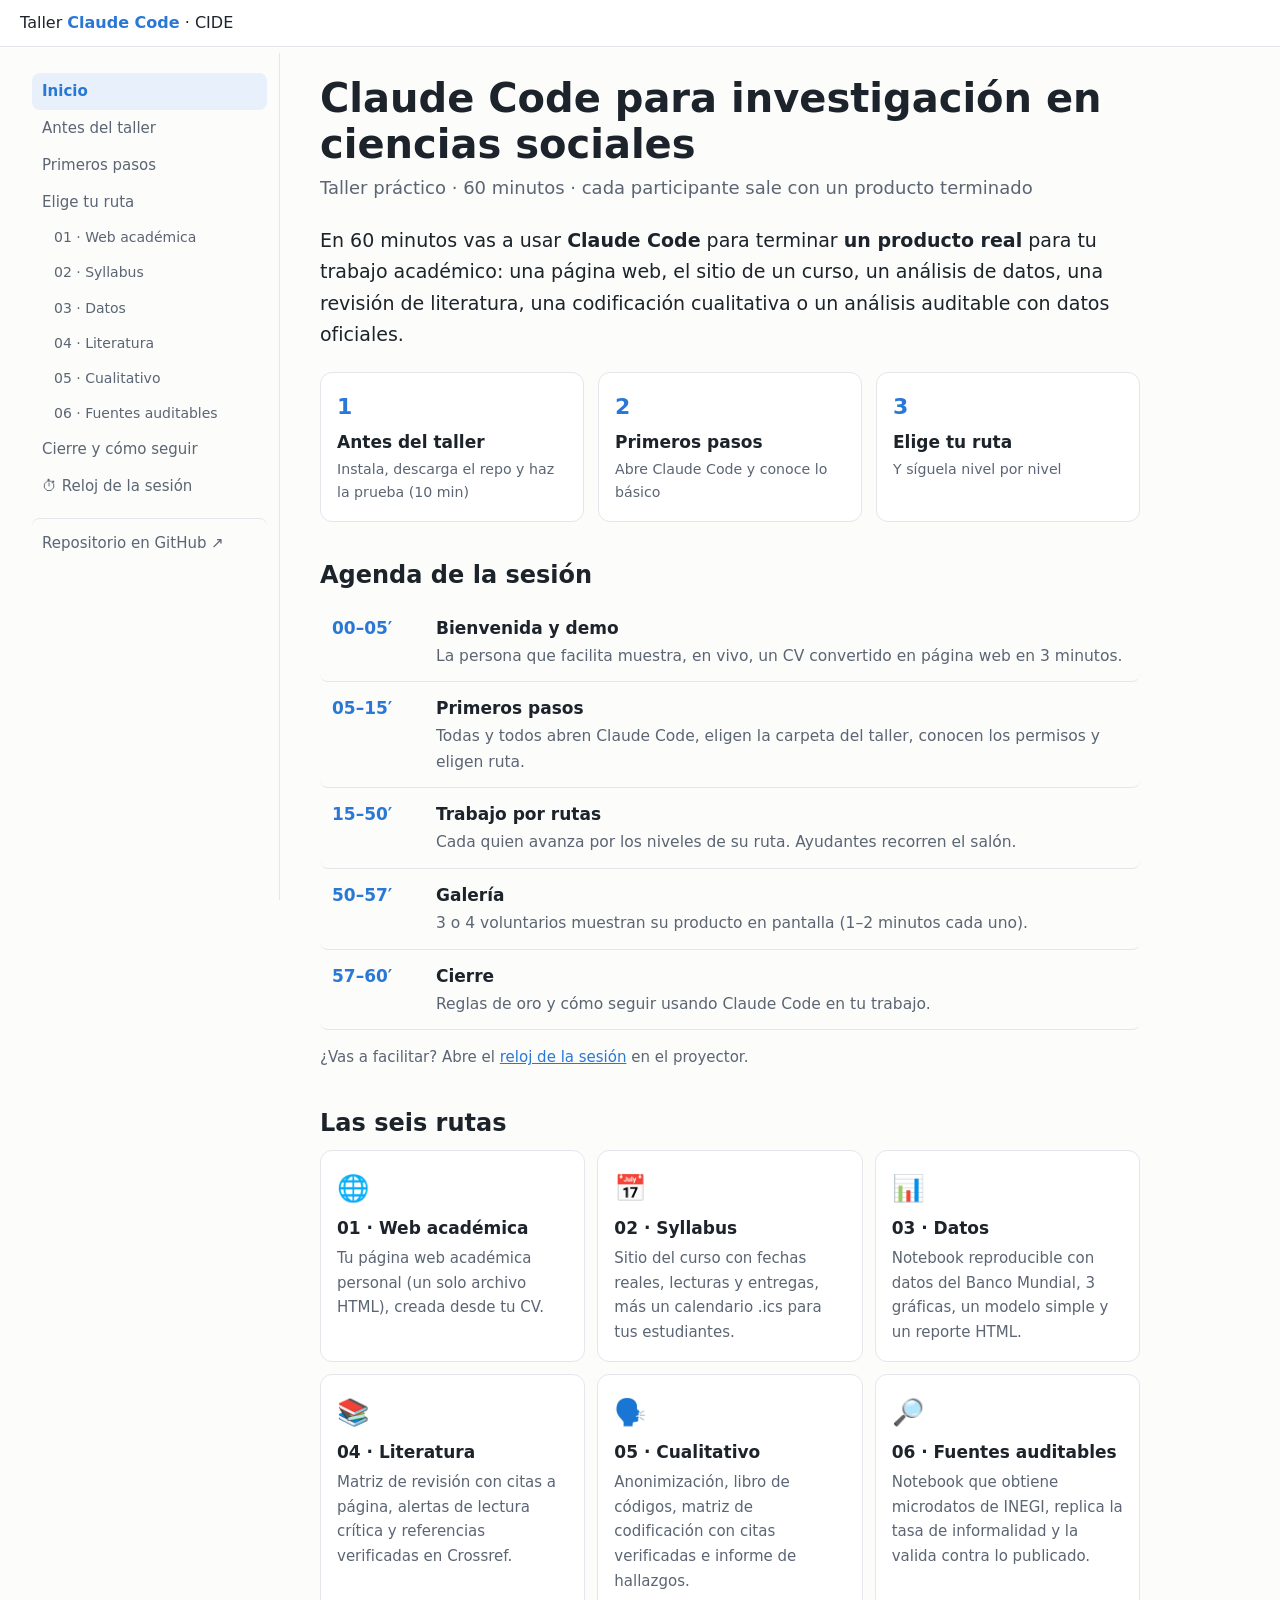
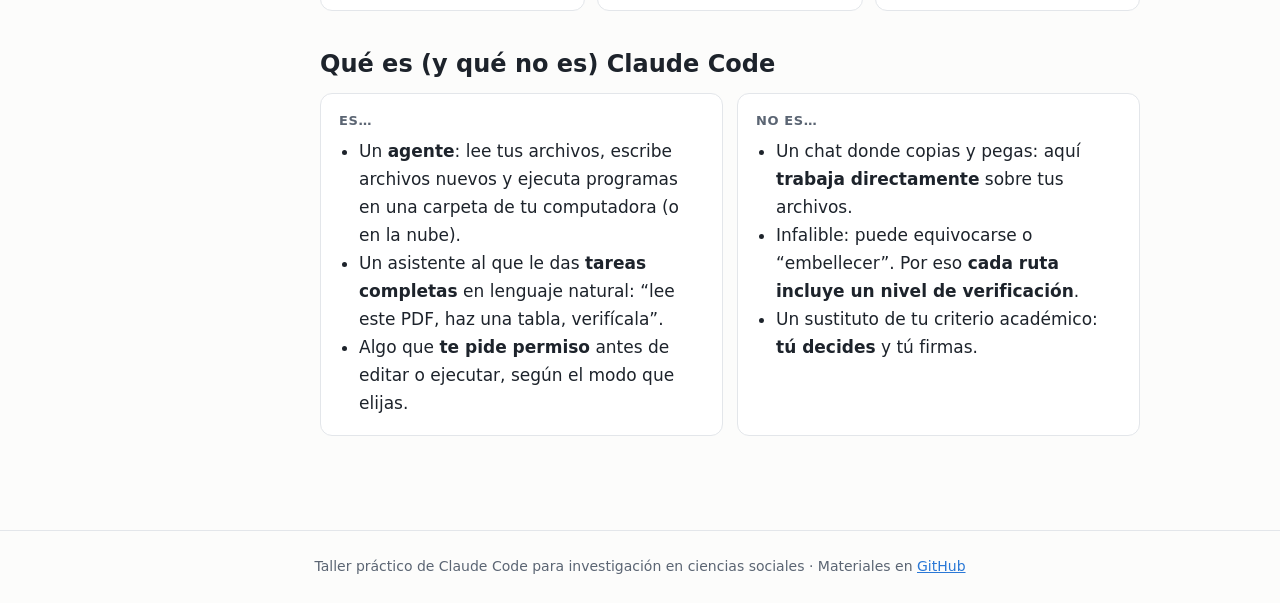
<file: docs/index.html>
<!DOCTYPE html>
<html lang="es"><head><meta charset="UTF-8"><meta name="viewport" content="width=device-width, initial-scale=1">
<title>Claude Code para investigación en ciencias sociales · Taller Claude Code · CIDE</title>
<link rel="stylesheet" href="estilos.css"></head>
<body>
<a class="saltar" href="#contenido">Saltar al contenido</a>
<header class="barra"><a class="marca" href="index.html">Taller <b>Claude Code</b> · CIDE</a>
<button class="menu" aria-expanded="false" aria-controls="nav">☰ Menú</button></header>
<div class="marco">
<nav id="nav" aria-label="Secciones del taller"><a href="index.html" aria-current=page>Inicio</a><a href="antes.html">Antes del taller</a><a href="primeros-pasos.html">Primeros pasos</a><a href="rutas.html">Elige tu ruta</a><a href="ruta-01.html" class=sub>01 · Web académica</a><a href="ruta-02.html" class=sub>02 · Syllabus</a><a href="ruta-03.html" class=sub>03 · Datos</a><a href="ruta-04.html" class=sub>04 · Literatura</a><a href="ruta-05.html" class=sub>05 · Cualitativo</a><a href="ruta-06.html" class=sub>06 · Fuentes auditables</a><a href="cierre.html">Cierre y cómo seguir</a><a href="reloj.html">⏱ Reloj de la sesión</a><a class="repo" href="https://github.com/benjov/taller-claude-code-cide">Repositorio en GitHub ↗</a></nav>
<main id="contenido"><h1>Claude Code para investigación en ciencias sociales</h1><p class="subtitulo">Taller práctico · 60 minutos · cada participante sale con un producto terminado</p>

<p class="lead">En 60 minutos vas a usar <b>Claude Code</b> para terminar <b>un producto real</b> para tu trabajo académico:
una página web, el sitio de un curso, un análisis de datos, una revisión de literatura, una codificación cualitativa o
un análisis auditable con datos oficiales.</p>
<div class="pasos3">
<a href="antes.html"><span>1</span><b>Antes del taller</b><small>Instala, descarga el repo y haz la prueba (10 min)</small></a>
<a href="primeros-pasos.html"><span>2</span><b>Primeros pasos</b><small>Abre Claude Code y conoce lo básico</small></a>
<a href="rutas.html"><span>3</span><b>Elige tu ruta</b><small>Y síguela nivel por nivel</small></a>
</div>
<h2>Agenda de la sesión</h2>
<ol class="agenda" id="agenda"><li data-ini="0" data-fin="5"><span class="t">00–05′</span><div><b>Bienvenida y demo</b><p>La persona que facilita muestra, en vivo, un CV convertido en página web en 3 minutos.</p></div></li><li data-ini="5" data-fin="15"><span class="t">05–15′</span><div><b>Primeros pasos</b><p>Todas y todos abren Claude Code, eligen la carpeta del taller, conocen los permisos y eligen ruta.</p></div></li><li data-ini="15" data-fin="50"><span class="t">15–50′</span><div><b>Trabajo por rutas</b><p>Cada quien avanza por los niveles de su ruta. Ayudantes recorren el salón.</p></div></li><li data-ini="50" data-fin="57"><span class="t">50–57′</span><div><b>Galería</b><p>3 o 4 voluntarios muestran su producto en pantalla (1–2 minutos cada uno).</p></div></li><li data-ini="57" data-fin="60"><span class="t">57–60′</span><div><b>Cierre</b><p>Reglas de oro y cómo seguir usando Claude Code en tu trabajo.</p></div></li></ol>
<p class="nota">¿Vas a facilitar? Abre el <a href="reloj.html">reloj de la sesión</a> en el proyector.</p>
<h2>Las seis rutas</h2><div class="rutas-grid"><a class="ruta-card" href="ruta-01.html"><span class="ico">🌐</span><b>01 · Web académica</b><span>Tu página web académica personal (un solo archivo HTML), creada desde tu CV.</span></a><a class="ruta-card" href="ruta-02.html"><span class="ico">📅</span><b>02 · Syllabus</b><span>Sitio del curso con fechas reales, lecturas y entregas, más un calendario .ics para tus estudiantes.</span></a><a class="ruta-card" href="ruta-03.html"><span class="ico">📊</span><b>03 · Datos</b><span>Notebook reproducible con datos del Banco Mundial, 3 gráficas, un modelo simple y un reporte HTML.</span></a><a class="ruta-card" href="ruta-04.html"><span class="ico">📚</span><b>04 · Literatura</b><span>Matriz de revisión con citas a página, alertas de lectura crítica y referencias verificadas en Crossref.</span></a><a class="ruta-card" href="ruta-05.html"><span class="ico">🗣️</span><b>05 · Cualitativo</b><span>Anonimización, libro de códigos, matriz de codificación con citas verificadas e informe de hallazgos.</span></a><a class="ruta-card" href="ruta-06.html"><span class="ico">🔎</span><b>06 · Fuentes auditables</b><span>Notebook que obtiene microdatos de INEGI, replica la tasa de informalidad y la valida contra lo publicado.</span></a></div>
<h2>Qué es (y qué no es) Claude Code</h2>
<div class="dos-col">
<div class="tarjeta"><p class="et">Es…</p><ul><li>Un <b>agente</b>: lee tus archivos, escribe archivos nuevos y ejecuta programas en una carpeta de tu computadora (o en la nube).</li>
<li>Un asistente al que le das <b>tareas completas</b> en lenguaje natural: “lee este PDF, haz una tabla, verifícala”.</li>
<li>Algo que <b>te pide permiso</b> antes de editar o ejecutar, según el modo que elijas.</li></ul></div>
<div class="tarjeta"><p class="et">No es…</p><ul><li>Un chat donde copias y pegas: aquí <b>trabaja directamente</b> sobre tus archivos.</li>
<li>Infalible: puede equivocarse o “embellecer”. Por eso <b>cada ruta incluye un nivel de verificación</b>.</li>
<li>Un sustituto de tu criterio académico: <b>tú decides</b> y tú firmas.</li></ul></div></div>

</main></div>
<footer>Taller práctico de Claude Code para investigación en ciencias sociales · Materiales en <a href="https://github.com/benjov/taller-claude-code-cide">GitHub</a></footer>
<div class="toast" role="status" aria-live="polite"></div>
<script src="sitio.js"></script></body></html>
</file>
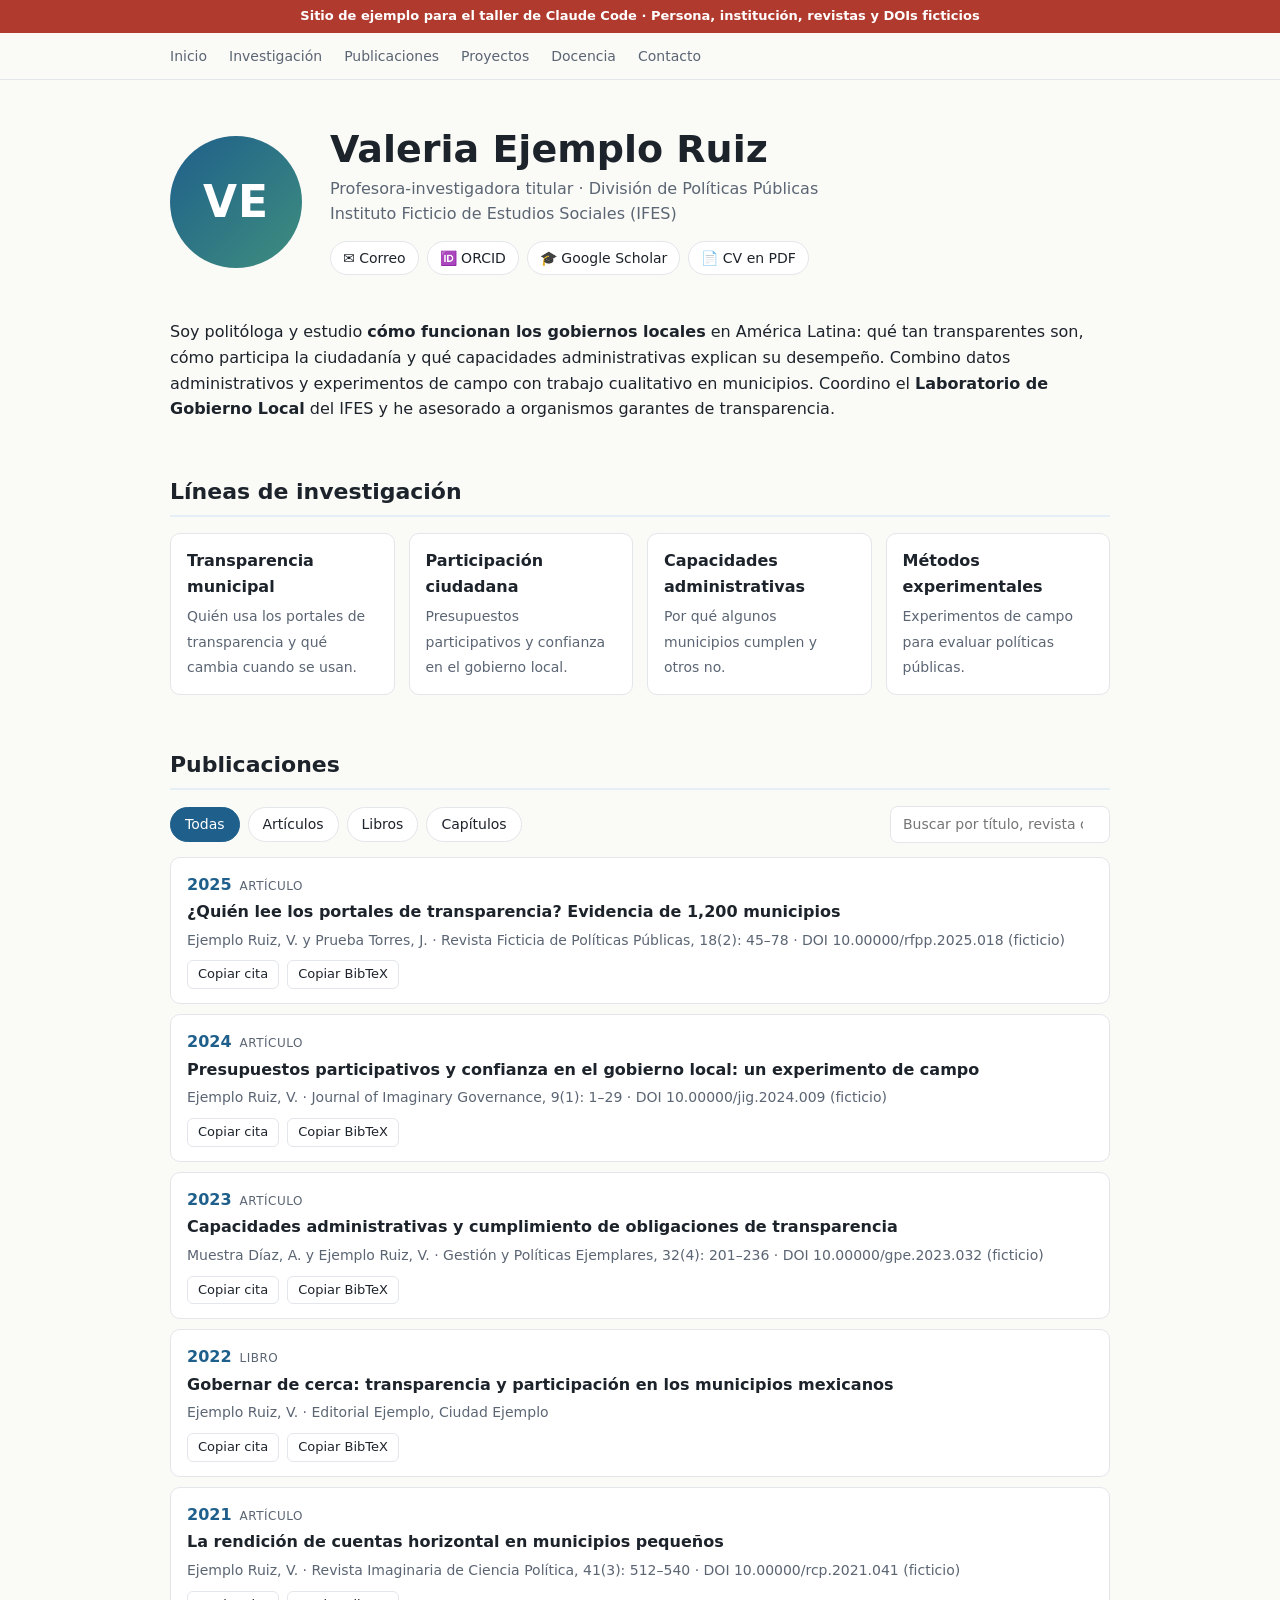
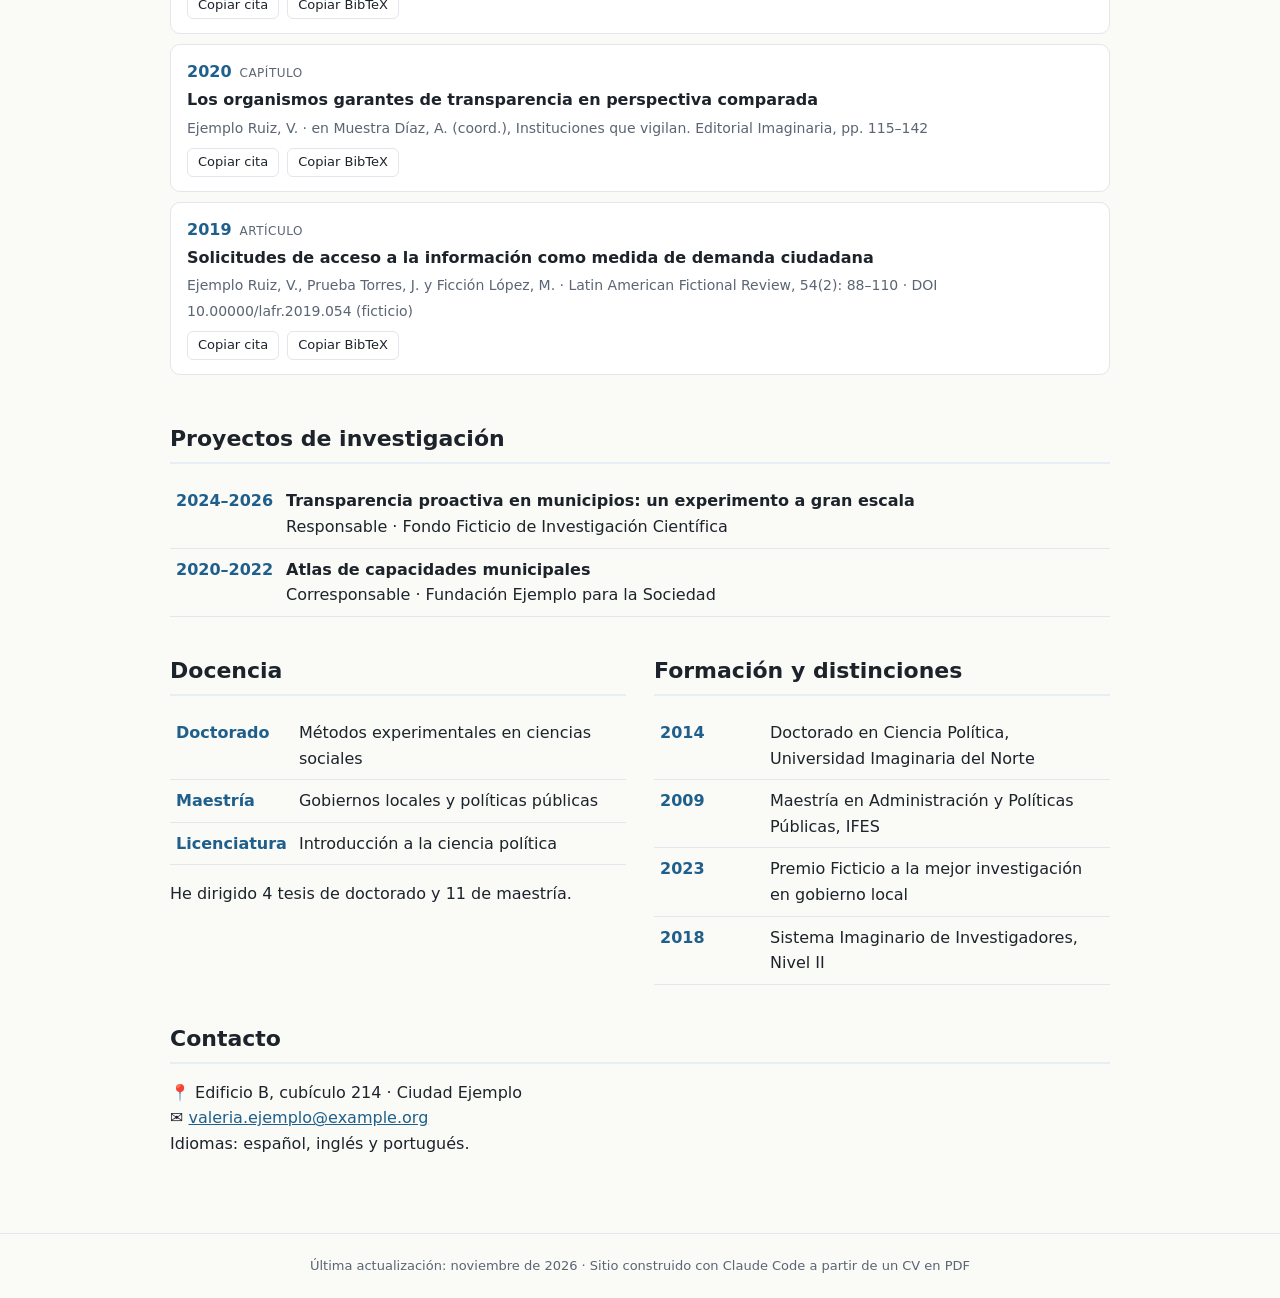
<file: 01-web-academica/ejemplo-final/index.html>
<!DOCTYPE html>
<html lang="es">
<head>
<meta charset="UTF-8">
<meta name="viewport" content="width=device-width, initial-scale=1">
<title>Dra. Valeria Ejemplo Ruiz · Gobiernos locales y transparencia (sitio ficticio)</title>
<meta name="description" content="Sitio académico de ejemplo construido con Claude Code. Persona ficticia.">
<style>
  :root {
    --fondo: #FAFAF7; --superficie: #FFFFFF; --texto: #1D232B; --tenue: #5B6573;
    --acento: #1F5F8B; --acento-suave: #E6EFF6; --borde: #E3E6EA; --aviso: #B03A2E;
    --radio: 10px; --ancho: 980px;
  }
  @media (prefers-color-scheme: dark) {
    :root { --fondo: #12161B; --superficie: #1A2027; --texto: #E7EAEE; --tenue: #9AA5B1;
            --acento: #7FB6E0; --acento-suave: #1F2B36; --borde: #2A323C; --aviso: #E7766B; }
  }
  * { box-sizing: border-box; }
  html { scroll-behavior: smooth; }
  body { margin: 0; font: 16px/1.6 system-ui, -apple-system, "Segoe UI", Roboto, sans-serif;
         background: var(--fondo); color: var(--texto); }
  a { color: var(--acento); }
  .aviso { background: var(--aviso); color: #fff; text-align: center; font-size: 13px; padding: 6px 12px; font-weight: 600; }
  nav { position: sticky; top: 0; z-index: 5; background: color-mix(in srgb, var(--fondo) 92%, transparent);
        backdrop-filter: blur(6px); border-bottom: 1px solid var(--borde); }
  nav ul { max-width: var(--ancho); margin: 0 auto; padding: 0 20px; display: flex; gap: 22px; list-style: none; overflow-x: auto; }
  nav a { display: block; padding: 12px 0; text-decoration: none; color: var(--tenue); font-size: 14px; white-space: nowrap; }
  nav a:hover, nav a:focus-visible { color: var(--acento); }
  main { max-width: var(--ancho); margin: 0 auto; padding: 0 20px 60px; }
  header.perfil { display: grid; grid-template-columns: 132px 1fr; gap: 28px; align-items: center; padding: 48px 0 28px; }
  .avatar { width: 132px; height: 132px; border-radius: 50%; display: grid; place-items: center;
            background: linear-gradient(135deg, var(--acento), #3E8E7E); color: #fff; font-size: 44px; font-weight: 700; letter-spacing: 1px; }
  h1 { margin: 0 0 4px; font-size: clamp(28px, 4vw, 38px); line-height: 1.15; }
  .puesto { margin: 0; color: var(--tenue); }
  .enlaces { display: flex; flex-wrap: wrap; gap: 8px; margin-top: 14px; }
  .chip { display: inline-flex; align-items: center; gap: 6px; padding: 5px 12px; border: 1px solid var(--borde);
          border-radius: 999px; font-size: 14px; text-decoration: none; color: var(--texto); background: var(--superficie); }
  .chip:hover { border-color: var(--acento); color: var(--acento); }
  section { padding-top: 36px; scroll-margin-top: 50px; }
  h2 { font-size: 22px; margin: 0 0 16px; padding-bottom: 6px; border-bottom: 2px solid var(--acento-suave); }
  .lineas { display: grid; grid-template-columns: repeat(auto-fit, minmax(210px, 1fr)); gap: 14px; padding: 0; list-style: none; }
  .lineas li { background: var(--superficie); border: 1px solid var(--borde); border-radius: var(--radio); padding: 14px 16px; }
  .lineas strong { display: block; margin-bottom: 4px; }
  .lineas span { color: var(--tenue); font-size: 14px; }
  .herramientas { display: flex; flex-wrap: wrap; gap: 8px; align-items: center; margin-bottom: 14px; }
  .filtro { border: 1px solid var(--borde); background: var(--superficie); color: var(--texto); border-radius: 999px;
            padding: 5px 14px; font: inherit; font-size: 14px; cursor: pointer; }
  .filtro[aria-pressed="true"] { background: var(--acento); border-color: var(--acento); color: #fff; }
  .buscar { margin-left: auto; padding: 6px 12px; border: 1px solid var(--borde); border-radius: 8px;
            background: var(--superficie); color: var(--texto); font: inherit; font-size: 14px; min-width: 220px; }
  .pubs { list-style: none; padding: 0; margin: 0; }
  .pub { background: var(--superficie); border: 1px solid var(--borde); border-radius: var(--radio); padding: 14px 16px; margin-bottom: 10px; }
  .pub .anio { font-weight: 700; color: var(--acento); margin-right: 8px; }
  .pub .tipo { font-size: 12px; text-transform: uppercase; letter-spacing: .5px; color: var(--tenue); }
  .pub .titulo { font-weight: 600; display: block; margin: 2px 0; }
  .pub .ref { color: var(--tenue); font-size: 14px; }
  .acciones { margin-top: 8px; display: flex; gap: 8px; }
  .acciones button { font: inherit; font-size: 13px; padding: 3px 10px; border-radius: 6px; cursor: pointer;
                     border: 1px solid var(--borde); background: transparent; color: var(--texto); }
  .acciones button:hover { border-color: var(--acento); color: var(--acento); }
  .vacio { color: var(--tenue); font-style: italic; }
  .tabla { width: 100%; border-collapse: collapse; }
  .tabla td { padding: 8px 6px; border-bottom: 1px solid var(--borde); vertical-align: top; }
  .tabla td:first-child { white-space: nowrap; color: var(--acento); font-weight: 600; width: 110px; }
  .dos { display: grid; grid-template-columns: 1fr 1fr; gap: 28px; }
  footer { border-top: 1px solid var(--borde); color: var(--tenue); font-size: 13px; text-align: center; padding: 22px; }
  .toast { position: fixed; bottom: 20px; left: 50%; transform: translateX(-50%); background: var(--texto); color: var(--fondo);
           padding: 8px 16px; border-radius: 8px; font-size: 14px; opacity: 0; transition: opacity .2s; pointer-events: none; }
  .toast.ver { opacity: 1; }
  @media (max-width: 640px) {
    header.perfil { grid-template-columns: 1fr; text-align: center; justify-items: center; }
    .enlaces { justify-content: center; }
    .dos { grid-template-columns: 1fr; }
    .buscar { margin-left: 0; width: 100%; }
  }
  @media print {
    nav, .herramientas, .acciones, .aviso { display: none; }
    body { background: #fff; color: #000; }
    .pub, .lineas li { border: none; padding: 4px 0; }
  }
</style>
</head>
<body>

<div class="aviso" role="note">Sitio de ejemplo para el taller de Claude Code · Persona, institución, revistas y DOIs ficticios</div>

<nav aria-label="Secciones">
  <ul>
    <li><a href="#inicio">Inicio</a></li>
    <li><a href="#investigacion">Investigación</a></li>
    <li><a href="#publicaciones">Publicaciones</a></li>
    <li><a href="#proyectos">Proyectos</a></li>
    <li><a href="#docencia">Docencia</a></li>
    <li><a href="#contacto">Contacto</a></li>
  </ul>
</nav>

<main>
  <header class="perfil" id="inicio">
    <div class="avatar" aria-hidden="true">VE</div>
    <div>
      <h1>Valeria Ejemplo Ruiz</h1>
      <p class="puesto">Profesora-investigadora titular · División de Políticas Públicas<br>Instituto Ficticio de Estudios Sociales (IFES)</p>
      <div class="enlaces">
        <a class="chip" href="mailto:valeria.ejemplo@example.org">✉️ Correo</a>
        <a class="chip" href="#" aria-disabled="true" title="ORCID ficticio">🆔 ORCID</a>
        <a class="chip" href="#" aria-disabled="true" title="Perfil ficticio">🎓 Google Scholar</a>
        <a class="chip" href="../insumos/cv_ficticio.pdf">📄 CV en PDF</a>
      </div>
    </div>
  </header>

  <p>Soy politóloga y estudio <strong>cómo funcionan los gobiernos locales</strong> en América Latina: qué tan transparentes son, cómo participa la ciudadanía y qué capacidades administrativas explican su desempeño. Combino datos administrativos y experimentos de campo con trabajo cualitativo en municipios. Coordino el <strong>Laboratorio de Gobierno Local</strong> del IFES y he asesorado a organismos garantes de transparencia.</p>

  <section id="investigacion">
    <h2>Líneas de investigación</h2>
    <ul class="lineas">
      <li><strong>Transparencia municipal</strong><span>Quién usa los portales de transparencia y qué cambia cuando se usan.</span></li>
      <li><strong>Participación ciudadana</strong><span>Presupuestos participativos y confianza en el gobierno local.</span></li>
      <li><strong>Capacidades administrativas</strong><span>Por qué algunos municipios cumplen y otros no.</span></li>
      <li><strong>Métodos experimentales</strong><span>Experimentos de campo para evaluar políticas públicas.</span></li>
    </ul>
  </section>

  <section id="publicaciones">
    <h2>Publicaciones</h2>
    <div class="herramientas">
      <button class="filtro" data-tipo="todas" aria-pressed="true">Todas</button>
      <button class="filtro" data-tipo="articulo" aria-pressed="false">Artículos</button>
      <button class="filtro" data-tipo="libro" aria-pressed="false">Libros</button>
      <button class="filtro" data-tipo="capitulo" aria-pressed="false">Capítulos</button>
      <input class="buscar" type="search" placeholder="Buscar por título, revista o coautor…" aria-label="Buscar publicaciones">
    </div>
    <ul class="pubs" id="lista-pubs"></ul>
    <p class="vacio" id="sin-resultados" hidden>No hay publicaciones que coincidan con la búsqueda.</p>
  </section>

  <section id="proyectos">
    <h2>Proyectos de investigación</h2>
    <table class="tabla">
      <tr><td>2024–2026</td><td><strong>Transparencia proactiva en municipios: un experimento a gran escala</strong><br><span class="ref">Responsable · Fondo Ficticio de Investigación Científica</span></td></tr>
      <tr><td>2020–2022</td><td><strong>Atlas de capacidades municipales</strong><br><span class="ref">Corresponsable · Fundación Ejemplo para la Sociedad</span></td></tr>
    </table>
  </section>

  <section id="docencia">
    <div class="dos">
      <div>
        <h2>Docencia</h2>
        <table class="tabla">
          <tr><td>Doctorado</td><td>Métodos experimentales en ciencias sociales</td></tr>
          <tr><td>Maestría</td><td>Gobiernos locales y políticas públicas</td></tr>
          <tr><td>Licenciatura</td><td>Introducción a la ciencia política</td></tr>
        </table>
        <p class="ref">He dirigido 4 tesis de doctorado y 11 de maestría.</p>
      </div>
      <div>
        <h2>Formación y distinciones</h2>
        <table class="tabla">
          <tr><td>2014</td><td>Doctorado en Ciencia Política, Universidad Imaginaria del Norte</td></tr>
          <tr><td>2009</td><td>Maestría en Administración y Políticas Públicas, IFES</td></tr>
          <tr><td>2023</td><td>Premio Ficticio a la mejor investigación en gobierno local</td></tr>
          <tr><td>2018</td><td>Sistema Imaginario de Investigadores, Nivel II</td></tr>
        </table>
      </div>
    </div>
  </section>

  <section id="contacto">
    <h2>Contacto</h2>
    <p>📍 Edificio B, cubículo 214 · Ciudad Ejemplo<br>
       ✉️ <a href="mailto:valeria.ejemplo@example.org">valeria.ejemplo@example.org</a><br>
       Idiomas: español, inglés y portugués.</p>
  </section>
</main>

<footer>Última actualización: noviembre de 2026 · Sitio construido con Claude Code a partir de un CV en PDF</footer>
<div class="toast" id="toast" role="status" aria-live="polite"></div>

<script>
  // Datos de publicaciones: editar aquí para actualizar el sitio.
  const PUBLICACIONES = [
    { tipo: "articulo", anio: 2025, autores: "Ejemplo Ruiz, V. y Prueba Torres, J.",
      titulo: "¿Quién lee los portales de transparencia? Evidencia de 1,200 municipios",
      fuente: "Revista Ficticia de Políticas Públicas", vol: "18(2): 45–78", doi: "10.00000/rfpp.2025.018" },
    { tipo: "articulo", anio: 2024, autores: "Ejemplo Ruiz, V.",
      titulo: "Presupuestos participativos y confianza en el gobierno local: un experimento de campo",
      fuente: "Journal of Imaginary Governance", vol: "9(1): 1–29", doi: "10.00000/jig.2024.009" },
    { tipo: "articulo", anio: 2023, autores: "Muestra Díaz, A. y Ejemplo Ruiz, V.",
      titulo: "Capacidades administrativas y cumplimiento de obligaciones de transparencia",
      fuente: "Gestión y Políticas Ejemplares", vol: "32(4): 201–236", doi: "10.00000/gpe.2023.032" },
    { tipo: "libro", anio: 2022, autores: "Ejemplo Ruiz, V.",
      titulo: "Gobernar de cerca: transparencia y participación en los municipios mexicanos",
      fuente: "Editorial Ejemplo", vol: "Ciudad Ejemplo", doi: "" },
    { tipo: "articulo", anio: 2021, autores: "Ejemplo Ruiz, V.",
      titulo: "La rendición de cuentas horizontal en municipios pequeños",
      fuente: "Revista Imaginaria de Ciencia Política", vol: "41(3): 512–540", doi: "10.00000/rcp.2021.041" },
    { tipo: "capitulo", anio: 2020, autores: "Ejemplo Ruiz, V.",
      titulo: "Los organismos garantes de transparencia en perspectiva comparada",
      fuente: "en Muestra Díaz, A. (coord.), Instituciones que vigilan. Editorial Imaginaria", vol: "pp. 115–142", doi: "" },
    { tipo: "articulo", anio: 2019, autores: "Ejemplo Ruiz, V., Prueba Torres, J. y Ficción López, M.",
      titulo: "Solicitudes de acceso a la información como medida de demanda ciudadana",
      fuente: "Latin American Fictional Review", vol: "54(2): 88–110", doi: "10.00000/lafr.2019.054" },
  ];
  const ETIQUETA = { articulo: "Artículo", libro: "Libro", capitulo: "Capítulo" };

  const cita = p => `${p.autores} (${p.anio}). ${p.titulo}. ${p.fuente}, ${p.vol}.${p.doi ? " https://doi.org/" + p.doi : ""}`;
  const bibtex = p => {
    const clave = p.autores.split(",")[0].replace(/\s+/g, "") + p.anio;
    const tipo = { articulo: "article", libro: "book", capitulo: "incollection" }[p.tipo];
    const campo = { articulo: "journal", libro: "publisher", capitulo: "booktitle" }[p.tipo];
    return `@${tipo}{${clave},\n  author = {${p.autores.replace(/ y /g, " and ")}},\n  title = {${p.titulo}},\n  ${campo} = {${p.fuente}},\n  year = {${p.anio}}${p.doi ? `,\n  doi = {${p.doi}}` : ""}\n}`;
  };

  const lista = document.getElementById("lista-pubs");
  const buscar = document.querySelector(".buscar");
  const toast = document.getElementById("toast");
  let tipoActivo = "todas";

  function pintar() {
    const q = buscar.value.trim().toLowerCase();
    const visibles = PUBLICACIONES.filter(p =>
      (tipoActivo === "todas" || p.tipo === tipoActivo) &&
      (!q || [p.titulo, p.fuente, p.autores].join(" ").toLowerCase().includes(q)));
    lista.innerHTML = "";
    visibles.forEach(p => {
      const li = document.createElement("li");
      li.className = "pub";
      li.innerHTML = `<span class="anio">${p.anio}</span><span class="tipo">${ETIQUETA[p.tipo]}</span>
        <span class="titulo"></span><span class="ref"></span>
        <div class="acciones"><button data-a="cita">Copiar cita</button><button data-a="bib">Copiar BibTeX</button></div>`;
      li.querySelector(".titulo").textContent = p.titulo;
      li.querySelector(".ref").textContent = `${p.autores} · ${p.fuente}, ${p.vol}${p.doi ? " · DOI " + p.doi + " (ficticio)" : ""}`;
      li.querySelector('[data-a="cita"]').onclick = () => copiar(cita(p), "Cita copiada");
      li.querySelector('[data-a="bib"]').onclick = () => copiar(bibtex(p), "BibTeX copiado");
      lista.appendChild(li);
    });
    document.getElementById("sin-resultados").hidden = visibles.length > 0;
  }

  function copiar(texto, mensaje) {
    navigator.clipboard?.writeText(texto).then(() => avisar(mensaje), () => avisar("No se pudo copiar"));
  }
  function avisar(m) { toast.textContent = m; toast.classList.add("ver"); setTimeout(() => toast.classList.remove("ver"), 1600); }

  document.querySelectorAll(".filtro").forEach(b => b.addEventListener("click", () => {
    tipoActivo = b.dataset.tipo;
    document.querySelectorAll(".filtro").forEach(x => x.setAttribute("aria-pressed", x === b));
    pintar();
  }));
  buscar.addEventListener("input", pintar);
  document.querySelectorAll('a[aria-disabled="true"]').forEach(a => a.addEventListener("click", e => { e.preventDefault(); avisar("Enlace ficticio"); }));
  pintar();
</script>
</body>
</html>
</file>
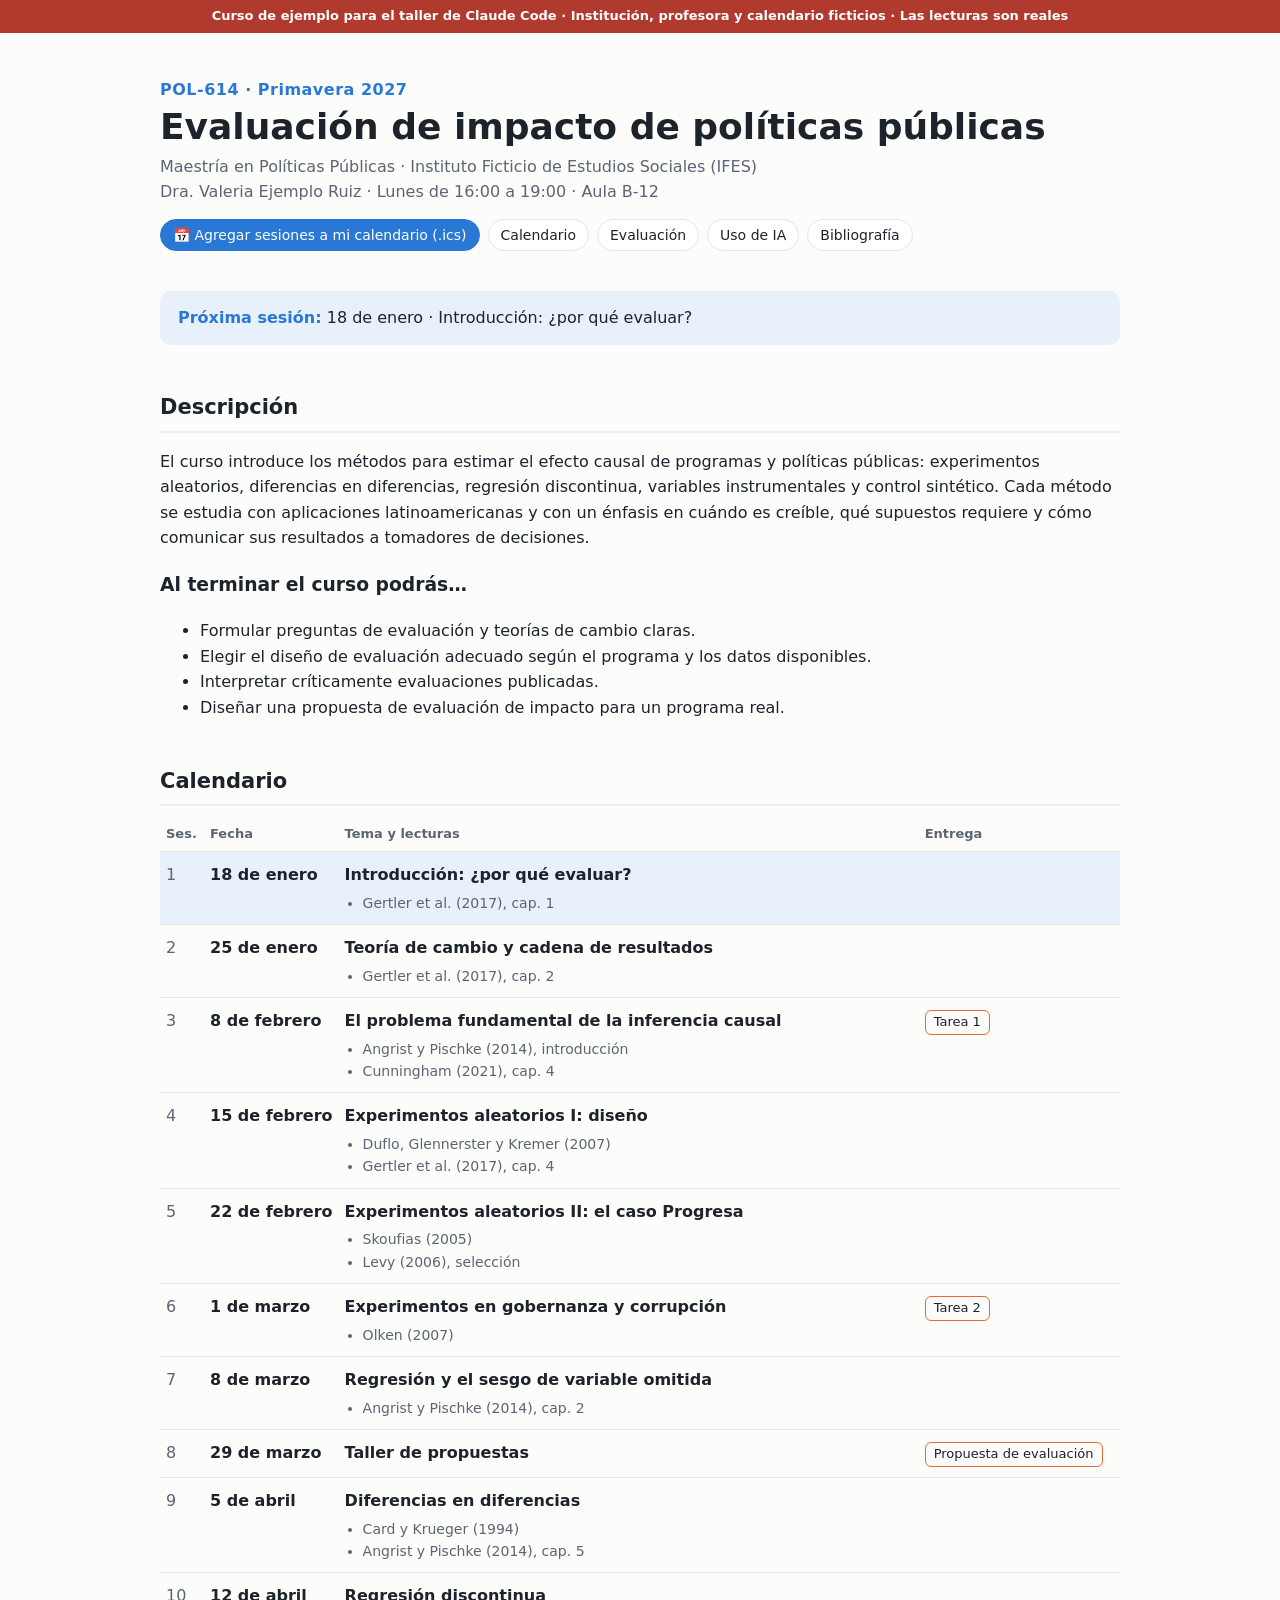
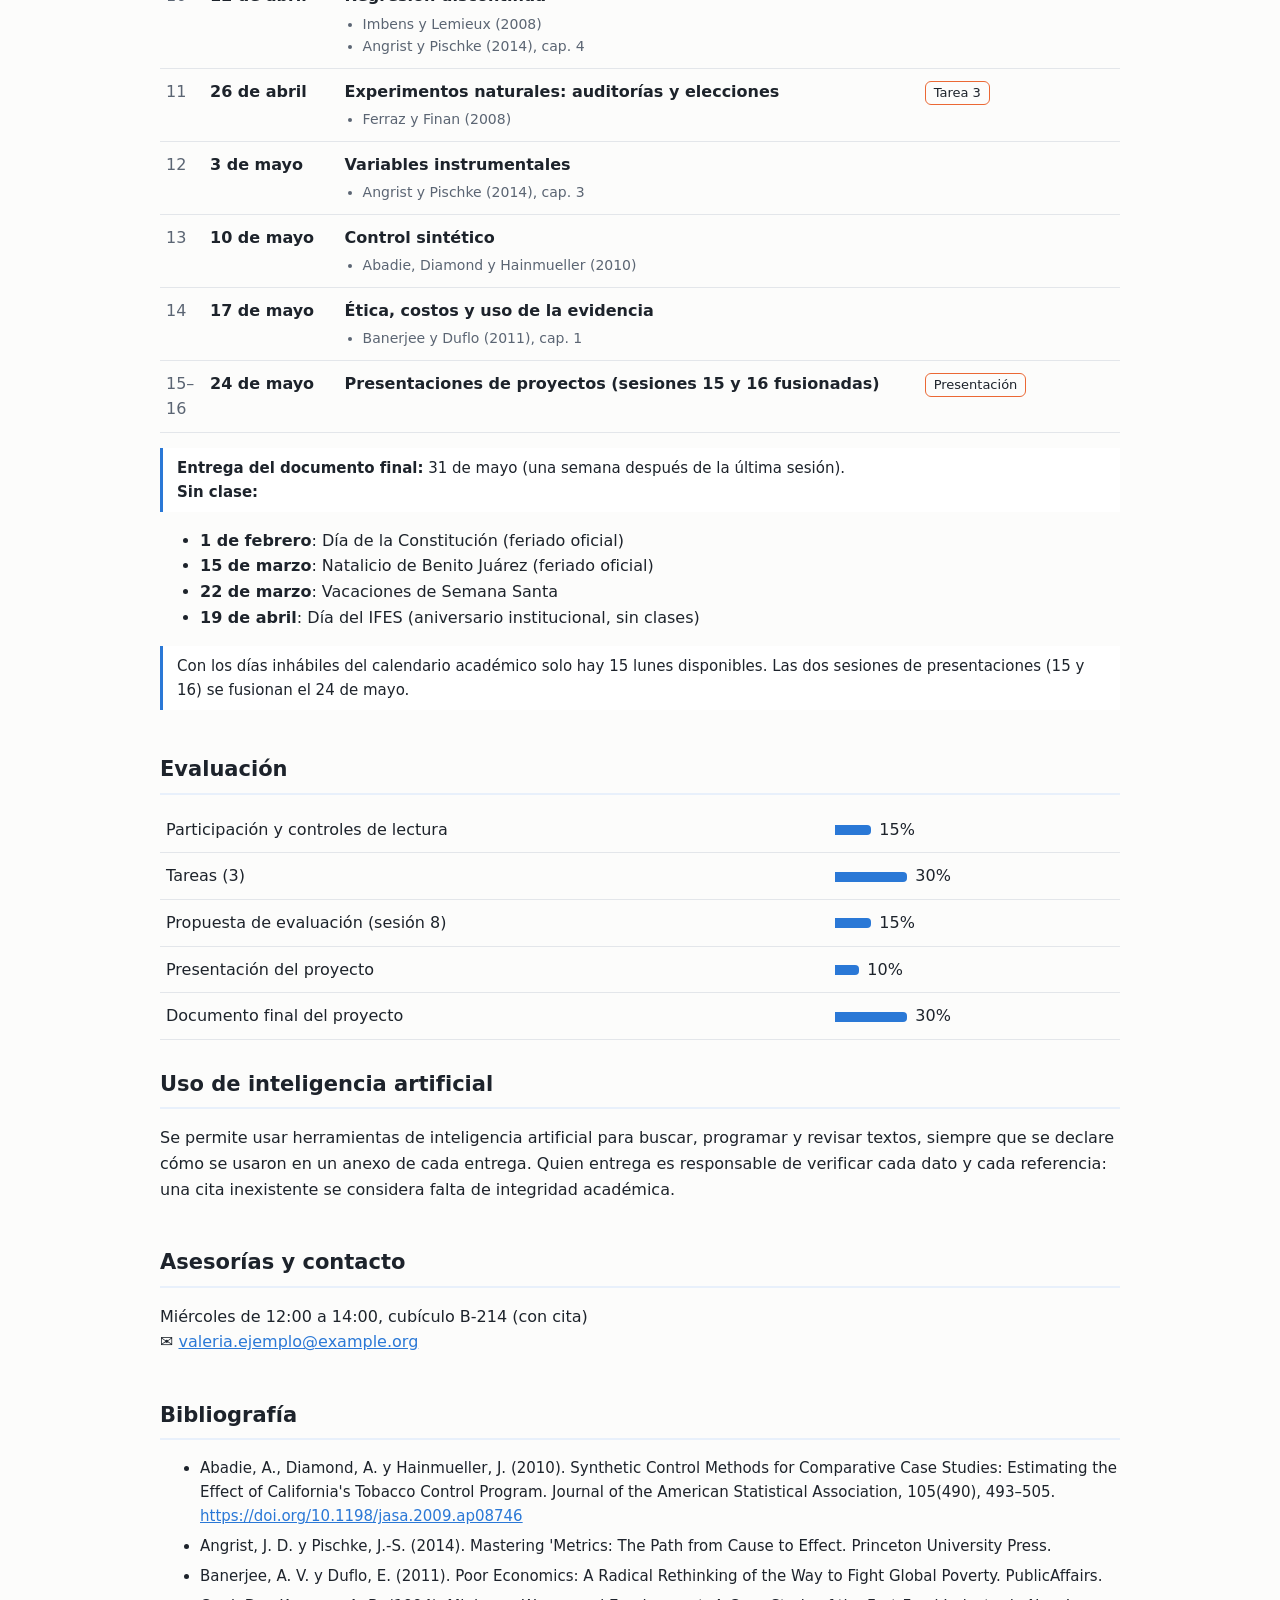
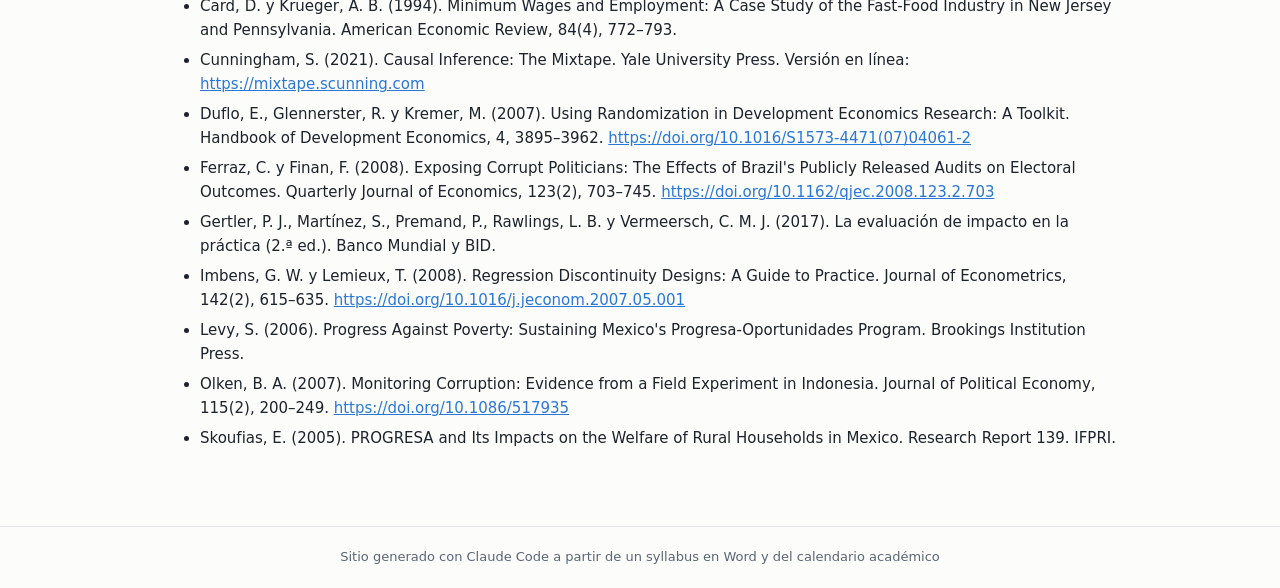
<file: 02-syllabus/ejemplo-final/index.html>
<!DOCTYPE html>
<html lang="es"><head><meta charset="UTF-8"><meta name="viewport" content="width=device-width, initial-scale=1">
<title>POL-614 · Evaluación de impacto de políticas públicas (curso ficticio)</title>
<style>
:root{--fondo:#fcfcfb;--sup:#fff;--texto:#1d232b;--tenue:#5b6573;--acento:#2a78d6;--suave:#e8f0fb;--borde:#e3e6ea;--aviso:#b03a2e;--entrega:#eb6834}
@media (prefers-color-scheme:dark){:root{--fondo:#1a1a19;--sup:#222220;--texto:#f0efec;--tenue:#c3c2b7;--acento:#3987e5;--suave:#24303d;--borde:#383835;--aviso:#e7766b;--entrega:#d95926}}
*{box-sizing:border-box} body{margin:0;font:16px/1.6 system-ui,-apple-system,"Segoe UI",Roboto,sans-serif;background:var(--fondo);color:var(--texto)}
a{color:var(--acento)} .aviso{background:var(--aviso);color:#fff;text-align:center;font-size:13px;font-weight:600;padding:6px}
main{max-width:1000px;margin:0 auto;padding:24px 20px 60px} header{padding:20px 0 8px}
.clave{color:var(--acento);font-weight:700;letter-spacing:.5px} h1{margin:4px 0 6px;font-size:clamp(26px,4vw,36px);line-height:1.15}
.meta{color:var(--tenue);margin:0} .chips{display:flex;flex-wrap:wrap;gap:8px;margin:14px 0}
.chip{border:1px solid var(--borde);background:var(--sup);border-radius:999px;padding:4px 12px;font-size:14px;text-decoration:none;color:var(--texto)}
.chip.prim{background:var(--acento);border-color:var(--acento);color:#fff}
.proxima{background:var(--suave);border-radius:10px;padding:14px 18px;margin:18px 0} .proxima b{color:var(--acento)}
section{padding-top:28px} h2{font-size:21px;margin:0 0 12px;padding-bottom:6px;border-bottom:2px solid var(--suave)}
table{width:100%;border-collapse:collapse} th{text-align:left;font-size:13px;color:var(--tenue);font-weight:600;border-bottom:1px solid var(--borde);padding:6px}
td{padding:10px 6px;border-bottom:1px solid var(--borde);vertical-align:top} td.num{color:var(--tenue);width:44px} td.fecha{white-space:nowrap;font-weight:600;width:120px}
td ul{margin:4px 0 0;padding-left:18px;color:var(--tenue);font-size:14px} tr.pasada{opacity:.55} tr.hoy td{background:var(--suave)}
.entrega{display:inline-block;border:1px solid var(--entrega);color:var(--texto);border-radius:6px;padding:1px 8px;font-size:13px;white-space:nowrap}
.pct{white-space:nowrap;font-variant-numeric:tabular-nums} .barra{display:inline-block;height:10px;border-radius:0 4px 4px 0;background:var(--acento);margin-right:8px;vertical-align:middle}
.nota{border-left:3px solid var(--acento);padding:8px 14px;background:var(--sup);font-size:15px} .det{color:var(--tenue)}
.biblio li{margin-bottom:6px;font-size:15px} footer{text-align:center;color:var(--tenue);font-size:13px;padding:20px;border-top:1px solid var(--borde)}
@media (max-width:640px){td.num{display:none} td.fecha{width:auto} th:first-child{display:none}}
@media print{.aviso,.chips,.proxima{display:none} body{background:#fff;color:#000}}
</style></head><body>
<div class="aviso" role="note">Curso de ejemplo para el taller de Claude Code · Institución, profesora y calendario ficticios · Las lecturas son reales</div>
<main>
<header>
 <div class="clave">POL-614 · Primavera 2027</div>
 <h1>Evaluación de impacto de políticas públicas</h1>
 <p class="meta">Maestría en Políticas Públicas · Instituto Ficticio de Estudios Sociales (IFES)<br>Dra. Valeria Ejemplo Ruiz · Lunes de 16:00 a 19:00 · Aula B-12</p>
 <div class="chips">
  <a class="chip prim" href="calendario_POL614.ics" download>📅 Agregar sesiones a mi calendario (.ics)</a>
  <a class="chip" href="#calendario">Calendario</a><a class="chip" href="#evaluacion">Evaluación</a>
  <a class="chip" href="#ia">Uso de IA</a><a class="chip" href="#bibliografia">Bibliografía</a>
 </div>
</header>
<div class="proxima" id="proxima" aria-live="polite"></div>
<section><h2>Descripción</h2><p>El curso introduce los métodos para estimar el efecto causal de programas y políticas públicas: experimentos aleatorios, diferencias en diferencias, regresión discontinua, variables instrumentales y control sintético. Cada método se estudia con aplicaciones latinoamericanas y con un énfasis en cuándo es creíble, qué supuestos requiere y cómo comunicar sus resultados a tomadores de decisiones.</p>
<h3>Al terminar el curso podrás…</h3><ul><li>Formular preguntas de evaluación y teorías de cambio claras.</li><li>Elegir el diseño de evaluación adecuado según el programa y los datos disponibles.</li><li>Interpretar críticamente evaluaciones publicadas.</li><li>Diseñar una propuesta de evaluación de impacto para un programa real.</li></ul></section>
<section id="calendario"><h2>Calendario</h2>
<table><thead><tr><th>Ses.</th><th>Fecha</th><th>Tema y lecturas</th><th>Entrega</th></tr></thead><tbody><tr data-fecha='2027-01-18'><td class=num>1</td><td class=fecha>18 de enero</td><td><strong>Introducción: ¿por qué evaluar?</strong><ul><li>Gertler et al. (2017), cap. 1</li></ul></td><td></td></tr><tr data-fecha='2027-01-25'><td class=num>2</td><td class=fecha>25 de enero</td><td><strong>Teoría de cambio y cadena de resultados</strong><ul><li>Gertler et al. (2017), cap. 2</li></ul></td><td></td></tr><tr data-fecha='2027-02-08'><td class=num>3</td><td class=fecha>8 de febrero</td><td><strong>El problema fundamental de la inferencia causal</strong><ul><li>Angrist y Pischke (2014), introducción</li><li>Cunningham (2021), cap. 4</li></ul></td><td><span class=entrega>Tarea 1</span></td></tr><tr data-fecha='2027-02-15'><td class=num>4</td><td class=fecha>15 de febrero</td><td><strong>Experimentos aleatorios I: diseño</strong><ul><li>Duflo, Glennerster y Kremer (2007)</li><li>Gertler et al. (2017), cap. 4</li></ul></td><td></td></tr><tr data-fecha='2027-02-22'><td class=num>5</td><td class=fecha>22 de febrero</td><td><strong>Experimentos aleatorios II: el caso Progresa</strong><ul><li>Skoufias (2005)</li><li>Levy (2006), selección</li></ul></td><td></td></tr><tr data-fecha='2027-03-01'><td class=num>6</td><td class=fecha>1 de marzo</td><td><strong>Experimentos en gobernanza y corrupción</strong><ul><li>Olken (2007)</li></ul></td><td><span class=entrega>Tarea 2</span></td></tr><tr data-fecha='2027-03-08'><td class=num>7</td><td class=fecha>8 de marzo</td><td><strong>Regresión y el sesgo de variable omitida</strong><ul><li>Angrist y Pischke (2014), cap. 2</li></ul></td><td></td></tr><tr data-fecha='2027-03-29'><td class=num>8</td><td class=fecha>29 de marzo</td><td><strong>Taller de propuestas</strong></td><td><span class=entrega>Propuesta de evaluación</span></td></tr><tr data-fecha='2027-04-05'><td class=num>9</td><td class=fecha>5 de abril</td><td><strong>Diferencias en diferencias</strong><ul><li>Card y Krueger (1994)</li><li>Angrist y Pischke (2014), cap. 5</li></ul></td><td></td></tr><tr data-fecha='2027-04-12'><td class=num>10</td><td class=fecha>12 de abril</td><td><strong>Regresión discontinua</strong><ul><li>Imbens y Lemieux (2008)</li><li>Angrist y Pischke (2014), cap. 4</li></ul></td><td></td></tr><tr data-fecha='2027-04-26'><td class=num>11</td><td class=fecha>26 de abril</td><td><strong>Experimentos naturales: auditorías y elecciones</strong><ul><li>Ferraz y Finan (2008)</li></ul></td><td><span class=entrega>Tarea 3</span></td></tr><tr data-fecha='2027-05-03'><td class=num>12</td><td class=fecha>3 de mayo</td><td><strong>Variables instrumentales</strong><ul><li>Angrist y Pischke (2014), cap. 3</li></ul></td><td></td></tr><tr data-fecha='2027-05-10'><td class=num>13</td><td class=fecha>10 de mayo</td><td><strong>Control sintético</strong><ul><li>Abadie, Diamond y Hainmueller (2010)</li></ul></td><td></td></tr><tr data-fecha='2027-05-17'><td class=num>14</td><td class=fecha>17 de mayo</td><td><strong>Ética, costos y uso de la evidencia</strong><ul><li>Banerjee y Duflo (2011), cap. 1</li></ul></td><td></td></tr><tr data-fecha='2027-05-24'><td class=num>15–16</td><td class=fecha>24 de mayo</td><td><strong>Presentaciones de proyectos (sesiones 15 y 16 fusionadas)</strong></td><td><span class=entrega>Presentación</span></td></tr></tbody></table>
<p class="nota"><strong>Entrega del documento final:</strong> 31 de mayo (una semana después de la última sesión).<br>
<strong>Sin clase:</strong></p><ul><li><strong>1 de febrero</strong>: Día de la Constitución (feriado oficial)</li><li><strong>15 de marzo</strong>: Natalicio de Benito Juárez (feriado oficial)</li><li><strong>22 de marzo</strong>: Vacaciones de Semana Santa</li><li><strong>19 de abril</strong>: Día del IFES (aniversario institucional, sin clases)</li></ul>
<p class="nota">Con los días inhábiles del calendario académico solo hay 15 lunes disponibles. Las dos sesiones de presentaciones (15 y 16) se fusionan el 24 de mayo.</p>
</section>
<section id="evaluacion"><h2>Evaluación</h2><table><tbody><tr><td>Participación y controles de lectura</td><td class=pct><span class=barra style='width:36.0px'></span>15%</td></tr><tr><td>Tareas (3)</td><td class=pct><span class=barra style='width:72.0px'></span>30%</td></tr><tr><td>Propuesta de evaluación (sesión 8)</td><td class=pct><span class=barra style='width:36.0px'></span>15%</td></tr><tr><td>Presentación del proyecto</td><td class=pct><span class=barra style='width:24.0px'></span>10%</td></tr><tr><td>Documento final del proyecto</td><td class=pct><span class=barra style='width:72.0px'></span>30%</td></tr></tbody></table></section>
<section id="ia"><h2>Uso de inteligencia artificial</h2><p>Se permite usar herramientas de inteligencia artificial para buscar, programar y revisar textos, siempre que se declare cómo se usaron en un anexo de cada entrega. Quien entrega es responsable de verificar cada dato y cada referencia: una cita inexistente se considera falta de integridad académica.</p></section>
<section><h2>Asesorías y contacto</h2><p>Miércoles de 12:00 a 14:00, cubículo B-214 (con cita)<br>✉️ <a href="mailto:valeria.ejemplo@example.org">valeria.ejemplo@example.org</a></p></section>
<section id="bibliografia"><h2>Bibliografía</h2><ul class="biblio"><li>Abadie, A., Diamond, A. y Hainmueller, J. (2010). Synthetic Control Methods for Comparative Case Studies: Estimating the Effect of California&#x27;s Tobacco Control Program. Journal of the American Statistical Association, 105(490), 493–505. <a href="https://doi.org/10.1198/jasa.2009.ap08746">https://doi.org/10.1198/jasa.2009.ap08746</a></li><li>Angrist, J. D. y Pischke, J.-S. (2014). Mastering &#x27;Metrics: The Path from Cause to Effect. Princeton University Press.</li><li>Banerjee, A. V. y Duflo, E. (2011). Poor Economics: A Radical Rethinking of the Way to Fight Global Poverty. PublicAffairs.</li><li>Card, D. y Krueger, A. B. (1994). Minimum Wages and Employment: A Case Study of the Fast-Food Industry in New Jersey and Pennsylvania. American Economic Review, 84(4), 772–793.</li><li>Cunningham, S. (2021). Causal Inference: The Mixtape. Yale University Press. Versión en línea: <a href="https://mixtape.scunning.com">https://mixtape.scunning.com</a></li><li>Duflo, E., Glennerster, R. y Kremer, M. (2007). Using Randomization in Development Economics Research: A Toolkit. Handbook of Development Economics, 4, 3895–3962. <a href="https://doi.org/10.1016/S1573-4471(07)04061-2">https://doi.org/10.1016/S1573-4471(07)04061-2</a></li><li>Ferraz, C. y Finan, F. (2008). Exposing Corrupt Politicians: The Effects of Brazil&#x27;s Publicly Released Audits on Electoral Outcomes. Quarterly Journal of Economics, 123(2), 703–745. <a href="https://doi.org/10.1162/qjec.2008.123.2.703">https://doi.org/10.1162/qjec.2008.123.2.703</a></li><li>Gertler, P. J., Martínez, S., Premand, P., Rawlings, L. B. y Vermeersch, C. M. J. (2017). La evaluación de impacto en la práctica (2.ª ed.). Banco Mundial y BID.</li><li>Imbens, G. W. y Lemieux, T. (2008). Regression Discontinuity Designs: A Guide to Practice. Journal of Econometrics, 142(2), 615–635. <a href="https://doi.org/10.1016/j.jeconom.2007.05.001">https://doi.org/10.1016/j.jeconom.2007.05.001</a></li><li>Levy, S. (2006). Progress Against Poverty: Sustaining Mexico&#x27;s Progresa-Oportunidades Program. Brookings Institution Press.</li><li>Olken, B. A. (2007). Monitoring Corruption: Evidence from a Field Experiment in Indonesia. Journal of Political Economy, 115(2), 200–249. <a href="https://doi.org/10.1086/517935">https://doi.org/10.1086/517935</a></li><li>Skoufias, E. (2005). PROGRESA and Its Impacts on the Welfare of Rural Households in Mexico. Research Report 139. IFPRI.</li></ul></section>
</main>
<footer>Sitio generado con Claude Code a partir de un syllabus en Word y del calendario académico</footer>
<script>
 const hoy = new Date().toISOString().slice(0,10);
 const filas = [...document.querySelectorAll('tr[data-fecha]')];
 let prox = null;
 filas.forEach(f => { if (f.dataset.fecha < hoy) f.classList.add('pasada'); else if (!prox) prox = f; });
 const caja = document.getElementById('proxima');
 if (prox) { prox.classList.add('hoy');
   caja.innerHTML = '<b>Próxima sesión:</b> ' + prox.querySelector('.fecha').textContent + ' · ' + prox.querySelector('strong').textContent; }
 else { caja.textContent = 'El curso ha concluido.'; }
</script>
</body></html>
</file>
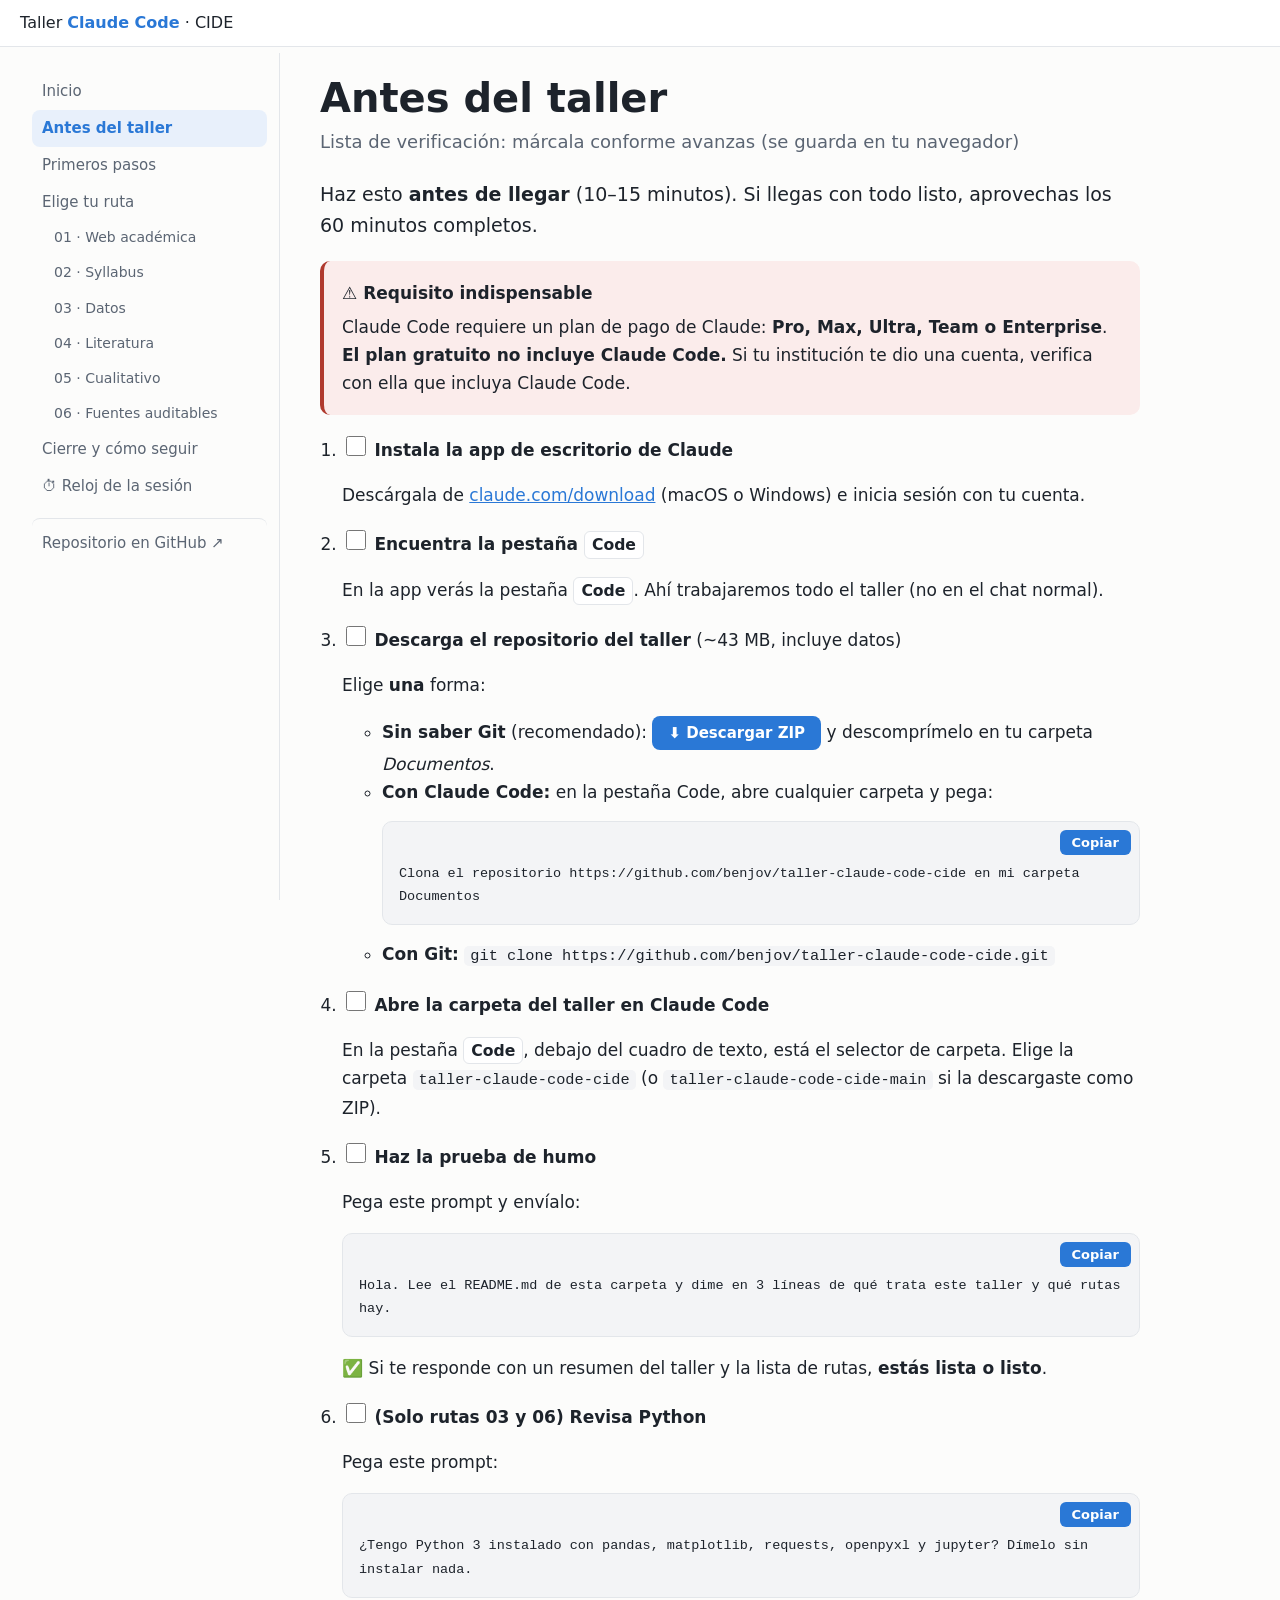
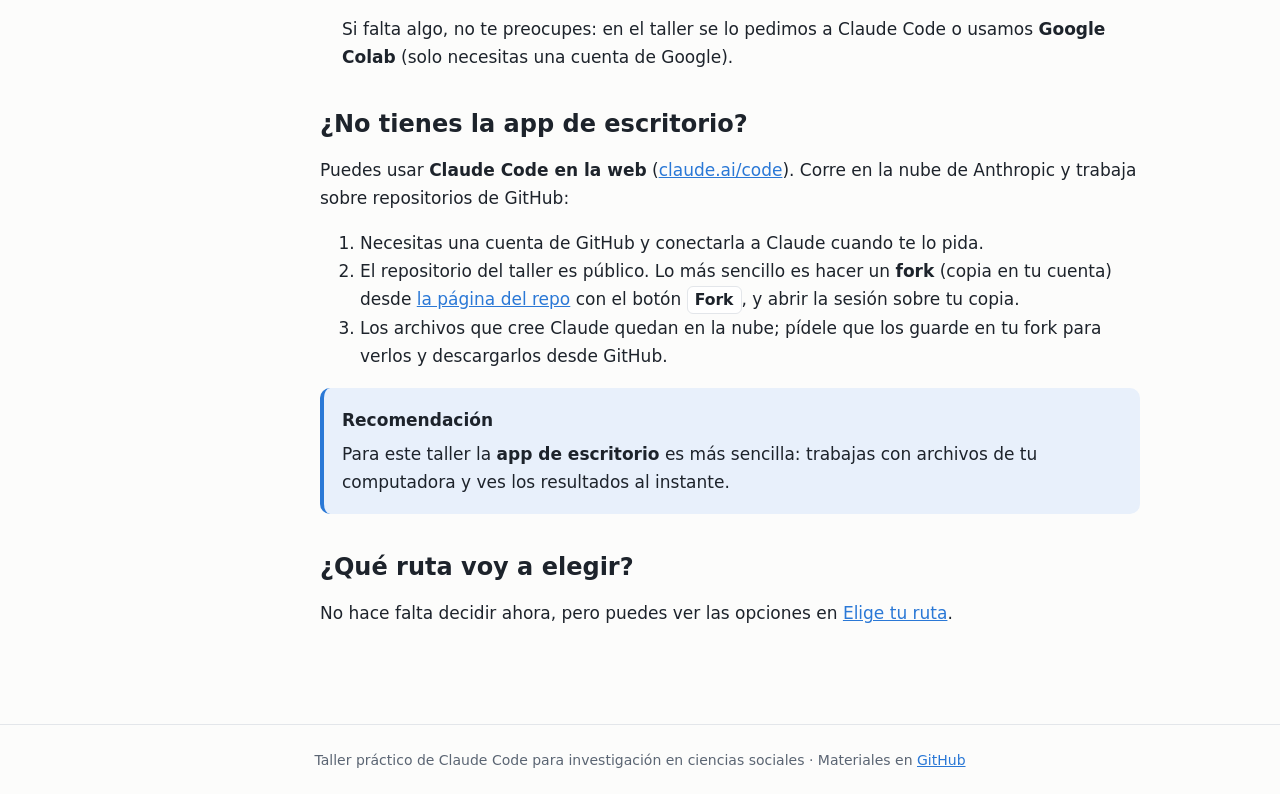
<file: docs/antes.html>
<!DOCTYPE html>
<html lang="es"><head><meta charset="UTF-8"><meta name="viewport" content="width=device-width, initial-scale=1">
<title>Antes del taller · Taller Claude Code · CIDE</title>
<link rel="stylesheet" href="estilos.css"></head>
<body>
<a class="saltar" href="#contenido">Saltar al contenido</a>
<header class="barra"><a class="marca" href="index.html">Taller <b>Claude Code</b> · CIDE</a>
<button class="menu" aria-expanded="false" aria-controls="nav">☰ Menú</button></header>
<div class="marco">
<nav id="nav" aria-label="Secciones del taller"><a href="index.html">Inicio</a><a href="antes.html" aria-current=page>Antes del taller</a><a href="primeros-pasos.html">Primeros pasos</a><a href="rutas.html">Elige tu ruta</a><a href="ruta-01.html" class=sub>01 · Web académica</a><a href="ruta-02.html" class=sub>02 · Syllabus</a><a href="ruta-03.html" class=sub>03 · Datos</a><a href="ruta-04.html" class=sub>04 · Literatura</a><a href="ruta-05.html" class=sub>05 · Cualitativo</a><a href="ruta-06.html" class=sub>06 · Fuentes auditables</a><a href="cierre.html">Cierre y cómo seguir</a><a href="reloj.html">⏱ Reloj de la sesión</a><a class="repo" href="https://github.com/benjov/taller-claude-code-cide">Repositorio en GitHub ↗</a></nav>
<main id="contenido"><h1>Antes del taller</h1><p class="subtitulo">Lista de verificación: márcala conforme avanzas (se guarda en tu navegador)</p>

<p class="lead">Haz esto <b>antes de llegar</b> (10–15 minutos). Si llegas con todo listo, aprovechas los 60 minutos completos.</p>
<div class="caja aviso"><p class="caja-t">⚠️ Requisito indispensable</p><p>Claude Code requiere un plan de pago de Claude: <b>Pro, Max, Ultra, Team o Enterprise</b>. <b>El plan gratuito no incluye Claude Code.</b> Si tu institución te dio una cuenta, verifica con ella que incluya Claude Code.</p></div>
<ol class="checklist">
<li><label><input type="checkbox" data-clave="antes-1"> <b>Instala la app de escritorio de Claude</b></label>
<p>Descárgala de <a href="https://claude.com/download">claude.com/download</a> (macOS o Windows) e inicia sesión con tu cuenta.</p></li>
<li><label><input type="checkbox" data-clave="antes-2"> <b>Encuentra la pestaña <span class="ui">Code</span></b></label>
<p>En la app verás la pestaña <span class="ui">Code</span>. Ahí trabajaremos todo el taller (no en el chat normal).</p></li>
<li><label><input type="checkbox" data-clave="antes-3"> <b>Descarga el repositorio del taller</b> (~43 MB, incluye datos)</label>
<p>Elige <b>una</b> forma:</p>
<ul><li><b>Sin saber Git</b> (recomendado): <a class="boton" href="https://github.com/benjov/taller-claude-code-cide/archive/refs/heads/main.zip">⬇ Descargar ZIP</a> y descomprímelo en tu carpeta <i>Documentos</i>.</li>
<li><b>Con Claude Code:</b> en la pestaña Code, abre cualquier carpeta y pega:
<pre><code>Clona el repositorio https://github.com/benjov/taller-claude-code-cide en mi carpeta Documentos</code></pre></li>
<li><b>Con Git:</b> <code>git clone https://github.com/benjov/taller-claude-code-cide.git</code></li></ul></li>
<li><label><input type="checkbox" data-clave="antes-4"> <b>Abre la carpeta del taller en Claude Code</b></label>
<p>En la pestaña <span class="ui">Code</span>, debajo del cuadro de texto, está el selector de carpeta. Elige la carpeta
<code>taller-claude-code-cide</code> (o <code>taller-claude-code-cide-main</code> si la descargaste como ZIP).</p></li>
<li><label><input type="checkbox" data-clave="antes-5"> <b>Haz la prueba de humo</b></label>
<p>Pega este prompt y envíalo:</p>
<pre><code>Hola. Lee el README.md de esta carpeta y dime en 3 líneas de qué trata este taller y qué rutas hay.</code></pre>
<p>✅ Si te responde con un resumen del taller y la lista de rutas, <b>estás lista o listo</b>.</p></li>
<li><label><input type="checkbox" data-clave="antes-6"> <b>(Solo rutas 03 y 06) Revisa Python</b></label>
<p>Pega este prompt:</p>
<pre><code>¿Tengo Python 3 instalado con pandas, matplotlib, requests, openpyxl y jupyter? Dímelo sin instalar nada.</code></pre>
<p>Si falta algo, no te preocupes: en el taller se lo pedimos a Claude Code o usamos <b>Google Colab</b> (solo necesitas una cuenta de Google).</p></li>
</ol>
<h2>¿No tienes la app de escritorio?</h2>
<p>Puedes usar <b>Claude Code en la web</b> (<a href="https://claude.ai/code">claude.ai/code</a>). Corre en la nube de Anthropic y trabaja sobre repositorios de GitHub:</p>
<ol><li>Necesitas una cuenta de GitHub y conectarla a Claude cuando te lo pida.</li>
<li>El repositorio del taller es público. Lo más sencillo es hacer un <b>fork</b> (copia en tu cuenta) desde <a href="https://github.com/benjov/taller-claude-code-cide">la página del repo</a> con el botón <span class="ui">Fork</span>, y abrir la sesión sobre tu copia.</li>
<li>Los archivos que cree Claude quedan en la nube; pídele que los guarde en tu fork para verlos y descargarlos desde GitHub.</li></ol>
<div class="caja info"><p class="caja-t">Recomendación</p><p>Para este taller la <b>app de escritorio</b> es más sencilla: trabajas con archivos de tu computadora y ves los resultados al instante.</p></div>
<h2>¿Qué ruta voy a elegir?</h2><p>No hace falta decidir ahora, pero puedes ver las opciones en <a href="rutas.html">Elige tu ruta</a>.</p>

</main></div>
<footer>Taller práctico de Claude Code para investigación en ciencias sociales · Materiales en <a href="https://github.com/benjov/taller-claude-code-cide">GitHub</a></footer>
<div class="toast" role="status" aria-live="polite"></div>
<script src="sitio.js"></script></body></html>
</file>
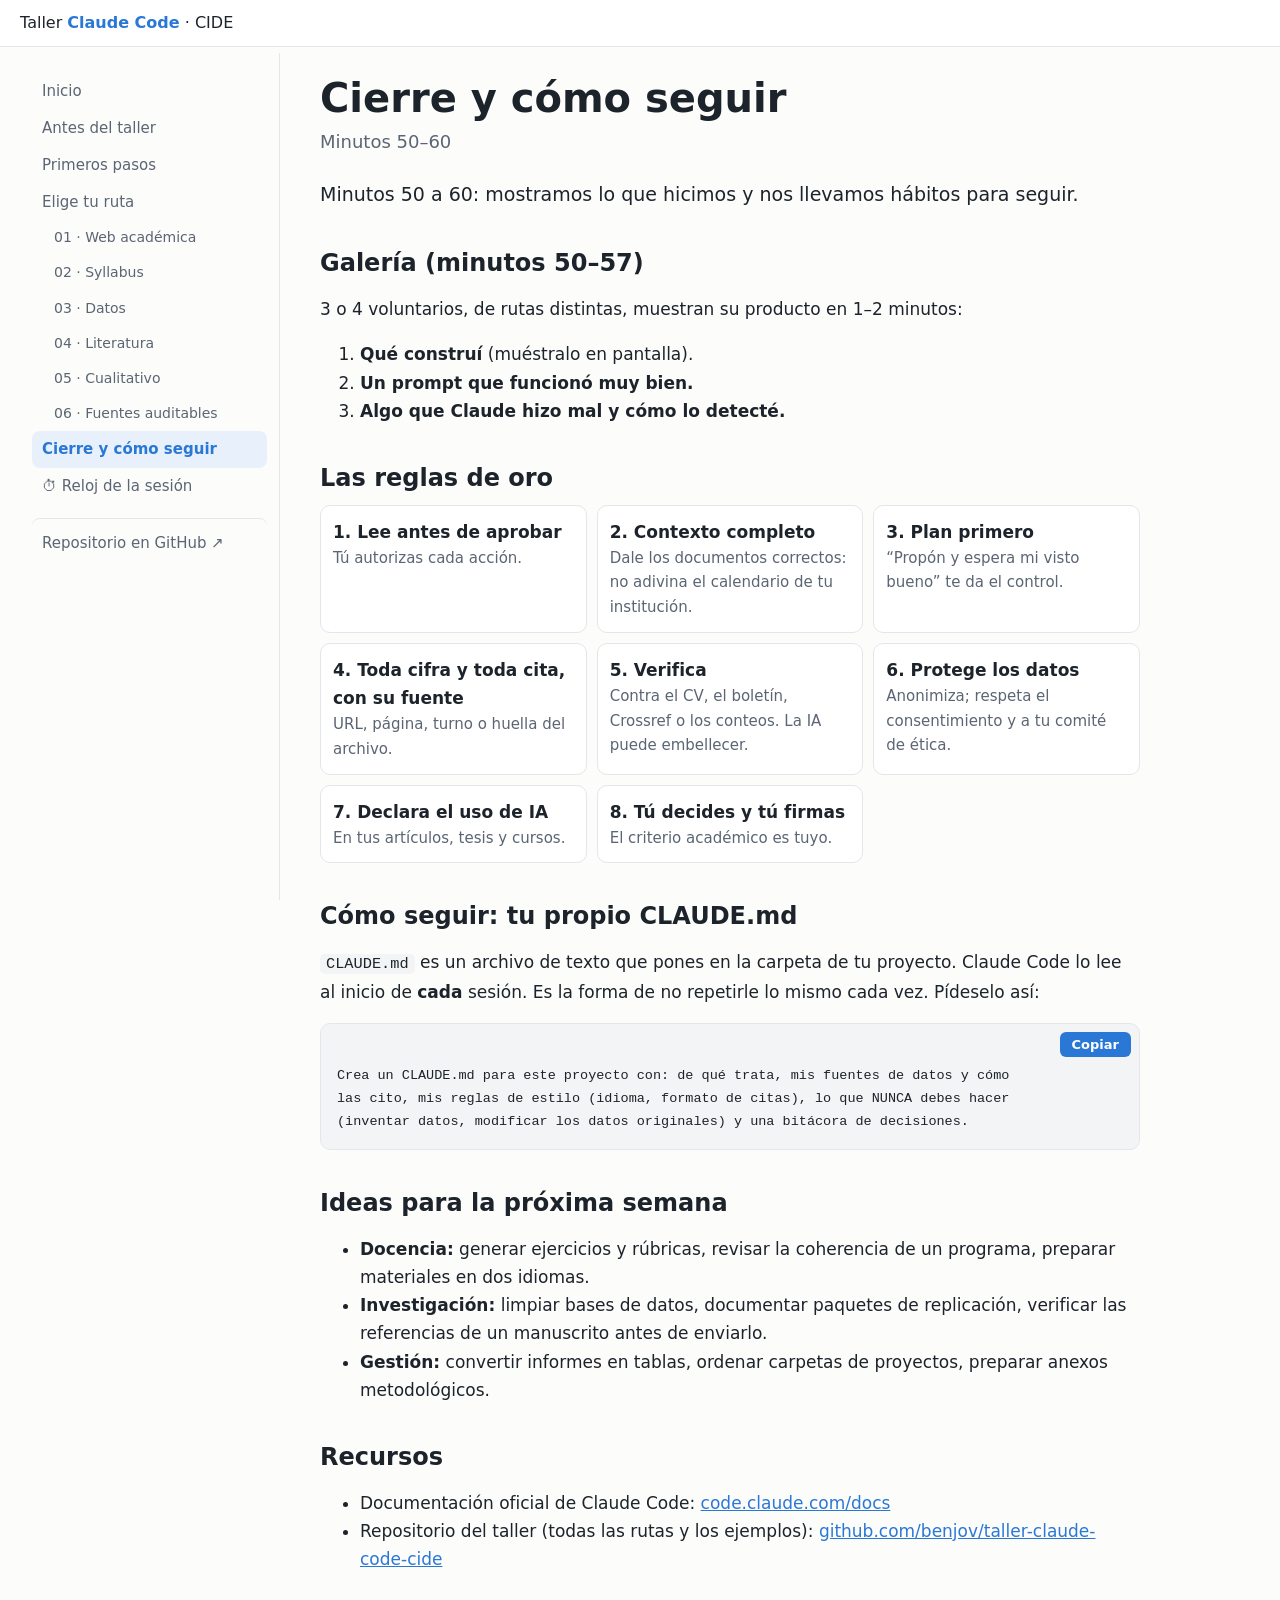
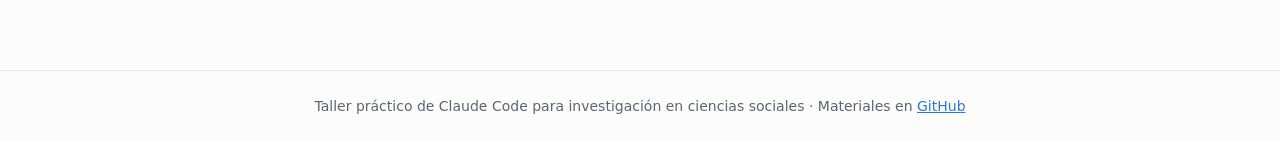
<file: docs/cierre.html>
<!DOCTYPE html>
<html lang="es"><head><meta charset="UTF-8"><meta name="viewport" content="width=device-width, initial-scale=1">
<title>Cierre y cómo seguir · Taller Claude Code · CIDE</title>
<link rel="stylesheet" href="estilos.css"></head>
<body>
<a class="saltar" href="#contenido">Saltar al contenido</a>
<header class="barra"><a class="marca" href="index.html">Taller <b>Claude Code</b> · CIDE</a>
<button class="menu" aria-expanded="false" aria-controls="nav">☰ Menú</button></header>
<div class="marco">
<nav id="nav" aria-label="Secciones del taller"><a href="index.html">Inicio</a><a href="antes.html">Antes del taller</a><a href="primeros-pasos.html">Primeros pasos</a><a href="rutas.html">Elige tu ruta</a><a href="ruta-01.html" class=sub>01 · Web académica</a><a href="ruta-02.html" class=sub>02 · Syllabus</a><a href="ruta-03.html" class=sub>03 · Datos</a><a href="ruta-04.html" class=sub>04 · Literatura</a><a href="ruta-05.html" class=sub>05 · Cualitativo</a><a href="ruta-06.html" class=sub>06 · Fuentes auditables</a><a href="cierre.html" aria-current=page>Cierre y cómo seguir</a><a href="reloj.html">⏱ Reloj de la sesión</a><a class="repo" href="https://github.com/benjov/taller-claude-code-cide">Repositorio en GitHub ↗</a></nav>
<main id="contenido"><h1>Cierre y cómo seguir</h1><p class="subtitulo">Minutos 50–60</p>

<p class="lead">Minutos 50 a 60: mostramos lo que hicimos y nos llevamos hábitos para seguir.</p>
<h2>Galería (minutos 50–57)</h2>
<p>3 o 4 voluntarios, de rutas distintas, muestran su producto en 1–2 minutos:</p>
<ol><li><b>Qué construí</b> (muéstralo en pantalla).</li><li><b>Un prompt que funcionó muy bien.</b></li><li><b>Algo que Claude hizo mal y cómo lo detecté.</b></li></ol>
<h2>Las reglas de oro</h2>
<div class="reglas">
<div><b>1. Lee antes de aprobar</b><span>Tú autorizas cada acción.</span></div>
<div><b>2. Contexto completo</b><span>Dale los documentos correctos: no adivina el calendario de tu institución.</span></div>
<div><b>3. Plan primero</b><span>“Propón y espera mi visto bueno” te da el control.</span></div>
<div><b>4. Toda cifra y toda cita, con su fuente</b><span>URL, página, turno o huella del archivo.</span></div>
<div><b>5. Verifica</b><span>Contra el CV, el boletín, Crossref o los conteos. La IA puede embellecer.</span></div>
<div><b>6. Protege los datos</b><span>Anonimiza; respeta el consentimiento y a tu comité de ética.</span></div>
<div><b>7. Declara el uso de IA</b><span>En tus artículos, tesis y cursos.</span></div>
<div><b>8. Tú decides y tú firmas</b><span>El criterio académico es tuyo.</span></div></div>
<h2>Cómo seguir: tu propio CLAUDE.md</h2>
<p><code>CLAUDE.md</code> es un archivo de texto que pones en la carpeta de tu proyecto. Claude Code lo lee al inicio de <b>cada</b> sesión. Es la forma de no repetirle lo mismo cada vez. Pídeselo así:</p>
<pre><code>Crea un CLAUDE.md para este proyecto con: de qué trata, mis fuentes de datos y cómo
las cito, mis reglas de estilo (idioma, formato de citas), lo que NUNCA debes hacer
(inventar datos, modificar los datos originales) y una bitácora de decisiones.</code></pre>
<h2>Ideas para la próxima semana</h2>
<ul><li><b>Docencia:</b> generar ejercicios y rúbricas, revisar la coherencia de un programa, preparar materiales en dos idiomas.</li>
<li><b>Investigación:</b> limpiar bases de datos, documentar paquetes de replicación, verificar las referencias de un manuscrito antes de enviarlo.</li>
<li><b>Gestión:</b> convertir informes en tablas, ordenar carpetas de proyectos, preparar anexos metodológicos.</li></ul>
<h2>Recursos</h2>
<ul><li>Documentación oficial de Claude Code: <a href="https://code.claude.com/docs">code.claude.com/docs</a></li>
<li>Repositorio del taller (todas las rutas y los ejemplos): <a href="https://github.com/benjov/taller-claude-code-cide">github.com/benjov/taller-claude-code-cide</a></li></ul>

</main></div>
<footer>Taller práctico de Claude Code para investigación en ciencias sociales · Materiales en <a href="https://github.com/benjov/taller-claude-code-cide">GitHub</a></footer>
<div class="toast" role="status" aria-live="polite"></div>
<script src="sitio.js"></script></body></html>
</file>
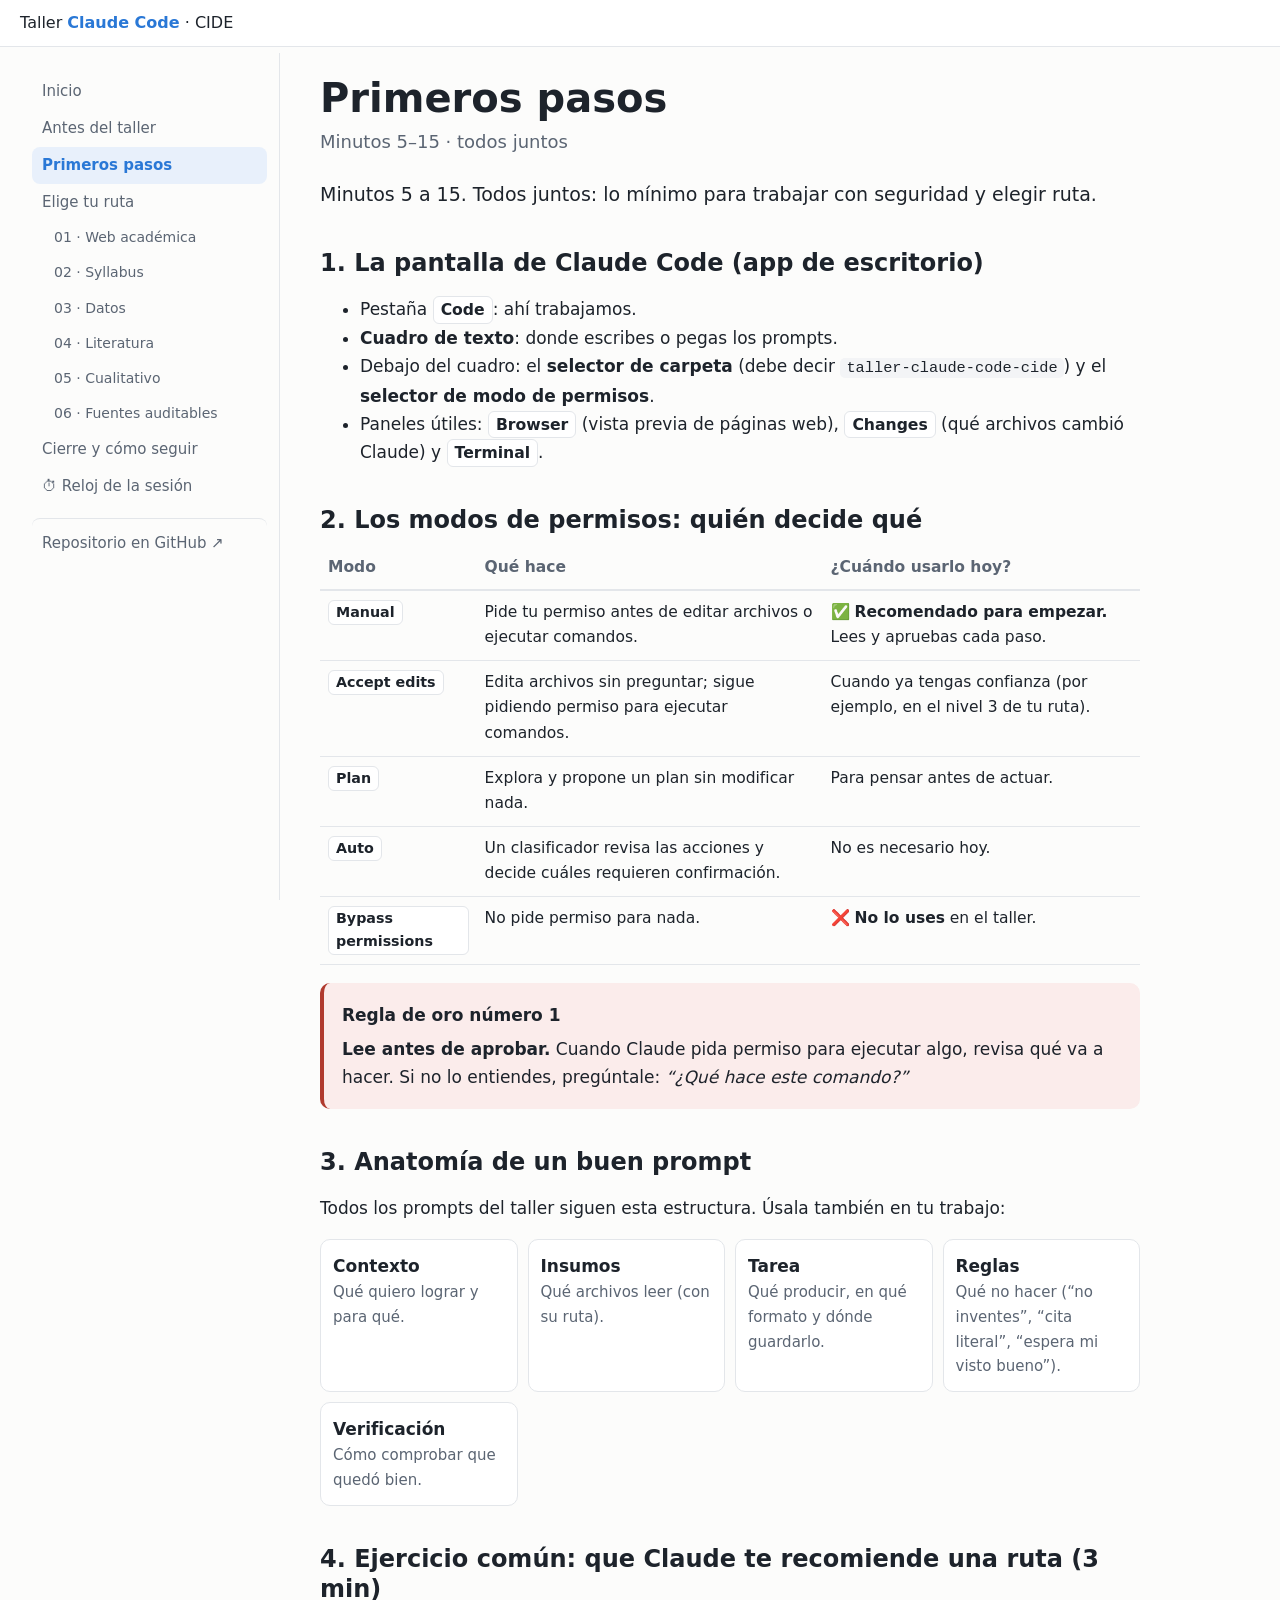
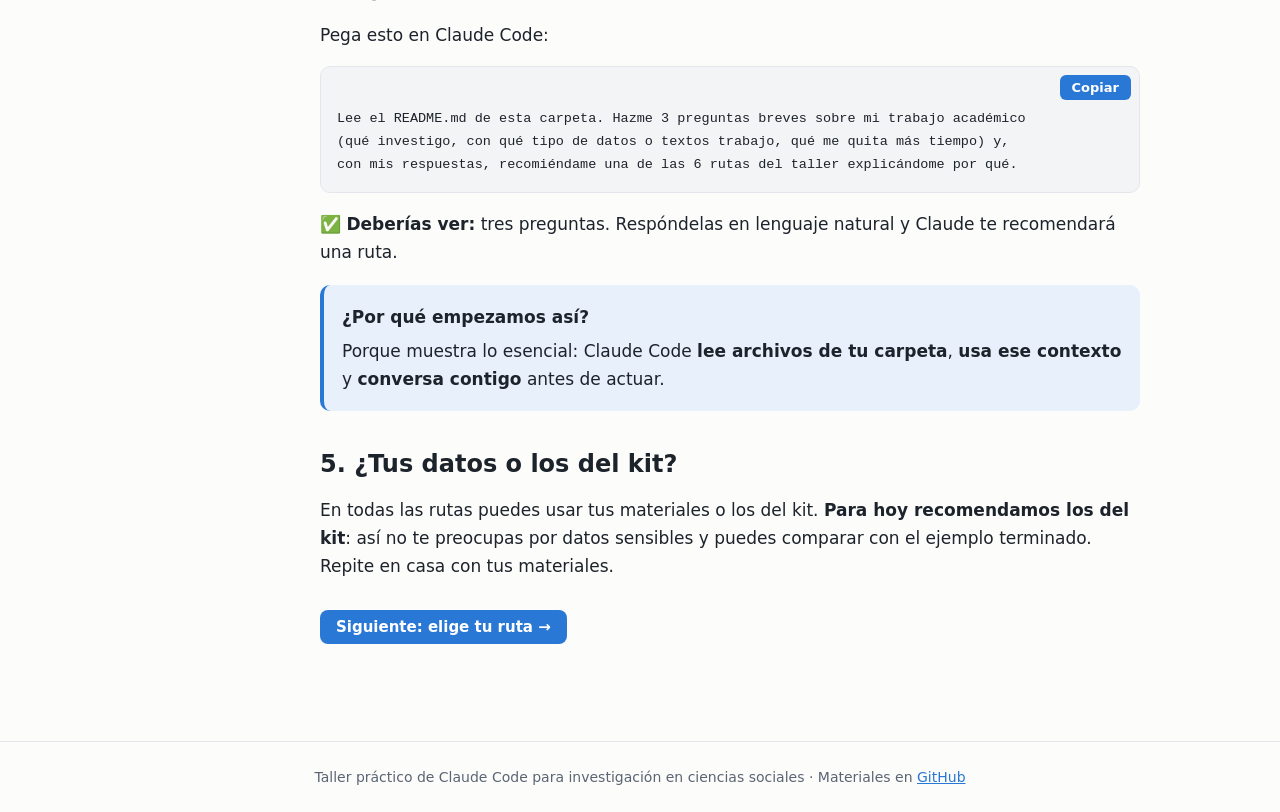
<file: docs/primeros-pasos.html>
<!DOCTYPE html>
<html lang="es"><head><meta charset="UTF-8"><meta name="viewport" content="width=device-width, initial-scale=1">
<title>Primeros pasos · Taller Claude Code · CIDE</title>
<link rel="stylesheet" href="estilos.css"></head>
<body>
<a class="saltar" href="#contenido">Saltar al contenido</a>
<header class="barra"><a class="marca" href="index.html">Taller <b>Claude Code</b> · CIDE</a>
<button class="menu" aria-expanded="false" aria-controls="nav">☰ Menú</button></header>
<div class="marco">
<nav id="nav" aria-label="Secciones del taller"><a href="index.html">Inicio</a><a href="antes.html">Antes del taller</a><a href="primeros-pasos.html" aria-current=page>Primeros pasos</a><a href="rutas.html">Elige tu ruta</a><a href="ruta-01.html" class=sub>01 · Web académica</a><a href="ruta-02.html" class=sub>02 · Syllabus</a><a href="ruta-03.html" class=sub>03 · Datos</a><a href="ruta-04.html" class=sub>04 · Literatura</a><a href="ruta-05.html" class=sub>05 · Cualitativo</a><a href="ruta-06.html" class=sub>06 · Fuentes auditables</a><a href="cierre.html">Cierre y cómo seguir</a><a href="reloj.html">⏱ Reloj de la sesión</a><a class="repo" href="https://github.com/benjov/taller-claude-code-cide">Repositorio en GitHub ↗</a></nav>
<main id="contenido"><h1>Primeros pasos</h1><p class="subtitulo">Minutos 5–15 · todos juntos</p>

<p class="lead">Minutos 5 a 15. Todos juntos: lo mínimo para trabajar con seguridad y elegir ruta.</p>
<h2>1. La pantalla de Claude Code (app de escritorio)</h2>
<ul><li>Pestaña <span class="ui">Code</span>: ahí trabajamos.</li>
<li><b>Cuadro de texto</b>: donde escribes o pegas los prompts.</li>
<li>Debajo del cuadro: el <b>selector de carpeta</b> (debe decir <code>taller-claude-code-cide</code>) y el <b>selector de modo de permisos</b>.</li>
<li>Paneles útiles: <span class="ui">Browser</span> (vista previa de páginas web), <span class="ui">Changes</span> (qué archivos cambió Claude) y <span class="ui">Terminal</span>.</li></ul>
<h2>2. Los modos de permisos: quién decide qué</h2>
<table><thead><tr><th>Modo</th><th>Qué hace</th><th>¿Cuándo usarlo hoy?</th></tr></thead><tbody>
<tr><td><span class="ui">Manual</span></td><td>Pide tu permiso antes de editar archivos o ejecutar comandos.</td><td>✅ <b>Recomendado para empezar.</b> Lees y apruebas cada paso.</td></tr>
<tr><td><span class="ui">Accept edits</span></td><td>Edita archivos sin preguntar; sigue pidiendo permiso para ejecutar comandos.</td><td>Cuando ya tengas confianza (por ejemplo, en el nivel 3 de tu ruta).</td></tr>
<tr><td><span class="ui">Plan</span></td><td>Explora y propone un plan sin modificar nada.</td><td>Para pensar antes de actuar.</td></tr>
<tr><td><span class="ui">Auto</span></td><td>Un clasificador revisa las acciones y decide cuáles requieren confirmación.</td><td>No es necesario hoy.</td></tr>
<tr><td><span class="ui">Bypass permissions</span></td><td>No pide permiso para nada.</td><td>❌ <b>No lo uses</b> en el taller.</td></tr></tbody></table>
<div class="caja aviso"><p class="caja-t">Regla de oro número 1</p><p><b>Lee antes de aprobar.</b> Cuando Claude pida permiso para ejecutar algo, revisa qué va a hacer. Si no lo entiendes, pregúntale: <i>“¿Qué hace este comando?”</i></p></div>
<h2>3. Anatomía de un buen prompt</h2>
<p>Todos los prompts del taller siguen esta estructura. Úsala también en tu trabajo:</p>
<div class="anatomia">
<div><b>Contexto</b><span>Qué quiero lograr y para qué.</span></div>
<div><b>Insumos</b><span>Qué archivos leer (con su ruta).</span></div>
<div><b>Tarea</b><span>Qué producir, en qué formato y dónde guardarlo.</span></div>
<div><b>Reglas</b><span>Qué no hacer (“no inventes”, “cita literal”, “espera mi visto bueno”).</span></div>
<div><b>Verificación</b><span>Cómo comprobar que quedó bien.</span></div></div>
<h2>4. Ejercicio común: que Claude te recomiende una ruta (3 min)</h2>
<p>Pega esto en Claude Code:</p>
<pre><code>Lee el README.md de esta carpeta. Hazme 3 preguntas breves sobre mi trabajo académico
(qué investigo, con qué tipo de datos o textos trabajo, qué me quita más tiempo) y,
con mis respuestas, recomiéndame una de las 6 rutas del taller explicándome por qué.</code></pre>
<p>✅ <b>Deberías ver:</b> tres preguntas. Respóndelas en lenguaje natural y Claude te recomendará una ruta.</p>
<div class="caja info"><p class="caja-t">¿Por qué empezamos así?</p><p>Porque muestra lo esencial: Claude Code <b>lee archivos de tu carpeta</b>, <b>usa ese contexto</b> y <b>conversa contigo</b> antes de actuar.</p></div>
<h2>5. ¿Tus datos o los del kit?</h2>
<p>En todas las rutas puedes usar tus materiales o los del kit. <b>Para hoy recomendamos los del kit</b>: así no te preocupas por datos sensibles y puedes comparar con el ejemplo terminado. Repite en casa con tus materiales.</p>
<p class="siguiente"><a class="boton" href="rutas.html">Siguiente: elige tu ruta →</a></p>

</main></div>
<footer>Taller práctico de Claude Code para investigación en ciencias sociales · Materiales en <a href="https://github.com/benjov/taller-claude-code-cide">GitHub</a></footer>
<div class="toast" role="status" aria-live="polite"></div>
<script src="sitio.js"></script></body></html>
</file>
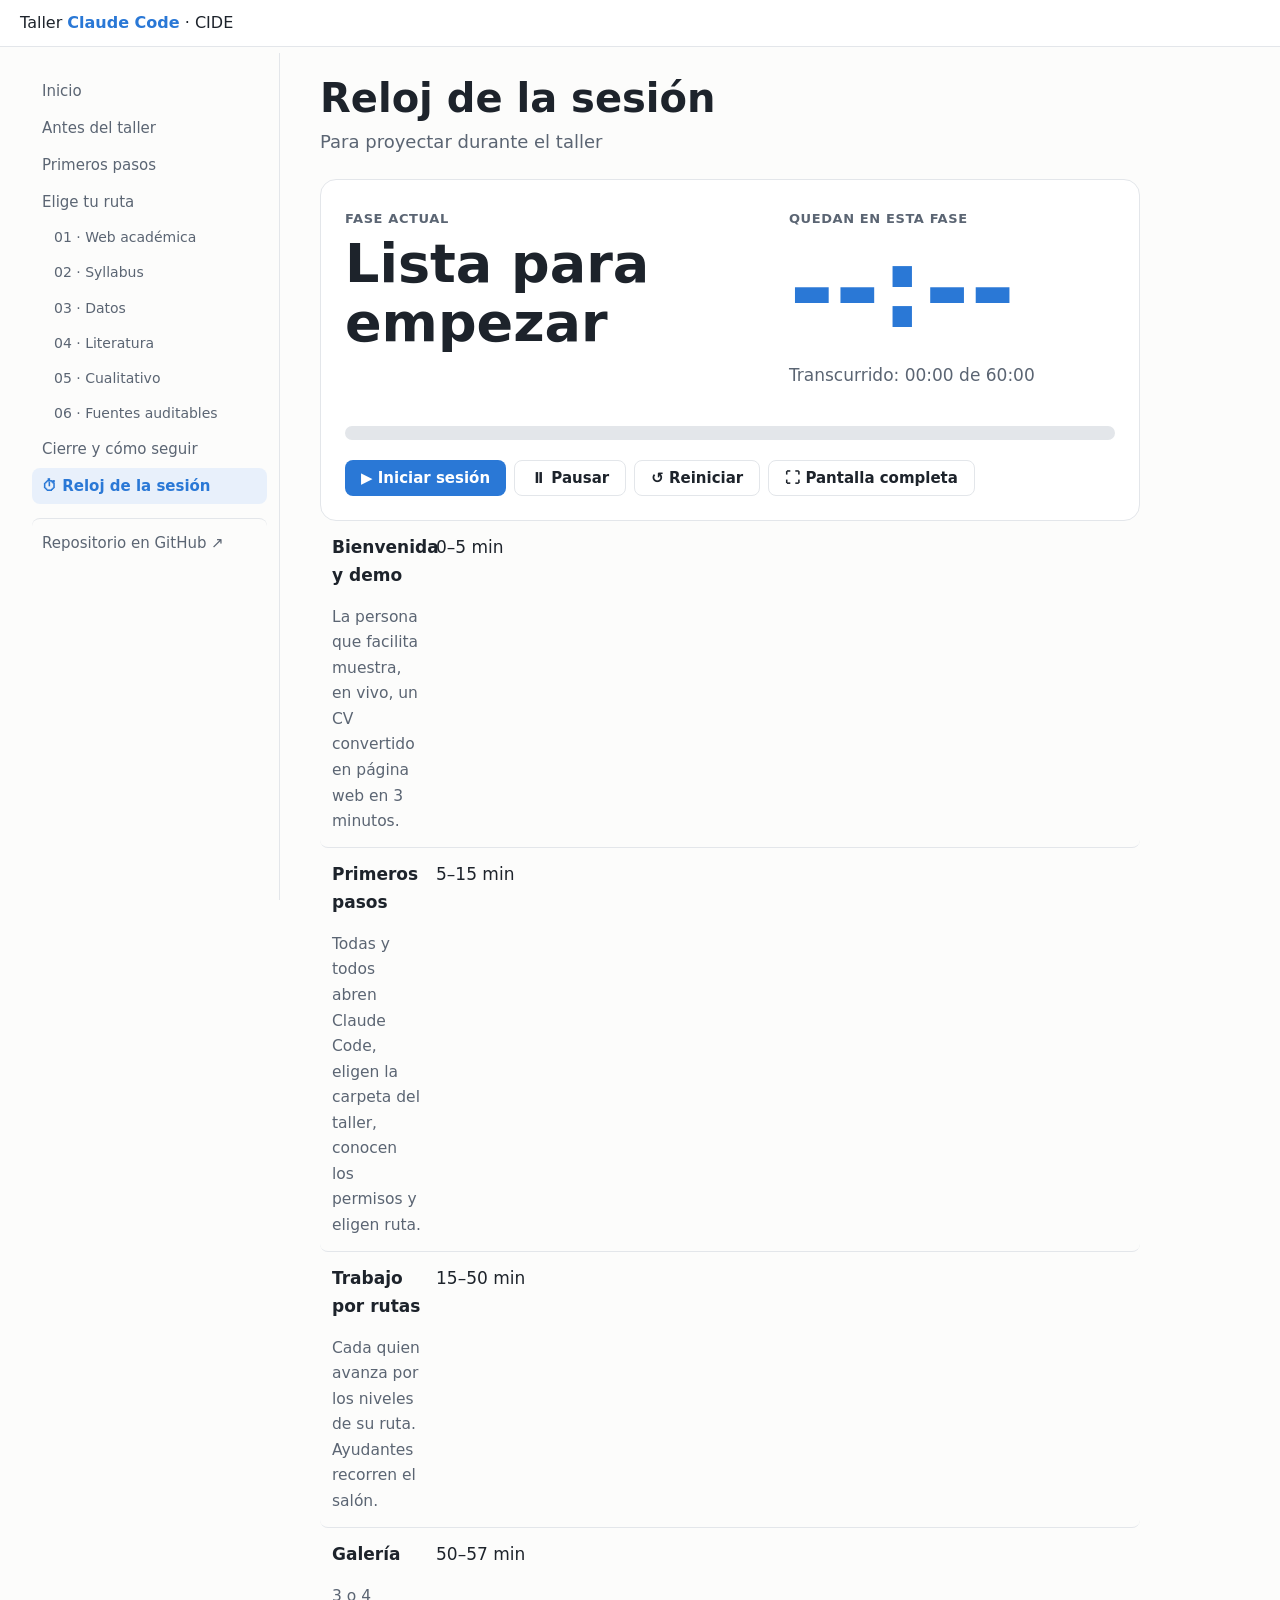
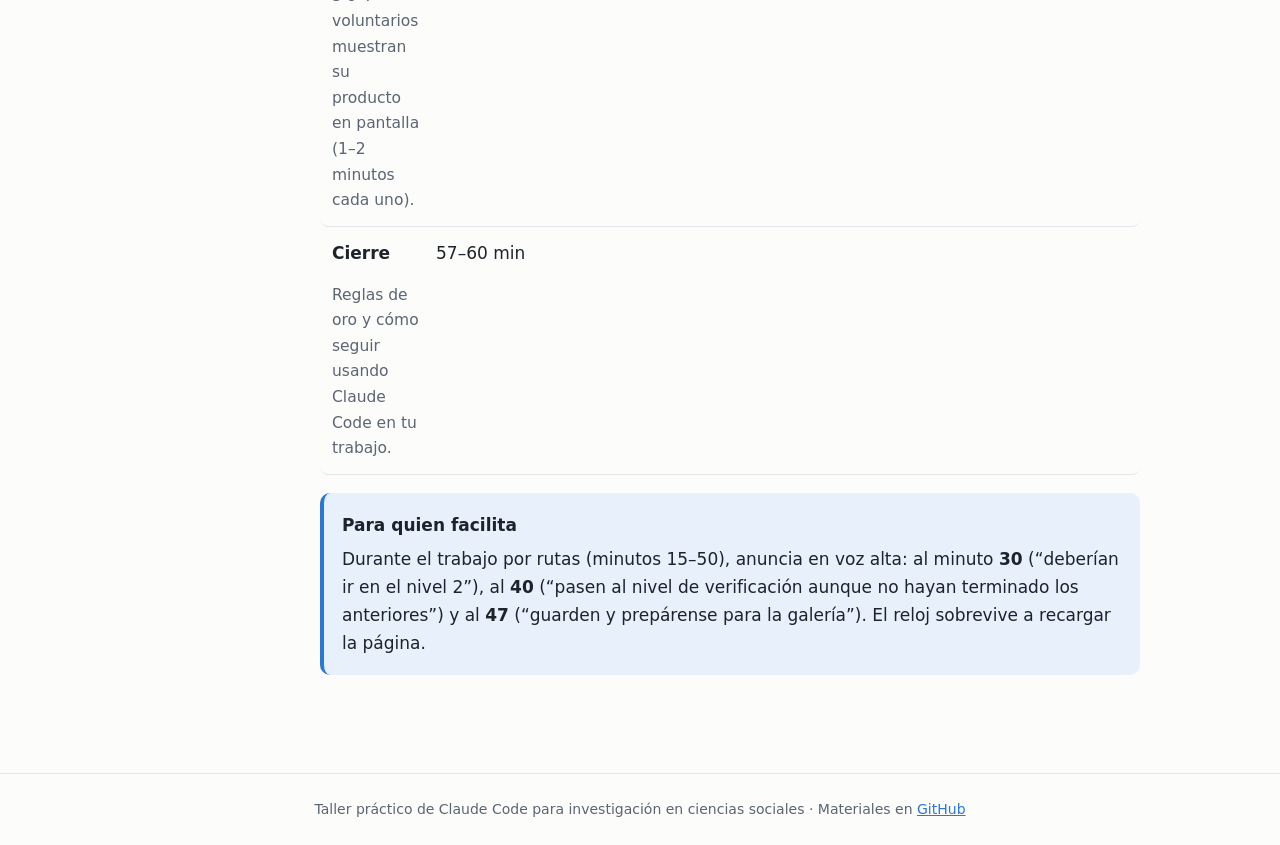
<file: docs/reloj.html>
<!DOCTYPE html>
<html lang="es"><head><meta charset="UTF-8"><meta name="viewport" content="width=device-width, initial-scale=1">
<title>Reloj de la sesión · Taller Claude Code · CIDE</title>
<link rel="stylesheet" href="estilos.css"></head>
<body>
<a class="saltar" href="#contenido">Saltar al contenido</a>
<header class="barra"><a class="marca" href="index.html">Taller <b>Claude Code</b> · CIDE</a>
<button class="menu" aria-expanded="false" aria-controls="nav">☰ Menú</button></header>
<div class="marco">
<nav id="nav" aria-label="Secciones del taller"><a href="index.html">Inicio</a><a href="antes.html">Antes del taller</a><a href="primeros-pasos.html">Primeros pasos</a><a href="rutas.html">Elige tu ruta</a><a href="ruta-01.html" class=sub>01 · Web académica</a><a href="ruta-02.html" class=sub>02 · Syllabus</a><a href="ruta-03.html" class=sub>03 · Datos</a><a href="ruta-04.html" class=sub>04 · Literatura</a><a href="ruta-05.html" class=sub>05 · Cualitativo</a><a href="ruta-06.html" class=sub>06 · Fuentes auditables</a><a href="cierre.html">Cierre y cómo seguir</a><a href="reloj.html" aria-current=page>⏱ Reloj de la sesión</a><a class="repo" href="https://github.com/benjov/taller-claude-code-cide">Repositorio en GitHub ↗</a></nav>
<main id="contenido"><h1>Reloj de la sesión</h1><p class="subtitulo">Para proyectar durante el taller</p>

<div class="reloj" id="reloj">
<div class="reloj-fase"><p class="et">Fase actual</p><p id="fase-nombre">—</p><p id="fase-desc" class="tenue"></p></div>
<div class="reloj-num"><p class="et">Quedan en esta fase</p><p id="fase-resta">--:--</p><p class="tenue">Transcurrido: <span id="total">00:00</span> de 60:00</p></div>
<div class="reloj-barra"><span id="barra-total"></span></div>
<div class="reloj-ctrl"><button id="iniciar" class="boton">▶ Iniciar sesión</button>
<button id="pausar" class="boton sec">⏸ Pausar</button><button id="reiniciar" class="boton sec">↺ Reiniciar</button>
<button id="pantalla" class="boton sec">⛶ Pantalla completa</button></div>
</div>
<ol class="agenda" id="agenda"><li data-ini="0" data-fin="5"><b>Bienvenida y demo</b> <span>0–5 min</span><p>La persona que facilita muestra, en vivo, un CV convertido en página web en 3 minutos.</p></li><li data-ini="5" data-fin="15"><b>Primeros pasos</b> <span>5–15 min</span><p>Todas y todos abren Claude Code, eligen la carpeta del taller, conocen los permisos y eligen ruta.</p></li><li data-ini="15" data-fin="50"><b>Trabajo por rutas</b> <span>15–50 min</span><p>Cada quien avanza por los niveles de su ruta. Ayudantes recorren el salón.</p></li><li data-ini="50" data-fin="57"><b>Galería</b> <span>50–57 min</span><p>3 o 4 voluntarios muestran su producto en pantalla (1–2 minutos cada uno).</p></li><li data-ini="57" data-fin="60"><b>Cierre</b> <span>57–60 min</span><p>Reglas de oro y cómo seguir usando Claude Code en tu trabajo.</p></li></ol>
<div class="caja info"><p class="caja-t">Para quien facilita</p><p>Durante el trabajo por rutas (minutos 15–50), anuncia en voz alta: al minuto <b>30</b> (“deberían ir en el nivel 2”), al <b>40</b> (“pasen al nivel de verificación aunque no hayan terminado los anteriores”) y al <b>47</b> (“guarden y prepárense para la galería”). El reloj sobrevive a recargar la página.</p></div>

</main></div>
<footer>Taller práctico de Claude Code para investigación en ciencias sociales · Materiales en <a href="https://github.com/benjov/taller-claude-code-cide">GitHub</a></footer>
<div class="toast" role="status" aria-live="polite"></div>
<script src="sitio.js"></script></body></html>
</file>
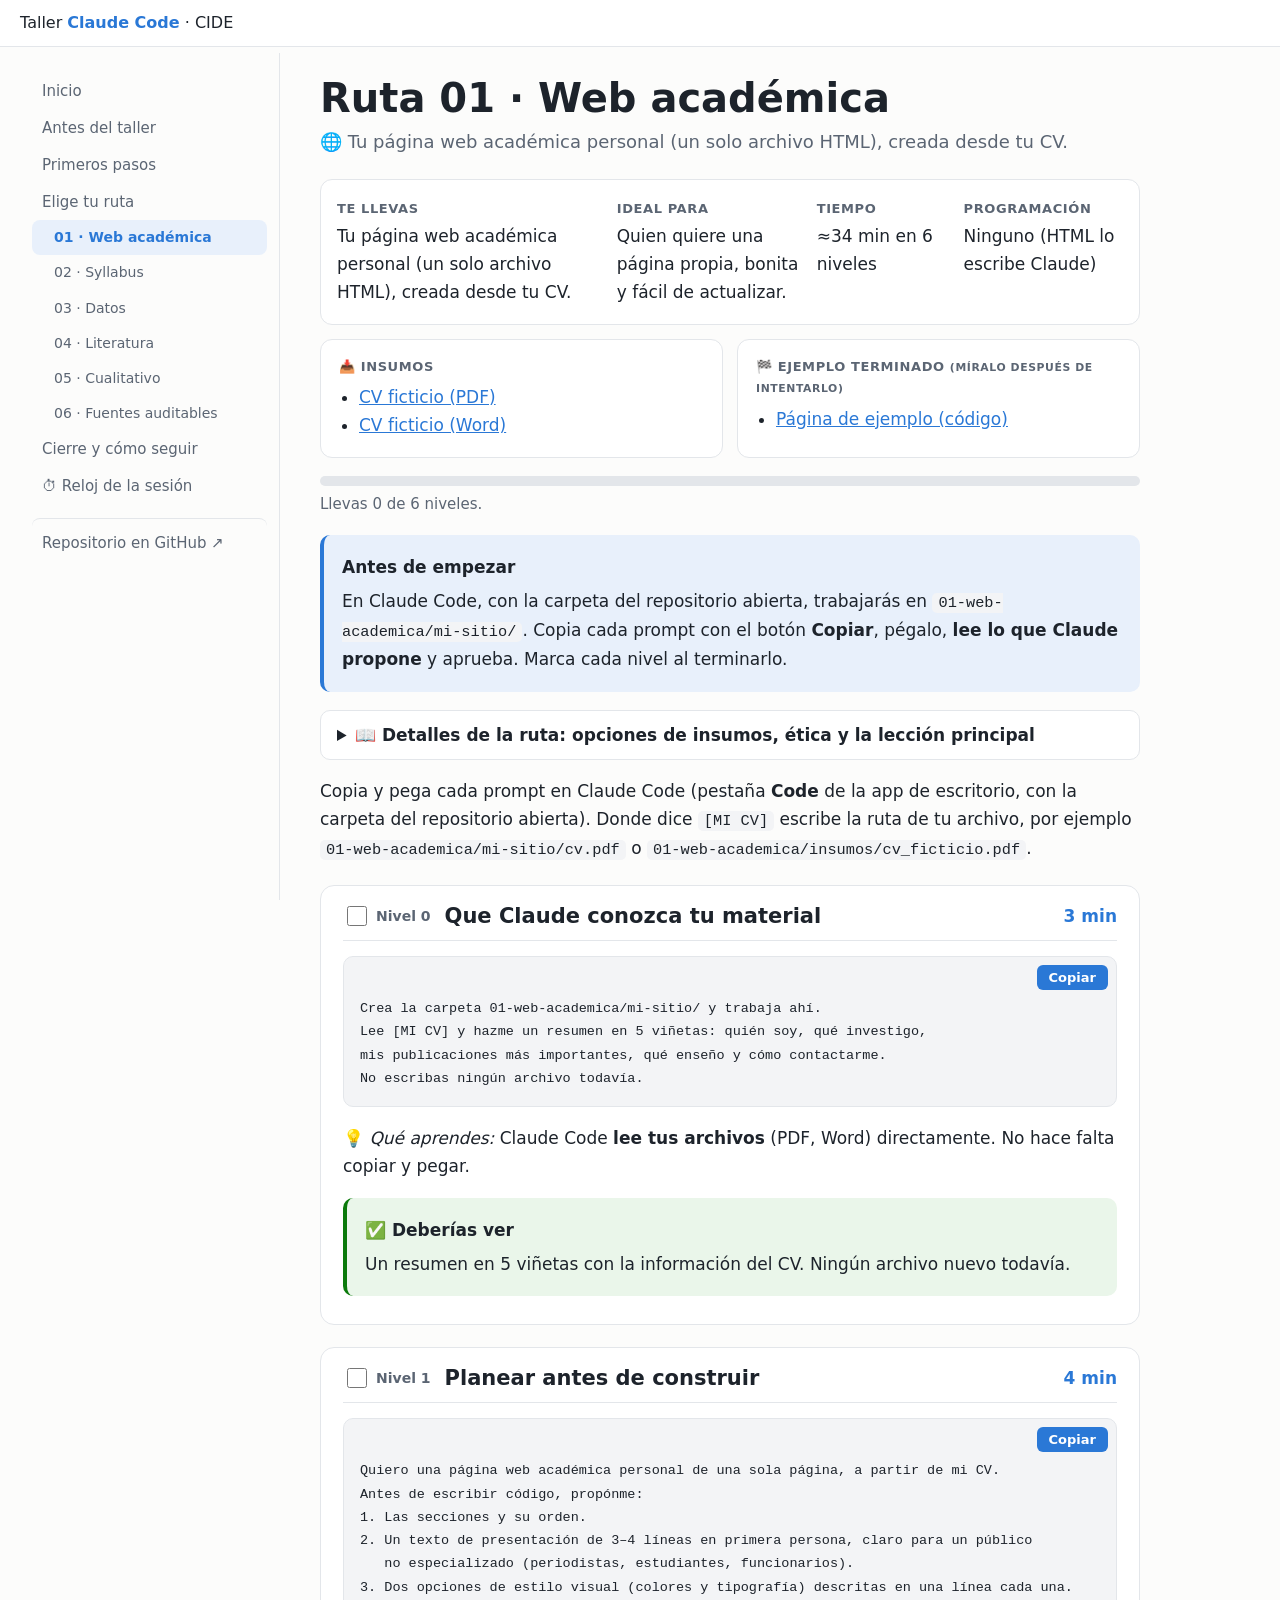
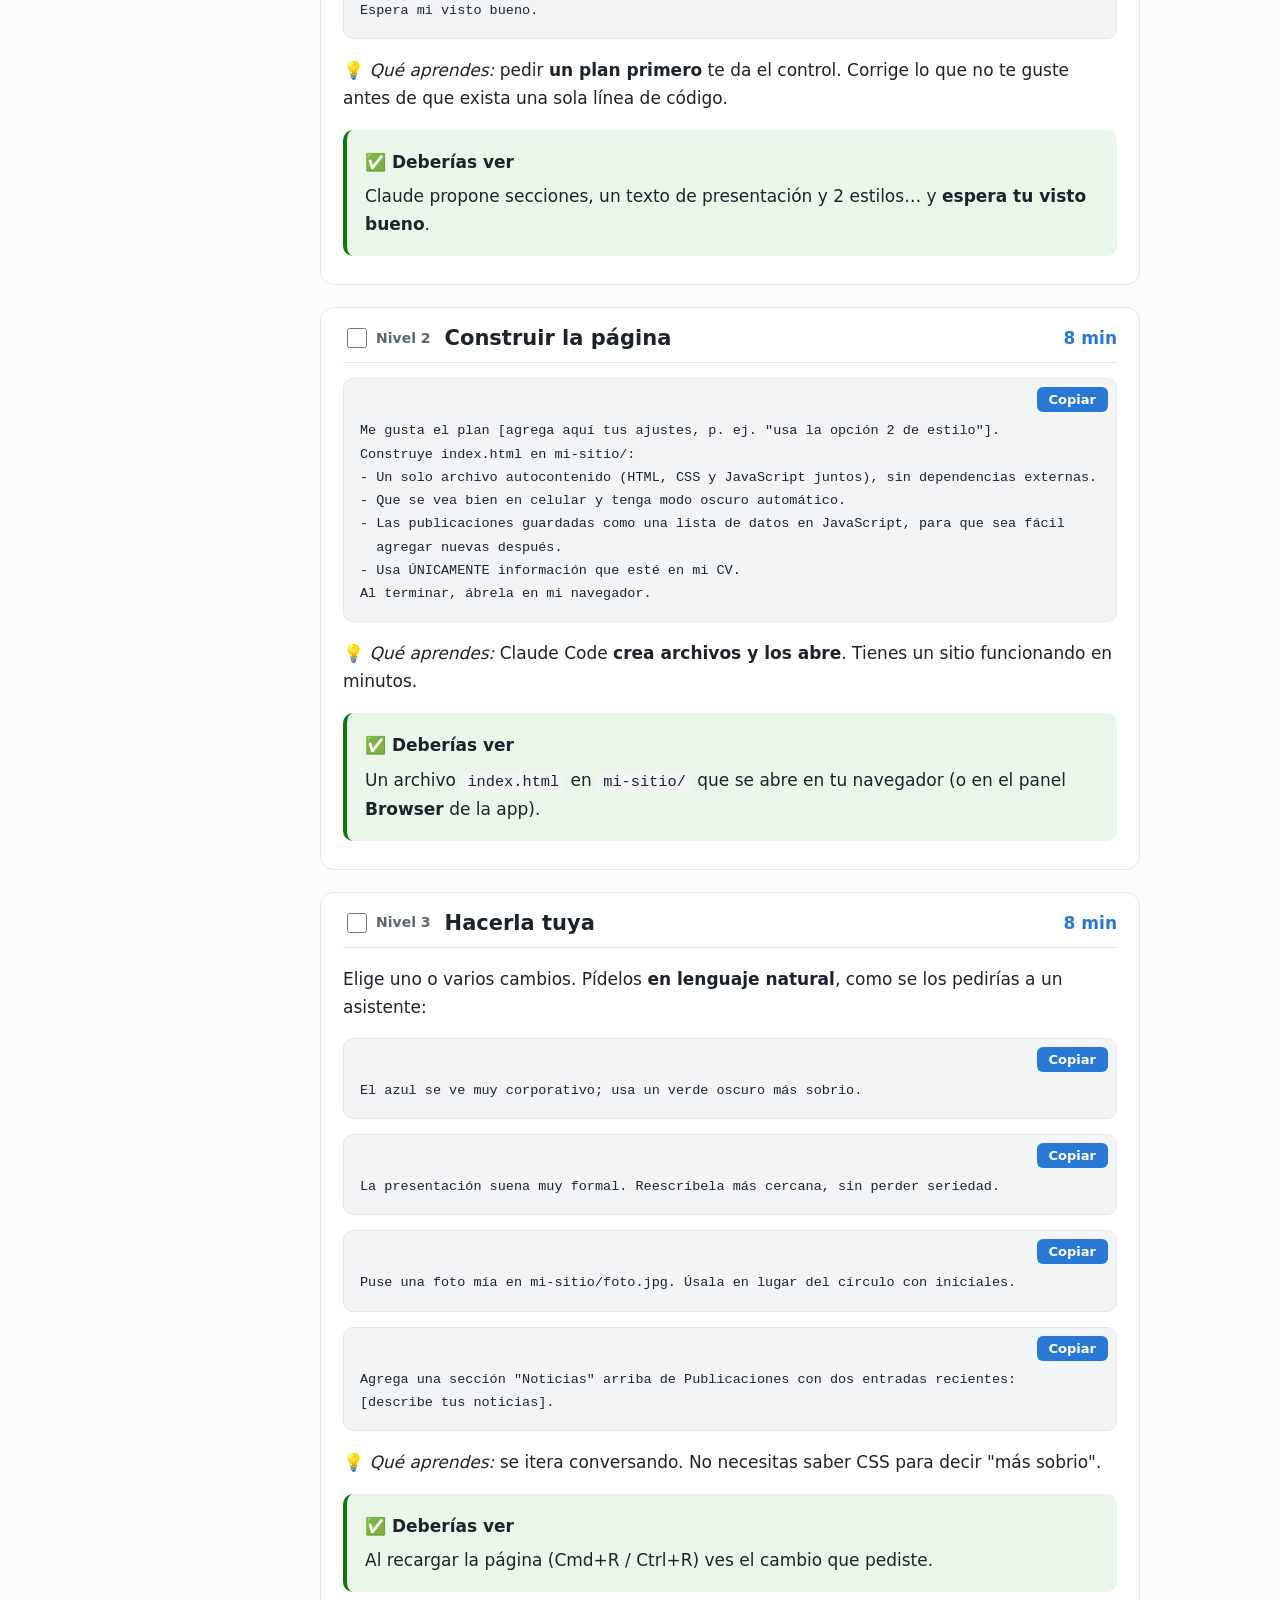
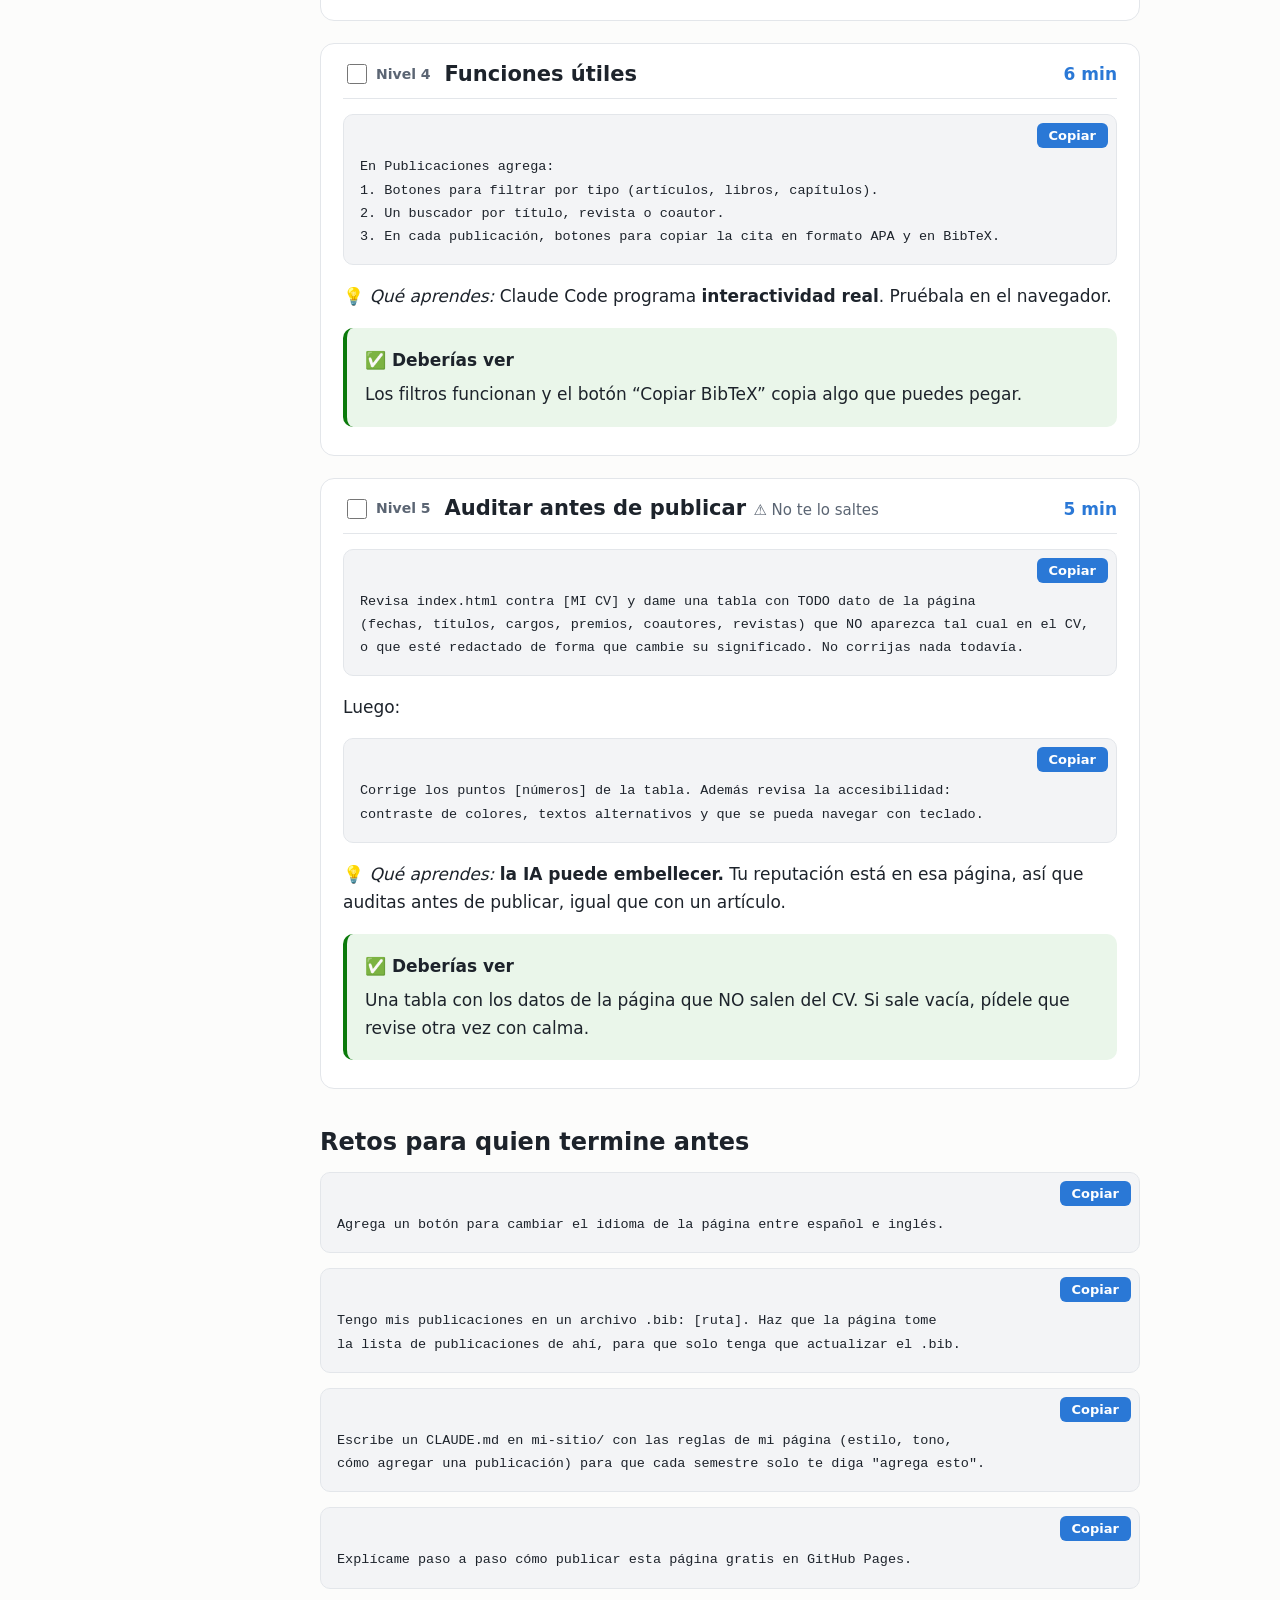
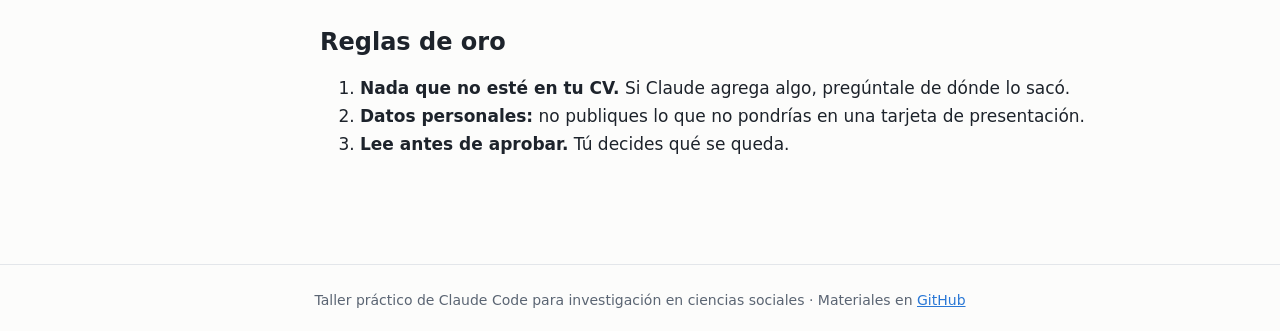
<file: docs/ruta-01.html>
<!DOCTYPE html>
<html lang="es"><head><meta charset="UTF-8"><meta name="viewport" content="width=device-width, initial-scale=1">
<title>Ruta 01 · Web académica · Taller Claude Code · CIDE</title>
<link rel="stylesheet" href="estilos.css"></head>
<body>
<a class="saltar" href="#contenido">Saltar al contenido</a>
<header class="barra"><a class="marca" href="index.html">Taller <b>Claude Code</b> · CIDE</a>
<button class="menu" aria-expanded="false" aria-controls="nav">☰ Menú</button></header>
<div class="marco">
<nav id="nav" aria-label="Secciones del taller"><a href="index.html">Inicio</a><a href="antes.html">Antes del taller</a><a href="primeros-pasos.html">Primeros pasos</a><a href="rutas.html">Elige tu ruta</a><a href="ruta-01.html" aria-current=page class=sub>01 · Web académica</a><a href="ruta-02.html" class=sub>02 · Syllabus</a><a href="ruta-03.html" class=sub>03 · Datos</a><a href="ruta-04.html" class=sub>04 · Literatura</a><a href="ruta-05.html" class=sub>05 · Cualitativo</a><a href="ruta-06.html" class=sub>06 · Fuentes auditables</a><a href="cierre.html">Cierre y cómo seguir</a><a href="reloj.html">⏱ Reloj de la sesión</a><a class="repo" href="https://github.com/benjov/taller-claude-code-cide">Repositorio en GitHub ↗</a></nav>
<main id="contenido"><h1>Ruta 01 · Web académica</h1><p class="subtitulo">🌐 Tu página web académica personal (un solo archivo HTML), creada desde tu CV.</p>
<div class="resumen">
<div><p class="et">Te llevas</p><p>Tu página web académica personal (un solo archivo HTML), creada desde tu CV.</p></div>
<div><p class="et">Ideal para</p><p>Quien quiere una página propia, bonita y fácil de actualizar.</p></div>
<div><p class="et">Tiempo</p><p>≈34 min en 6 niveles</p></div>
<div><p class="et">Programación</p><p>Ninguno (HTML lo escribe Claude)</p></div>
</div>
<div class="dos-col">
<div class="tarjeta"><p class="et">📥 Insumos</p><ul><li><a href="https://github.com/benjov/taller-claude-code-cide/blob/main/01-web-academica/insumos/cv_ficticio.pdf">CV ficticio (PDF)</a></li><li><a href="https://github.com/benjov/taller-claude-code-cide/blob/main/01-web-academica/insumos/cv_ficticio.docx">CV ficticio (Word)</a></li></ul></div>
<div class="tarjeta"><p class="et">🏁 Ejemplo terminado <small>(míralo después de intentarlo)</small></p><ul><li><a href="https://github.com/benjov/taller-claude-code-cide/blob/main/01-web-academica/ejemplo-final/index.html">Página de ejemplo (código)</a></li></ul></div>
</div>
<div class="progreso" data-ruta="01-web-academica"><div class="barra-p"><span></span></div><p></p></div>
<div class="caja info"><p class="caja-t">Antes de empezar</p><p>En Claude Code, con la carpeta del repositorio abierta, trabajarás en <code>01-web-academica/mi-sitio/</code>. Copia cada prompt con el botón <b>Copiar</b>, pégalo, <b>lee lo que Claude propone</b> y aprueba. Marca cada nivel al terminarlo.</p></div>
<details class="detalles"><summary>📖 Detalles de la ruta: opciones de insumos, ética y la lección principal</summary><h2>¿Para quién es esta ruta?</h2>
<p>Para quien quiere una <strong>página web académica propia</strong>, bonita, rápida y fácil de actualizar, sin saber programar y sin depender del sitio institucional.</p>
<h2>Qué te llevas al final (≈35 min)</h2>
<p>Un archivo <code>index.html</code> <strong>que es tu sitio completo</strong>:
- Presentación, líneas de investigación, publicaciones, proyectos, docencia y contacto.
- Publicaciones con <strong>filtro por tipo, buscador</strong> y botones para <strong>copiar la cita o el BibTeX</strong>.
- Se ve bien en celular, tiene modo oscuro y se imprime limpio.
- Funciona con solo abrirlo en el navegador. Para publicarlo en internet basta subir ese archivo.</p>
<p>👉 Abre <code>ejemplo-final/index.html</code> en tu navegador para ver la meta. <strong>Es el punto de llegada, no el de partida.</strong></p>
<h2>Tu CV o el ficticio: tú decides</h2>
<table>
<thead>
<tr>
<th>Opción</th>
<th>Qué usas</th>
<th>Notas</th>
</tr>
</thead>
<tbody>
<tr>
<td><strong>Tu CV</strong></td>
<td>Copia tu CV (PDF o Word) en la carpeta <code>01-web-academica/mi-sitio/</code></td>
<td>Antes de usarlo, <strong>quita los datos que no publicarías</strong>: teléfono, domicilio, CURP, RFC</td>
</tr>
<tr>
<td><strong>CV ficticio</strong></td>
<td><code>insumos/cv_ficticio.pdf</code> o <code>insumos/cv_ficticio.docx</code></td>
<td>La Dra. Valeria Ejemplo Ruiz <strong>no existe</strong>: su institución, revistas y DOIs son inventados</td>
</tr>
</tbody>
</table>
<p>Con el ficticio practicas sin presión y después repites todo en casa con tu CV en 15 minutos.</p>
<h2>Dónde trabajar</h2>
<p>Abre en Claude Code la carpeta del repositorio y trabaja en <code>01-web-academica/mi-sitio/</code> (pídele a Claude Code que la cree).</p>
<h2>Pasos</h2>
<p>Abre <code>prompts.md</code> y sigue los niveles en orden. Cada nivel deja una página que ya funciona.</p>
<h2>La lección más importante de esta ruta</h2>
<p>Claude Code escribe muy bien, y por eso mismo <strong>puede embellecer</strong>: inventar un premio, redondear una fecha o agregar una línea de investigación que suena bien. El nivel 5 enseña a <strong>auditar que todo lo publicado salga de tu CV</strong>. Es tu nombre el que va en la página.</p>
<h2>Para publicarla (opcional, en casa)</h2>
<p>Pídele a Claude Code: <em>"Explícame paso a paso cómo publicar este index.html gratis en GitHub Pages"</em>. También sirve cualquier hosting donde puedas subir un archivo, incluido el espacio web de tu institución.</p></details>
<p>Copia y pega cada prompt en Claude Code (pestaña <strong>Code</strong> de la app de escritorio, con la carpeta del repositorio abierta).
Donde dice <code>[MI CV]</code> escribe la ruta de tu archivo, por ejemplo <code>01-web-academica/mi-sitio/cv.pdf</code> o <code>01-web-academica/insumos/cv_ficticio.pdf</code>.</p><section class="nivel" id="nivel-0">
<div class="nivel-cab"><label class="hecho"><input type="checkbox" data-clave="01-web-academica-n0"> <span>Nivel 0</span></label>
<h2>Que Claude conozca tu material</h2><span class="min">3 min</span></div>
<pre><code>Crea la carpeta 01-web-academica/mi-sitio/ y trabaja ahí.
Lee [MI CV] y hazme un resumen en 5 viñetas: quién soy, qué investigo,
mis publicaciones más importantes, qué enseño y cómo contactarme.
No escribas ningún archivo todavía.
</code></pre>
<p>💡 <em>Qué aprendes:</em> Claude Code <strong>lee tus archivos</strong> (PDF, Word) directamente. No hace falta copiar y pegar.</p><div class="caja check"><p class="caja-t">✅ Deberías ver</p><p>Un resumen en 5 viñetas con la información del CV. Ningún archivo nuevo todavía.</p></div></section><section class="nivel" id="nivel-1">
<div class="nivel-cab"><label class="hecho"><input type="checkbox" data-clave="01-web-academica-n1"> <span>Nivel 1</span></label>
<h2>Planear antes de construir</h2><span class="min">4 min</span></div>
<pre><code>Quiero una página web académica personal de una sola página, a partir de mi CV.
Antes de escribir código, propónme:
1. Las secciones y su orden.
2. Un texto de presentación de 3–4 líneas en primera persona, claro para un público
   no especializado (periodistas, estudiantes, funcionarios).
3. Dos opciones de estilo visual (colores y tipografía) descritas en una línea cada una.
Espera mi visto bueno.
</code></pre>
<p>💡 <em>Qué aprendes:</em> pedir <strong>un plan primero</strong> te da el control. Corrige lo que no te guste antes de que exista una sola línea de código.</p><div class="caja check"><p class="caja-t">✅ Deberías ver</p><p>Claude propone secciones, un texto de presentación y 2 estilos… y <b>espera tu visto bueno</b>.</p></div></section><section class="nivel" id="nivel-2">
<div class="nivel-cab"><label class="hecho"><input type="checkbox" data-clave="01-web-academica-n2"> <span>Nivel 2</span></label>
<h2>Construir la página</h2><span class="min">8 min</span></div>
<pre><code>Me gusta el plan [agrega aquí tus ajustes, p. ej. &quot;usa la opción 2 de estilo&quot;].
Construye index.html en mi-sitio/:
- Un solo archivo autocontenido (HTML, CSS y JavaScript juntos), sin dependencias externas.
- Que se vea bien en celular y tenga modo oscuro automático.
- Las publicaciones guardadas como una lista de datos en JavaScript, para que sea fácil
  agregar nuevas después.
- Usa ÚNICAMENTE información que esté en mi CV.
Al terminar, ábrela en mi navegador.
</code></pre>
<p>💡 <em>Qué aprendes:</em> Claude Code <strong>crea archivos y los abre</strong>. Tienes un sitio funcionando en minutos.</p><div class="caja check"><p class="caja-t">✅ Deberías ver</p><p>Un archivo <code>index.html</code> en <code>mi-sitio/</code> que se abre en tu navegador (o en el panel <b>Browser</b> de la app).</p></div></section><section class="nivel" id="nivel-3">
<div class="nivel-cab"><label class="hecho"><input type="checkbox" data-clave="01-web-academica-n3"> <span>Nivel 3</span></label>
<h2>Hacerla tuya</h2><span class="min">8 min</span></div>
<p>Elige uno o varios cambios. Pídelos <strong>en lenguaje natural</strong>, como se los pedirías a un asistente:</p>
<pre><code>El azul se ve muy corporativo; usa un verde oscuro más sobrio.
</code></pre>
<pre><code>La presentación suena muy formal. Reescríbela más cercana, sin perder seriedad.
</code></pre>
<pre><code>Puse una foto mía en mi-sitio/foto.jpg. Úsala en lugar del círculo con iniciales.
</code></pre>
<pre><code>Agrega una sección &quot;Noticias&quot; arriba de Publicaciones con dos entradas recientes:
[describe tus noticias].
</code></pre>
<p>💡 <em>Qué aprendes:</em> se itera conversando. No necesitas saber CSS para decir "más sobrio".</p><div class="caja check"><p class="caja-t">✅ Deberías ver</p><p>Al recargar la página (Cmd+R / Ctrl+R) ves el cambio que pediste.</p></div></section><section class="nivel" id="nivel-4">
<div class="nivel-cab"><label class="hecho"><input type="checkbox" data-clave="01-web-academica-n4"> <span>Nivel 4</span></label>
<h2>Funciones útiles</h2><span class="min">6 min</span></div>
<pre><code>En Publicaciones agrega:
1. Botones para filtrar por tipo (artículos, libros, capítulos).
2. Un buscador por título, revista o coautor.
3. En cada publicación, botones para copiar la cita en formato APA y en BibTeX.
</code></pre>
<p>💡 <em>Qué aprendes:</em> Claude Code programa <strong>interactividad real</strong>. Pruébala en el navegador.</p><div class="caja check"><p class="caja-t">✅ Deberías ver</p><p>Los filtros funcionan y el botón “Copiar BibTeX” copia algo que puedes pegar.</p></div></section><section class="nivel" id="nivel-5">
<div class="nivel-cab"><label class="hecho"><input type="checkbox" data-clave="01-web-academica-n5"> <span>Nivel 5</span></label>
<h2>Auditar antes de publicar <small>⚠️ No te lo saltes</small></h2><span class="min">5 min</span></div>
<pre><code>Revisa index.html contra [MI CV] y dame una tabla con TODO dato de la página
(fechas, títulos, cargos, premios, coautores, revistas) que NO aparezca tal cual en el CV,
o que esté redactado de forma que cambie su significado. No corrijas nada todavía.
</code></pre>
<p>Luego:</p>
<pre><code>Corrige los puntos [números] de la tabla. Además revisa la accesibilidad:
contraste de colores, textos alternativos y que se pueda navegar con teclado.
</code></pre>
<p>💡 <em>Qué aprendes:</em> <strong>la IA puede embellecer.</strong> Tu reputación está en esa página, así que auditas antes de publicar, igual que con un artículo.</p><div class="caja check"><p class="caja-t">✅ Deberías ver</p><p>Una tabla con los datos de la página que NO salen del CV. Si sale vacía, pídele que revise otra vez con calma.</p></div></section><section class="extra"><h2>Retos para quien termine antes</h2>
<pre><code>Agrega un botón para cambiar el idioma de la página entre español e inglés.
</code></pre>
<pre><code>Tengo mis publicaciones en un archivo .bib: [ruta]. Haz que la página tome
la lista de publicaciones de ahí, para que solo tenga que actualizar el .bib.
</code></pre>
<pre><code>Escribe un CLAUDE.md en mi-sitio/ con las reglas de mi página (estilo, tono,
cómo agregar una publicación) para que cada semestre solo te diga &quot;agrega esto&quot;.
</code></pre>
<pre><code>Explícame paso a paso cómo publicar esta página gratis en GitHub Pages.
</code></pre></section><section class="extra"><h2>Reglas de oro</h2>
<ol>
<li><strong>Nada que no esté en tu CV.</strong> Si Claude agrega algo, pregúntale de dónde lo sacó.</li>
<li><strong>Datos personales:</strong> no publiques lo que no pondrías en una tarjeta de presentación.</li>
<li><strong>Lee antes de aprobar.</strong> Tú decides qué se queda.</li>
</ol></section>
</main></div>
<footer>Taller práctico de Claude Code para investigación en ciencias sociales · Materiales en <a href="https://github.com/benjov/taller-claude-code-cide">GitHub</a></footer>
<div class="toast" role="status" aria-live="polite"></div>
<script src="sitio.js"></script></body></html>
</file>
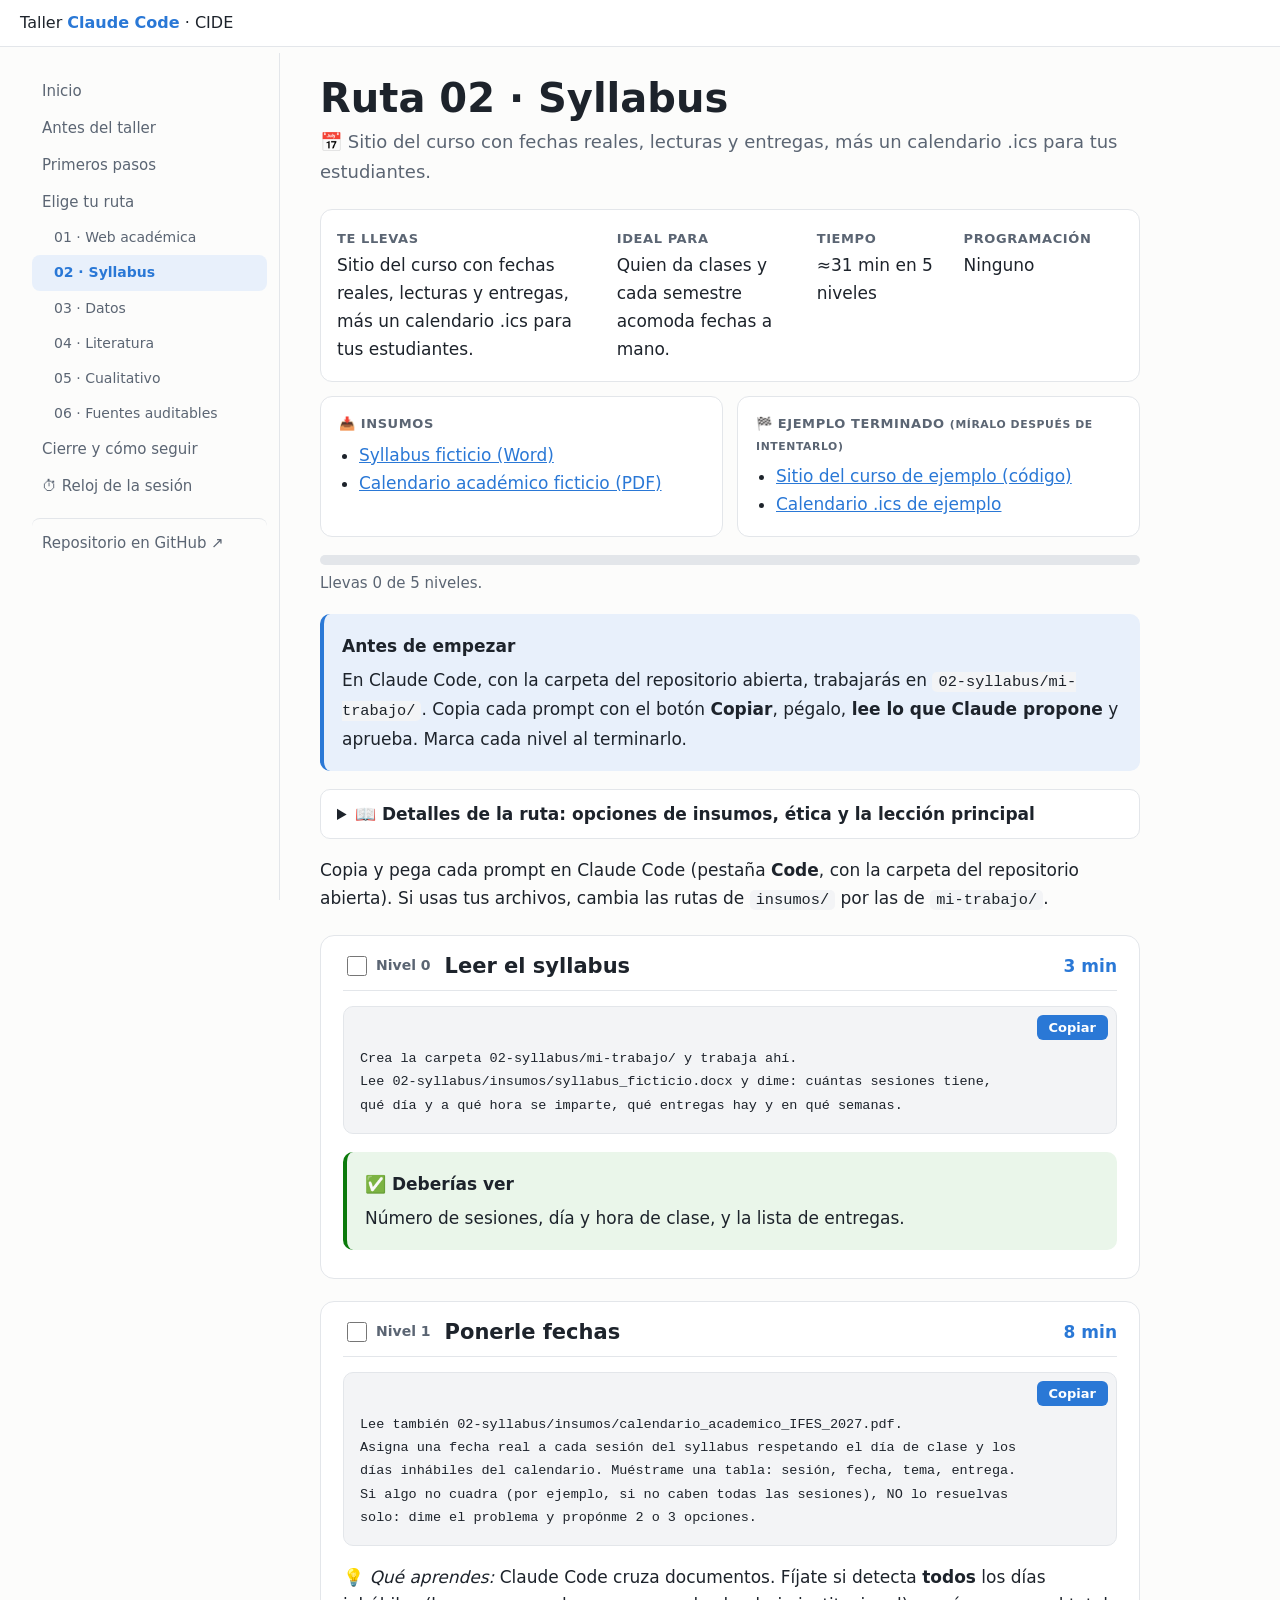
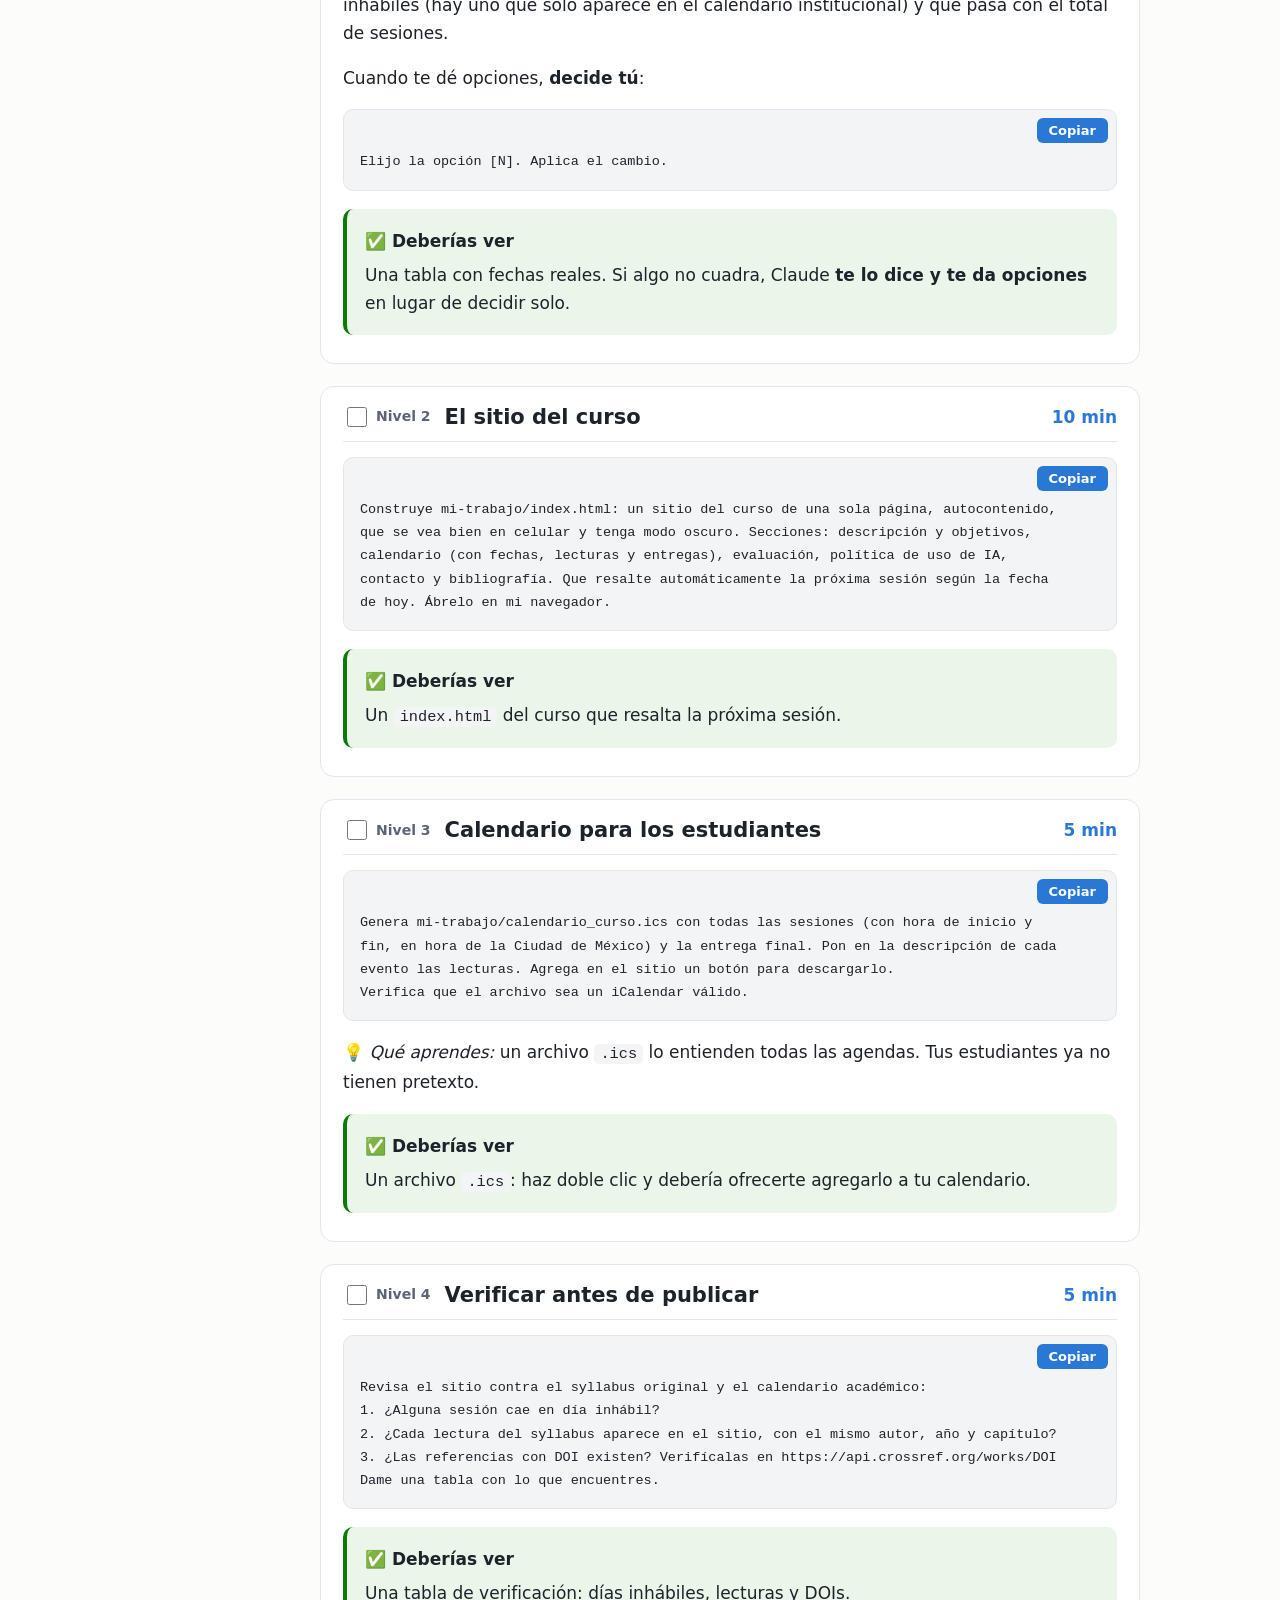
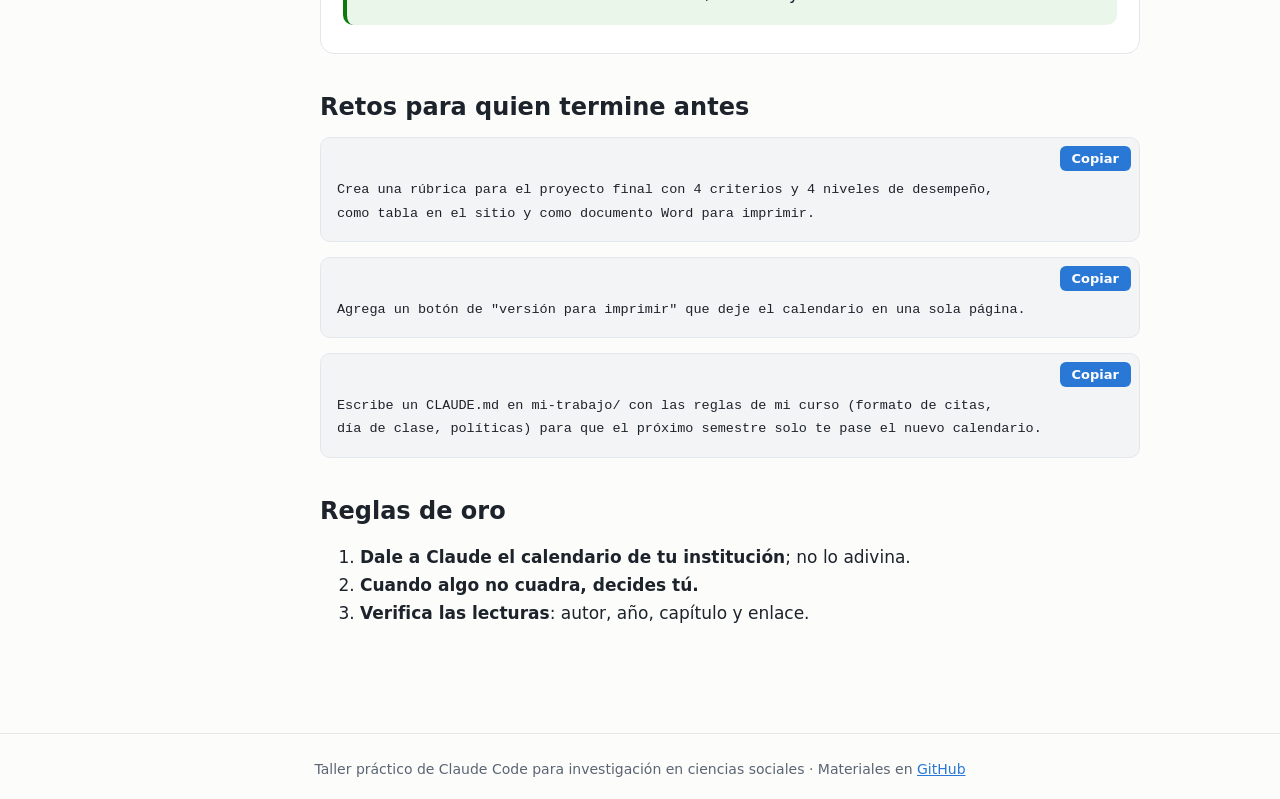
<file: docs/ruta-02.html>
<!DOCTYPE html>
<html lang="es"><head><meta charset="UTF-8"><meta name="viewport" content="width=device-width, initial-scale=1">
<title>Ruta 02 · Syllabus · Taller Claude Code · CIDE</title>
<link rel="stylesheet" href="estilos.css"></head>
<body>
<a class="saltar" href="#contenido">Saltar al contenido</a>
<header class="barra"><a class="marca" href="index.html">Taller <b>Claude Code</b> · CIDE</a>
<button class="menu" aria-expanded="false" aria-controls="nav">☰ Menú</button></header>
<div class="marco">
<nav id="nav" aria-label="Secciones del taller"><a href="index.html">Inicio</a><a href="antes.html">Antes del taller</a><a href="primeros-pasos.html">Primeros pasos</a><a href="rutas.html">Elige tu ruta</a><a href="ruta-01.html" class=sub>01 · Web académica</a><a href="ruta-02.html" aria-current=page class=sub>02 · Syllabus</a><a href="ruta-03.html" class=sub>03 · Datos</a><a href="ruta-04.html" class=sub>04 · Literatura</a><a href="ruta-05.html" class=sub>05 · Cualitativo</a><a href="ruta-06.html" class=sub>06 · Fuentes auditables</a><a href="cierre.html">Cierre y cómo seguir</a><a href="reloj.html">⏱ Reloj de la sesión</a><a class="repo" href="https://github.com/benjov/taller-claude-code-cide">Repositorio en GitHub ↗</a></nav>
<main id="contenido"><h1>Ruta 02 · Syllabus</h1><p class="subtitulo">📅 Sitio del curso con fechas reales, lecturas y entregas, más un calendario .ics para tus estudiantes.</p>
<div class="resumen">
<div><p class="et">Te llevas</p><p>Sitio del curso con fechas reales, lecturas y entregas, más un calendario .ics para tus estudiantes.</p></div>
<div><p class="et">Ideal para</p><p>Quien da clases y cada semestre acomoda fechas a mano.</p></div>
<div><p class="et">Tiempo</p><p>≈31 min en 5 niveles</p></div>
<div><p class="et">Programación</p><p>Ninguno</p></div>
</div>
<div class="dos-col">
<div class="tarjeta"><p class="et">📥 Insumos</p><ul><li><a href="https://github.com/benjov/taller-claude-code-cide/blob/main/02-syllabus/insumos/syllabus_ficticio.docx">Syllabus ficticio (Word)</a></li><li><a href="https://github.com/benjov/taller-claude-code-cide/blob/main/02-syllabus/insumos/calendario_academico_IFES_2027.pdf">Calendario académico ficticio (PDF)</a></li></ul></div>
<div class="tarjeta"><p class="et">🏁 Ejemplo terminado <small>(míralo después de intentarlo)</small></p><ul><li><a href="https://github.com/benjov/taller-claude-code-cide/blob/main/02-syllabus/ejemplo-final/index.html">Sitio del curso de ejemplo (código)</a></li><li><a href="https://github.com/benjov/taller-claude-code-cide/blob/main/02-syllabus/ejemplo-final/calendario_POL614.ics">Calendario .ics de ejemplo</a></li></ul></div>
</div>
<div class="progreso" data-ruta="02-syllabus"><div class="barra-p"><span></span></div><p></p></div>
<div class="caja info"><p class="caja-t">Antes de empezar</p><p>En Claude Code, con la carpeta del repositorio abierta, trabajarás en <code>02-syllabus/mi-trabajo/</code>. Copia cada prompt con el botón <b>Copiar</b>, pégalo, <b>lee lo que Claude propone</b> y aprueba. Marca cada nivel al terminarlo.</p></div>
<details class="detalles"><summary>📖 Detalles de la ruta: opciones de insumos, ética y la lección principal</summary><h2>¿Para quién es esta ruta?</h2>
<p>Para quien da clases y cada semestre <strong>vuelve a acomodar fechas, lecturas y entregas a mano</strong>, y quiere que sus estudiantes tengan todo en un solo lugar.</p>
<h2>Qué te llevas al final (≈35 min)</h2>
<ul>
<li>Un <strong>sitio del curso</strong> (<code>index.html</code>): descripción, calendario con <strong>fechas reales</strong>, lecturas, entregas, evaluación, política de uso de IA y bibliografía. Resalta sola la próxima sesión.</li>
<li>Un archivo <strong><code>.ics</code></strong> que tus estudiantes importan a Google Calendar, Outlook o Apple Calendar con un clic.</li>
<li>(Opcional) Rúbricas, una versión para imprimir o un aviso semanal por correo.</li>
</ul>
<p>👉 Abre <code>ejemplo-final/index.html</code> para ver la meta.</p>
<h2>Tu syllabus o el ficticio</h2>
<table>
<thead>
<tr>
<th>Opción</th>
<th>Qué usas</th>
<th>Notas</th>
</tr>
</thead>
<tbody>
<tr>
<td><strong>Tu syllabus</strong></td>
<td>Tu programa en Word o PDF + el calendario académico de tu institución, en <code>02-syllabus/mi-trabajo/</code></td>
<td>Funciona mejor si tu syllabus tiene sesiones numeradas</td>
</tr>
<tr>
<td><strong>Ficticio</strong></td>
<td><code>insumos/syllabus_ficticio.docx</code> y <code>insumos/calendario_academico_IFES_2027.pdf</code></td>
<td>Institución, profesora y calendario <strong>inventados</strong>; las <strong>lecturas son reales</strong></td>
</tr>
</tbody>
</table>
<h2>Dónde trabajar</h2>
<p>Abre en Claude Code la carpeta del repositorio y trabaja en <code>02-syllabus/mi-trabajo/</code>.</p>
<h2>Pasos</h2>
<p>Abre <code>prompts.md</code> y sigue los niveles en orden.</p>
<h2>La lección de esta ruta</h2>
<p>Claude Code sabe muchas cosas, pero <strong>no conoce el calendario de tu institución</strong>: sus días inhábiles propios, las semanas de exámenes, los cambios de último minuto. Cuando le das ese documento, hace en segundos lo que te tomaba una tarde. Y cuando el calendario no cuadra, <strong>te debe avisar a ti para que decidas</strong>, no decidir solo.</p></details>
<p>Copia y pega cada prompt en Claude Code (pestaña <strong>Code</strong>, con la carpeta del repositorio abierta).
Si usas tus archivos, cambia las rutas de <code>insumos/</code> por las de <code>mi-trabajo/</code>.</p><section class="nivel" id="nivel-0">
<div class="nivel-cab"><label class="hecho"><input type="checkbox" data-clave="02-syllabus-n0"> <span>Nivel 0</span></label>
<h2>Leer el syllabus</h2><span class="min">3 min</span></div>
<pre><code>Crea la carpeta 02-syllabus/mi-trabajo/ y trabaja ahí.
Lee 02-syllabus/insumos/syllabus_ficticio.docx y dime: cuántas sesiones tiene,
qué día y a qué hora se imparte, qué entregas hay y en qué semanas.
</code></pre><div class="caja check"><p class="caja-t">✅ Deberías ver</p><p>Número de sesiones, día y hora de clase, y la lista de entregas.</p></div></section><section class="nivel" id="nivel-1">
<div class="nivel-cab"><label class="hecho"><input type="checkbox" data-clave="02-syllabus-n1"> <span>Nivel 1</span></label>
<h2>Ponerle fechas</h2><span class="min">8 min</span></div>
<pre><code>Lee también 02-syllabus/insumos/calendario_academico_IFES_2027.pdf.
Asigna una fecha real a cada sesión del syllabus respetando el día de clase y los
días inhábiles del calendario. Muéstrame una tabla: sesión, fecha, tema, entrega.
Si algo no cuadra (por ejemplo, si no caben todas las sesiones), NO lo resuelvas
solo: dime el problema y propónme 2 o 3 opciones.
</code></pre>
<p>💡 <em>Qué aprendes:</em> Claude Code cruza documentos. Fíjate si detecta <strong>todos</strong> los días inhábiles (hay uno que solo aparece en el calendario institucional) y qué pasa con el total de sesiones.</p>
<p>Cuando te dé opciones, <strong>decide tú</strong>:</p>
<pre><code>Elijo la opción [N]. Aplica el cambio.
</code></pre><div class="caja check"><p class="caja-t">✅ Deberías ver</p><p>Una tabla con fechas reales. Si algo no cuadra, Claude <b>te lo dice y te da opciones</b> en lugar de decidir solo.</p></div></section><section class="nivel" id="nivel-2">
<div class="nivel-cab"><label class="hecho"><input type="checkbox" data-clave="02-syllabus-n2"> <span>Nivel 2</span></label>
<h2>El sitio del curso</h2><span class="min">10 min</span></div>
<pre><code>Construye mi-trabajo/index.html: un sitio del curso de una sola página, autocontenido,
que se vea bien en celular y tenga modo oscuro. Secciones: descripción y objetivos,
calendario (con fechas, lecturas y entregas), evaluación, política de uso de IA,
contacto y bibliografía. Que resalte automáticamente la próxima sesión según la fecha
de hoy. Ábrelo en mi navegador.
</code></pre><div class="caja check"><p class="caja-t">✅ Deberías ver</p><p>Un <code>index.html</code> del curso que resalta la próxima sesión.</p></div></section><section class="nivel" id="nivel-3">
<div class="nivel-cab"><label class="hecho"><input type="checkbox" data-clave="02-syllabus-n3"> <span>Nivel 3</span></label>
<h2>Calendario para los estudiantes</h2><span class="min">5 min</span></div>
<pre><code>Genera mi-trabajo/calendario_curso.ics con todas las sesiones (con hora de inicio y
fin, en hora de la Ciudad de México) y la entrega final. Pon en la descripción de cada
evento las lecturas. Agrega en el sitio un botón para descargarlo.
Verifica que el archivo sea un iCalendar válido.
</code></pre>
<p>💡 <em>Qué aprendes:</em> un archivo <code>.ics</code> lo entienden todas las agendas. Tus estudiantes ya no tienen pretexto.</p><div class="caja check"><p class="caja-t">✅ Deberías ver</p><p>Un archivo <code>.ics</code>: haz doble clic y debería ofrecerte agregarlo a tu calendario.</p></div></section><section class="nivel" id="nivel-4">
<div class="nivel-cab"><label class="hecho"><input type="checkbox" data-clave="02-syllabus-n4"> <span>Nivel 4</span></label>
<h2>Verificar antes de publicar</h2><span class="min">5 min</span></div>
<pre><code>Revisa el sitio contra el syllabus original y el calendario académico:
1. ¿Alguna sesión cae en día inhábil?
2. ¿Cada lectura del syllabus aparece en el sitio, con el mismo autor, año y capítulo?
3. ¿Las referencias con DOI existen? Verifícalas en https://api.crossref.org/works/DOI
Dame una tabla con lo que encuentres.
</code></pre><div class="caja check"><p class="caja-t">✅ Deberías ver</p><p>Una tabla de verificación: días inhábiles, lecturas y DOIs.</p></div></section><section class="extra"><h2>Retos para quien termine antes</h2>
<pre><code>Crea una rúbrica para el proyecto final con 4 criterios y 4 niveles de desempeño,
como tabla en el sitio y como documento Word para imprimir.
</code></pre>
<pre><code>Agrega un botón de &quot;versión para imprimir&quot; que deje el calendario en una sola página.
</code></pre>
<pre><code>Escribe un CLAUDE.md en mi-trabajo/ con las reglas de mi curso (formato de citas,
día de clase, políticas) para que el próximo semestre solo te pase el nuevo calendario.
</code></pre></section><section class="extra"><h2>Reglas de oro</h2>
<ol>
<li><strong>Dale a Claude el calendario de tu institución</strong>; no lo adivina.</li>
<li><strong>Cuando algo no cuadra, decides tú.</strong></li>
<li><strong>Verifica las lecturas</strong>: autor, año, capítulo y enlace.</li>
</ol></section>
</main></div>
<footer>Taller práctico de Claude Code para investigación en ciencias sociales · Materiales en <a href="https://github.com/benjov/taller-claude-code-cide">GitHub</a></footer>
<div class="toast" role="status" aria-live="polite"></div>
<script src="sitio.js"></script></body></html>
</file>
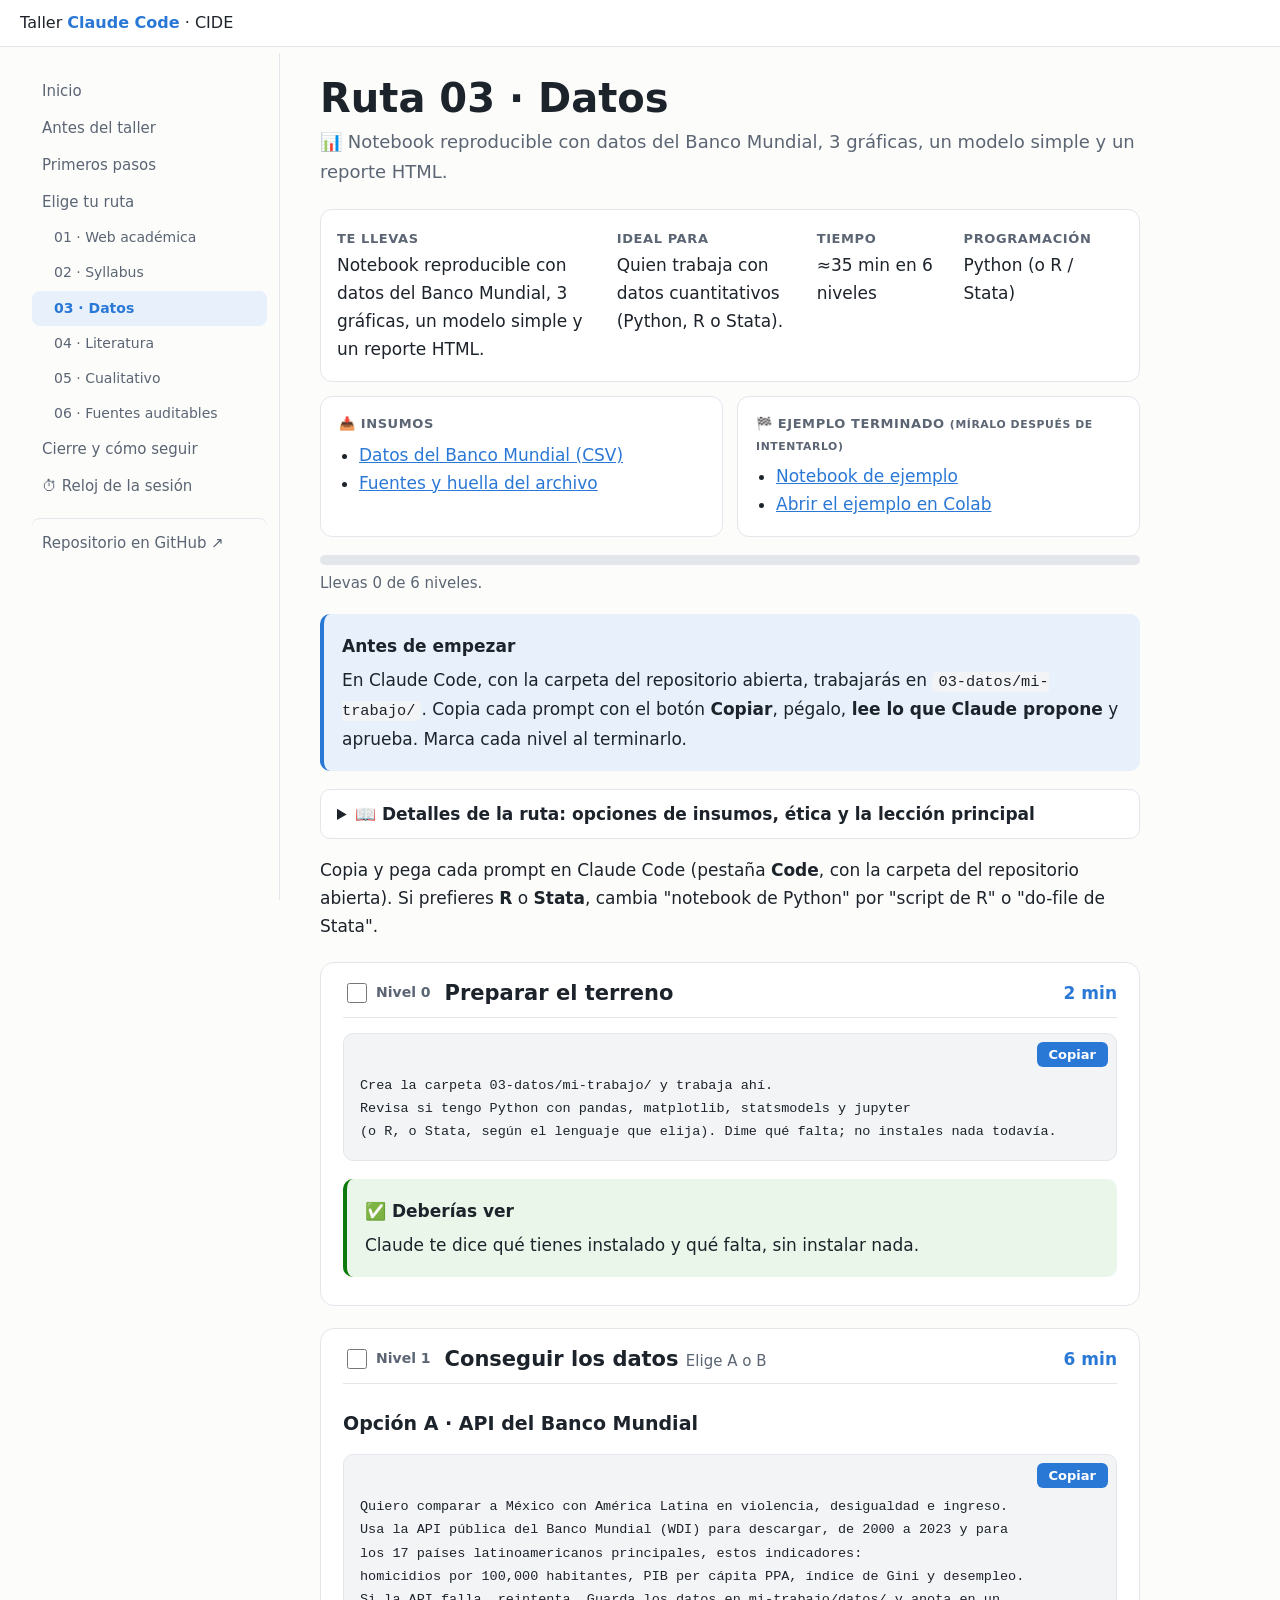
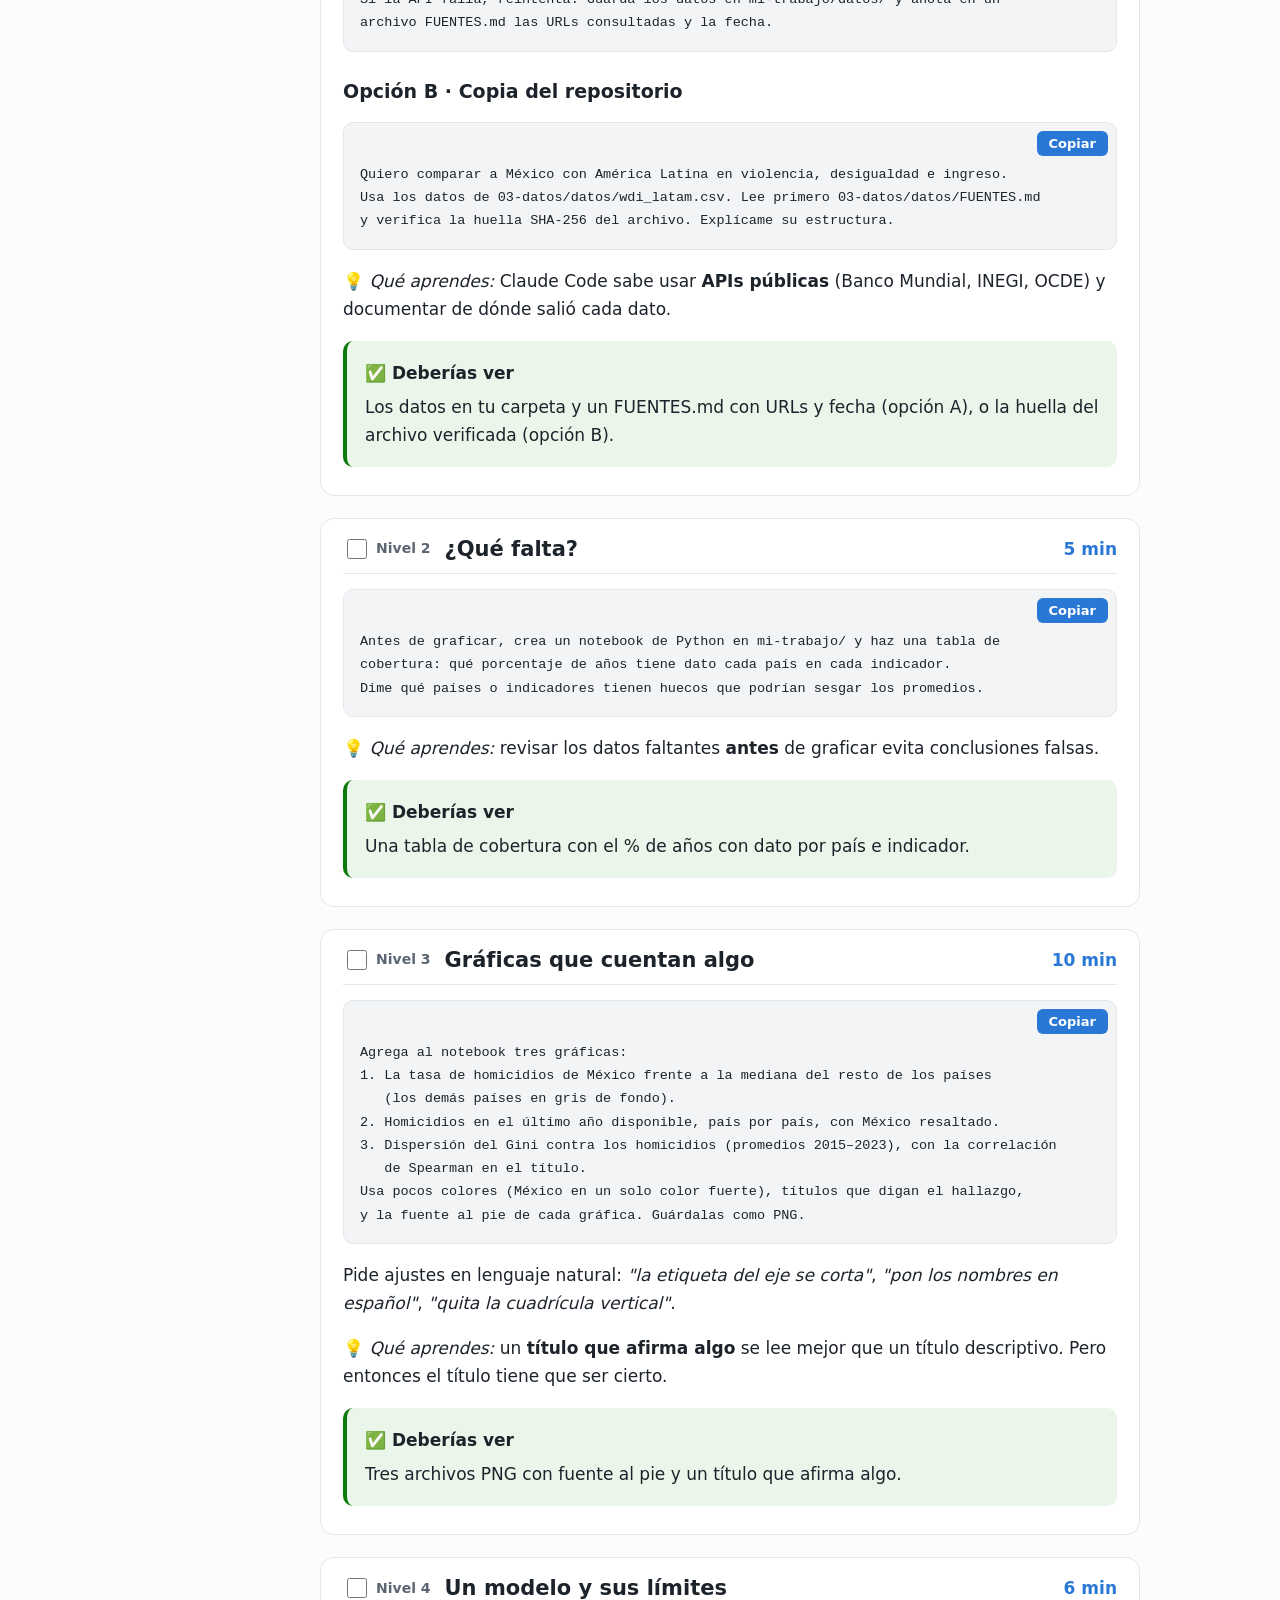
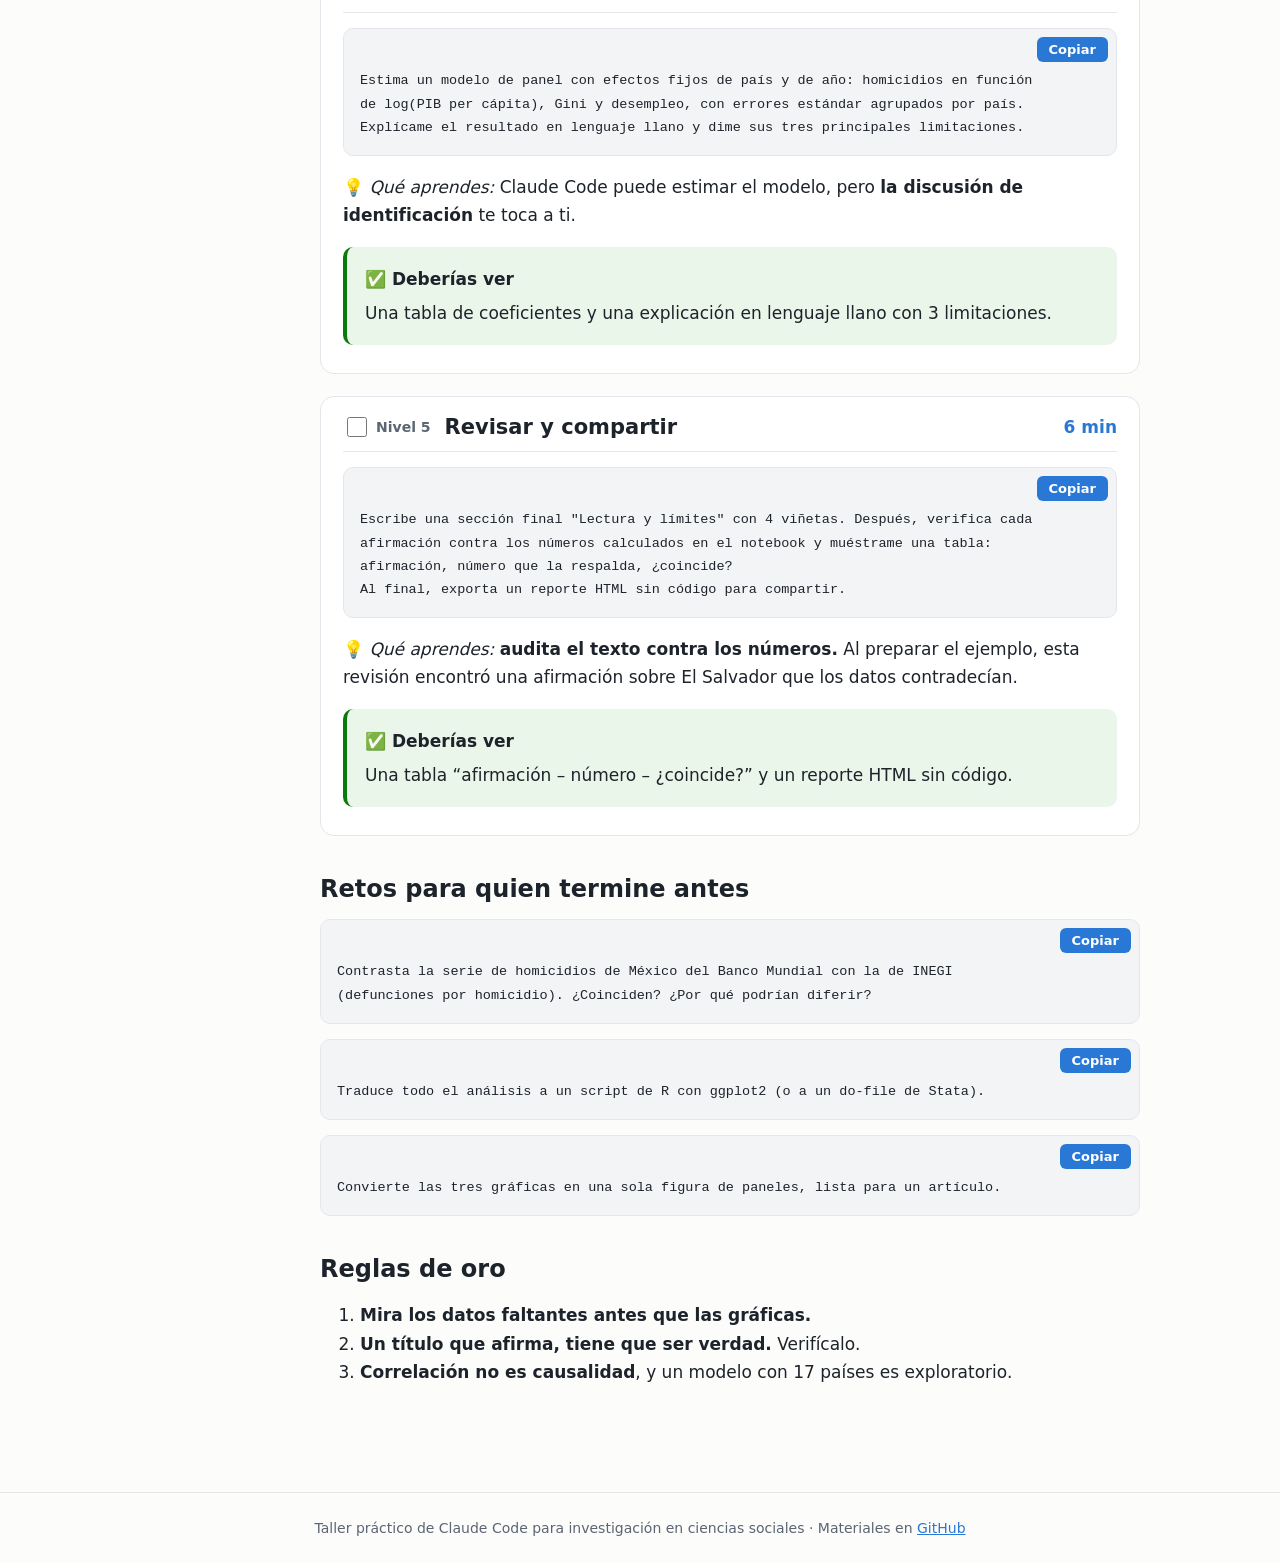
<file: docs/ruta-03.html>
<!DOCTYPE html>
<html lang="es"><head><meta charset="UTF-8"><meta name="viewport" content="width=device-width, initial-scale=1">
<title>Ruta 03 · Datos · Taller Claude Code · CIDE</title>
<link rel="stylesheet" href="estilos.css"></head>
<body>
<a class="saltar" href="#contenido">Saltar al contenido</a>
<header class="barra"><a class="marca" href="index.html">Taller <b>Claude Code</b> · CIDE</a>
<button class="menu" aria-expanded="false" aria-controls="nav">☰ Menú</button></header>
<div class="marco">
<nav id="nav" aria-label="Secciones del taller"><a href="index.html">Inicio</a><a href="antes.html">Antes del taller</a><a href="primeros-pasos.html">Primeros pasos</a><a href="rutas.html">Elige tu ruta</a><a href="ruta-01.html" class=sub>01 · Web académica</a><a href="ruta-02.html" class=sub>02 · Syllabus</a><a href="ruta-03.html" aria-current=page class=sub>03 · Datos</a><a href="ruta-04.html" class=sub>04 · Literatura</a><a href="ruta-05.html" class=sub>05 · Cualitativo</a><a href="ruta-06.html" class=sub>06 · Fuentes auditables</a><a href="cierre.html">Cierre y cómo seguir</a><a href="reloj.html">⏱ Reloj de la sesión</a><a class="repo" href="https://github.com/benjov/taller-claude-code-cide">Repositorio en GitHub ↗</a></nav>
<main id="contenido"><h1>Ruta 03 · Datos</h1><p class="subtitulo">📊 Notebook reproducible con datos del Banco Mundial, 3 gráficas, un modelo simple y un reporte HTML.</p>
<div class="resumen">
<div><p class="et">Te llevas</p><p>Notebook reproducible con datos del Banco Mundial, 3 gráficas, un modelo simple y un reporte HTML.</p></div>
<div><p class="et">Ideal para</p><p>Quien trabaja con datos cuantitativos (Python, R o Stata).</p></div>
<div><p class="et">Tiempo</p><p>≈35 min en 6 niveles</p></div>
<div><p class="et">Programación</p><p>Python (o R / Stata)</p></div>
</div>
<div class="dos-col">
<div class="tarjeta"><p class="et">📥 Insumos</p><ul><li><a href="https://github.com/benjov/taller-claude-code-cide/blob/main/03-datos/datos/wdi_latam.csv">Datos del Banco Mundial (CSV)</a></li><li><a href="https://github.com/benjov/taller-claude-code-cide/blob/main/03-datos/datos/FUENTES.md">Fuentes y huella del archivo</a></li></ul></div>
<div class="tarjeta"><p class="et">🏁 Ejemplo terminado <small>(míralo después de intentarlo)</small></p><ul><li><a href="https://github.com/benjov/taller-claude-code-cide/blob/main/03-datos/ejemplo-final/mexico_en_america_latina.ipynb">Notebook de ejemplo</a></li><li><a href="https://colab.research.google.com/github/benjov/taller-claude-code-cide/blob/main/03-datos/ejemplo-final/mexico_en_america_latina.ipynb">Abrir el ejemplo en Colab</a></li></ul></div>
</div>
<div class="progreso" data-ruta="03-datos"><div class="barra-p"><span></span></div><p></p></div>
<div class="caja info"><p class="caja-t">Antes de empezar</p><p>En Claude Code, con la carpeta del repositorio abierta, trabajarás en <code>03-datos/mi-trabajo/</code>. Copia cada prompt con el botón <b>Copiar</b>, pégalo, <b>lee lo que Claude propone</b> y aprueba. Marca cada nivel al terminarlo.</p></div>
<details class="detalles"><summary>📖 Detalles de la ruta: opciones de insumos, ética y la lección principal</summary><h2>¿Para quién es esta ruta?</h2>
<p>Para quien trabaja (o quiere trabajar) con datos cuantitativos y quiere pasar de una pregunta a <strong>gráficas y un reporte que se puedan compartir y replicar</strong>, en Python, R o Stata.</p>
<h2>Qué te llevas al final (≈35 min)</h2>
<ul>
<li>Un <strong>notebook</strong> (o script de R / do-file de Stata) que obtiene los datos, revisa qué falta, grafica y estima un modelo simple.</li>
<li><strong>3 gráficas</strong> listas para presentación, con fuente al pie.</li>
<li>Un <strong>reporte HTML sin código</strong> para mandar a colegas, y un Excel con los datos y las tablas usadas.</li>
</ul>
<p>👉 Mira <code>ejemplo-final/reporte_mexico_al.html</code> para ver la meta.</p>
<h2>El caso del kit: México en América Latina</h2>
<p><strong>¿Cómo ha evolucionado la violencia en México frente a la región, y se relaciona con la desigualdad o el ingreso?</strong>
Usa datos <strong>reales</strong> del Banco Mundial (17 países, 2000–2023): homicidios, PIB per cápita, Gini y desempleo.</p>
<h3>Dos caminos para los datos</h3>
<table>
<thead>
<tr>
<th>Camino</th>
<th>Qué haces</th>
</tr>
</thead>
<tbody>
<tr>
<td><strong>A · Descargar de la API</strong></td>
<td>Le pides a Claude Code que consulte la API pública del Banco Mundial (sin registro)</td>
</tr>
<tr>
<td><strong>B · Copia del repositorio</strong></td>
<td>Usas <code>datos/wdi_latam.csv</code> (ver <code>datos/FUENTES.md</code>)</td>
</tr>
</tbody>
</table>
<h3>¿Tus propios datos?</h3>
<p>Puedes traer un CSV o Excel de tu investigación (público o anonimizado) a <code>03-datos/mi-trabajo/</code> y usar los mismos prompts con tu pregunta. <strong>No uses datos confidenciales.</strong></p>
<h2>Python, R o Stata</h2>
<table>
<thead>
<tr>
<th>Lenguaje</th>
<th>Cómo funciona</th>
</tr>
</thead>
<tbody>
<tr>
<td><strong>Python</strong></td>
<td>Claude Code escribe y <strong>ejecuta</strong> el notebook; también puedes abrirlo en Colab</td>
</tr>
<tr>
<td><strong>R</strong></td>
<td>Claude Code escribe y ejecuta un script <code>.R</code> o un documento Quarto, si tienes R instalado</td>
</tr>
<tr>
<td><strong>Stata</strong></td>
<td>Claude Code escribe el <code>.do</code>; lo ejecuta si Stata está instalado y accesible desde la terminal. Si no, lo corres tú</td>
</tr>
</tbody>
</table>
<h2>Dónde trabajar</h2>
<p>Abre en Claude Code la carpeta del repositorio y trabaja en <code>03-datos/mi-trabajo/</code>.</p>
<h2>Pasos</h2>
<p>Abre <code>prompts.md</code> y sigue los niveles en orden.</p>
<h2>La lección de esta ruta</h2>
<p>Claude Code programa rápido, pero <strong>la interpretación es tuya</strong>. Al construir el ejemplo, la primera versión del texto final afirmaba algo que las gráficas contradecían. Revisar que cada frase del reporte coincida con los números es parte del método.</p></details>
<p>Copia y pega cada prompt en Claude Code (pestaña <strong>Code</strong>, con la carpeta del repositorio abierta).
Si prefieres <strong>R</strong> o <strong>Stata</strong>, cambia "notebook de Python" por "script de R" o "do-file de Stata".</p><section class="nivel" id="nivel-0">
<div class="nivel-cab"><label class="hecho"><input type="checkbox" data-clave="03-datos-n0"> <span>Nivel 0</span></label>
<h2>Preparar el terreno</h2><span class="min">2 min</span></div>
<pre><code>Crea la carpeta 03-datos/mi-trabajo/ y trabaja ahí.
Revisa si tengo Python con pandas, matplotlib, statsmodels y jupyter
(o R, o Stata, según el lenguaje que elija). Dime qué falta; no instales nada todavía.
</code></pre><div class="caja check"><p class="caja-t">✅ Deberías ver</p><p>Claude te dice qué tienes instalado y qué falta, sin instalar nada.</p></div></section><section class="nivel" id="nivel-1">
<div class="nivel-cab"><label class="hecho"><input type="checkbox" data-clave="03-datos-n1"> <span>Nivel 1</span></label>
<h2>Conseguir los datos <small>Elige A o B</small></h2><span class="min">6 min</span></div>
<h3>Opción A · API del Banco Mundial</h3>
<pre><code>Quiero comparar a México con América Latina en violencia, desigualdad e ingreso.
Usa la API pública del Banco Mundial (WDI) para descargar, de 2000 a 2023 y para
los 17 países latinoamericanos principales, estos indicadores:
homicidios por 100,000 habitantes, PIB per cápita PPA, índice de Gini y desempleo.
Si la API falla, reintenta. Guarda los datos en mi-trabajo/datos/ y anota en un
archivo FUENTES.md las URLs consultadas y la fecha.
</code></pre>
<h3>Opción B · Copia del repositorio</h3>
<pre><code>Quiero comparar a México con América Latina en violencia, desigualdad e ingreso.
Usa los datos de 03-datos/datos/wdi_latam.csv. Lee primero 03-datos/datos/FUENTES.md
y verifica la huella SHA-256 del archivo. Explícame su estructura.
</code></pre>
<p>💡 <em>Qué aprendes:</em> Claude Code sabe usar <strong>APIs públicas</strong> (Banco Mundial, INEGI, OCDE) y documentar de dónde salió cada dato.</p><div class="caja check"><p class="caja-t">✅ Deberías ver</p><p>Los datos en tu carpeta y un FUENTES.md con URLs y fecha (opción A), o la huella del archivo verificada (opción B).</p></div></section><section class="nivel" id="nivel-2">
<div class="nivel-cab"><label class="hecho"><input type="checkbox" data-clave="03-datos-n2"> <span>Nivel 2</span></label>
<h2>¿Qué falta?</h2><span class="min">5 min</span></div>
<pre><code>Antes de graficar, crea un notebook de Python en mi-trabajo/ y haz una tabla de
cobertura: qué porcentaje de años tiene dato cada país en cada indicador.
Dime qué países o indicadores tienen huecos que podrían sesgar los promedios.
</code></pre>
<p>💡 <em>Qué aprendes:</em> revisar los datos faltantes <strong>antes</strong> de graficar evita conclusiones falsas.</p><div class="caja check"><p class="caja-t">✅ Deberías ver</p><p>Una tabla de cobertura con el % de años con dato por país e indicador.</p></div></section><section class="nivel" id="nivel-3">
<div class="nivel-cab"><label class="hecho"><input type="checkbox" data-clave="03-datos-n3"> <span>Nivel 3</span></label>
<h2>Gráficas que cuentan algo</h2><span class="min">10 min</span></div>
<pre><code>Agrega al notebook tres gráficas:
1. La tasa de homicidios de México frente a la mediana del resto de los países
   (los demás países en gris de fondo).
2. Homicidios en el último año disponible, país por país, con México resaltado.
3. Dispersión del Gini contra los homicidios (promedios 2015–2023), con la correlación
   de Spearman en el título.
Usa pocos colores (México en un solo color fuerte), títulos que digan el hallazgo,
y la fuente al pie de cada gráfica. Guárdalas como PNG.
</code></pre>
<p>Pide ajustes en lenguaje natural: <em>"la etiqueta del eje se corta"</em>, <em>"pon los nombres en español"</em>, <em>"quita la cuadrícula vertical"</em>.</p>
<p>💡 <em>Qué aprendes:</em> un <strong>título que afirma algo</strong> se lee mejor que un título descriptivo. Pero entonces el título tiene que ser cierto.</p><div class="caja check"><p class="caja-t">✅ Deberías ver</p><p>Tres archivos PNG con fuente al pie y un título que afirma algo.</p></div></section><section class="nivel" id="nivel-4">
<div class="nivel-cab"><label class="hecho"><input type="checkbox" data-clave="03-datos-n4"> <span>Nivel 4</span></label>
<h2>Un modelo y sus límites</h2><span class="min">6 min</span></div>
<pre><code>Estima un modelo de panel con efectos fijos de país y de año: homicidios en función
de log(PIB per cápita), Gini y desempleo, con errores estándar agrupados por país.
Explícame el resultado en lenguaje llano y dime sus tres principales limitaciones.
</code></pre>
<p>💡 <em>Qué aprendes:</em> Claude Code puede estimar el modelo, pero <strong>la discusión de identificación</strong> te toca a ti.</p><div class="caja check"><p class="caja-t">✅ Deberías ver</p><p>Una tabla de coeficientes y una explicación en lenguaje llano con 3 limitaciones.</p></div></section><section class="nivel" id="nivel-5">
<div class="nivel-cab"><label class="hecho"><input type="checkbox" data-clave="03-datos-n5"> <span>Nivel 5</span></label>
<h2>Revisar y compartir</h2><span class="min">6 min</span></div>
<pre><code>Escribe una sección final &quot;Lectura y límites&quot; con 4 viñetas. Después, verifica cada
afirmación contra los números calculados en el notebook y muéstrame una tabla:
afirmación, número que la respalda, ¿coincide?
Al final, exporta un reporte HTML sin código para compartir.
</code></pre>
<p>💡 <em>Qué aprendes:</em> <strong>audita el texto contra los números.</strong> Al preparar el ejemplo, esta revisión encontró una afirmación sobre El Salvador que los datos contradecían.</p><div class="caja check"><p class="caja-t">✅ Deberías ver</p><p>Una tabla “afirmación – número – ¿coincide?” y un reporte HTML sin código.</p></div></section><section class="extra"><h2>Retos para quien termine antes</h2>
<pre><code>Contrasta la serie de homicidios de México del Banco Mundial con la de INEGI
(defunciones por homicidio). ¿Coinciden? ¿Por qué podrían diferir?
</code></pre>
<pre><code>Traduce todo el análisis a un script de R con ggplot2 (o a un do-file de Stata).
</code></pre>
<pre><code>Convierte las tres gráficas en una sola figura de paneles, lista para un artículo.
</code></pre></section><section class="extra"><h2>Reglas de oro</h2>
<ol>
<li><strong>Mira los datos faltantes antes que las gráficas.</strong></li>
<li><strong>Un título que afirma, tiene que ser verdad.</strong> Verifícalo.</li>
<li><strong>Correlación no es causalidad</strong>, y un modelo con 17 países es exploratorio.</li>
</ol></section>
</main></div>
<footer>Taller práctico de Claude Code para investigación en ciencias sociales · Materiales en <a href="https://github.com/benjov/taller-claude-code-cide">GitHub</a></footer>
<div class="toast" role="status" aria-live="polite"></div>
<script src="sitio.js"></script></body></html>
</file>
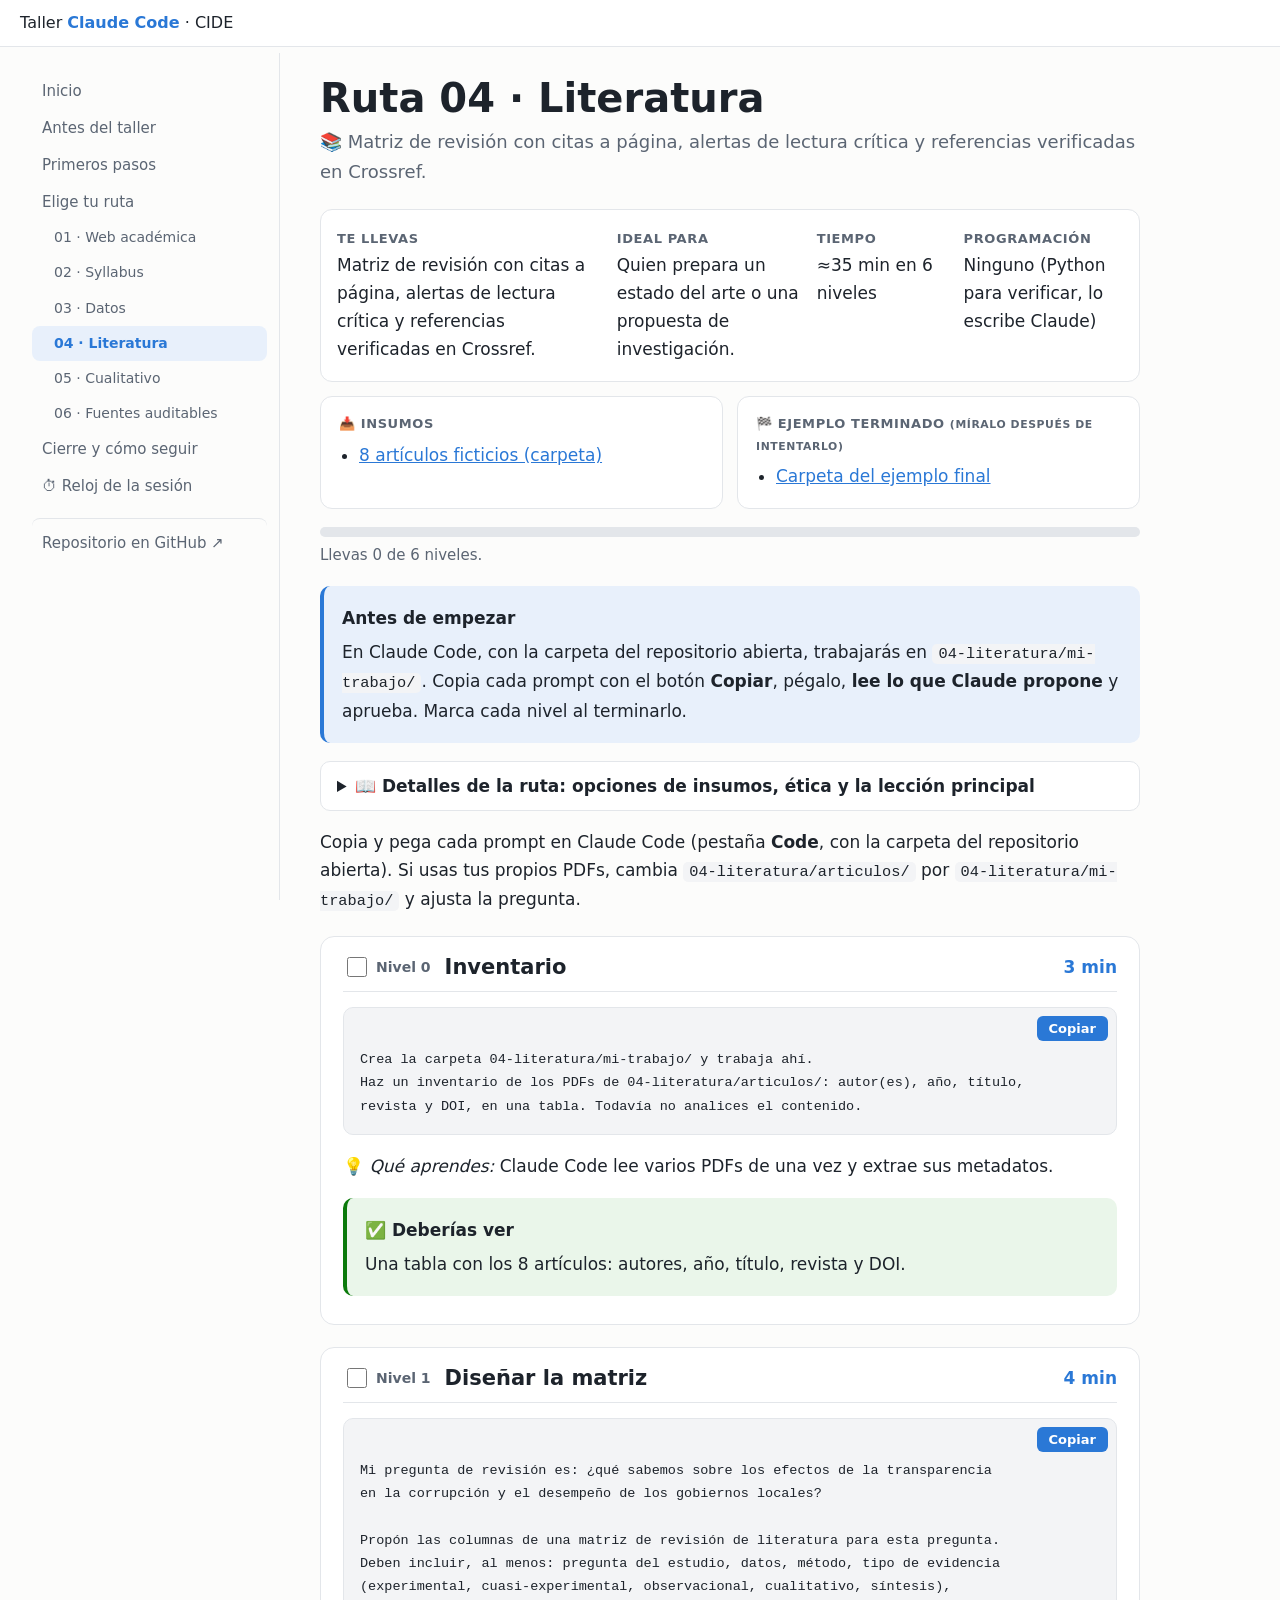
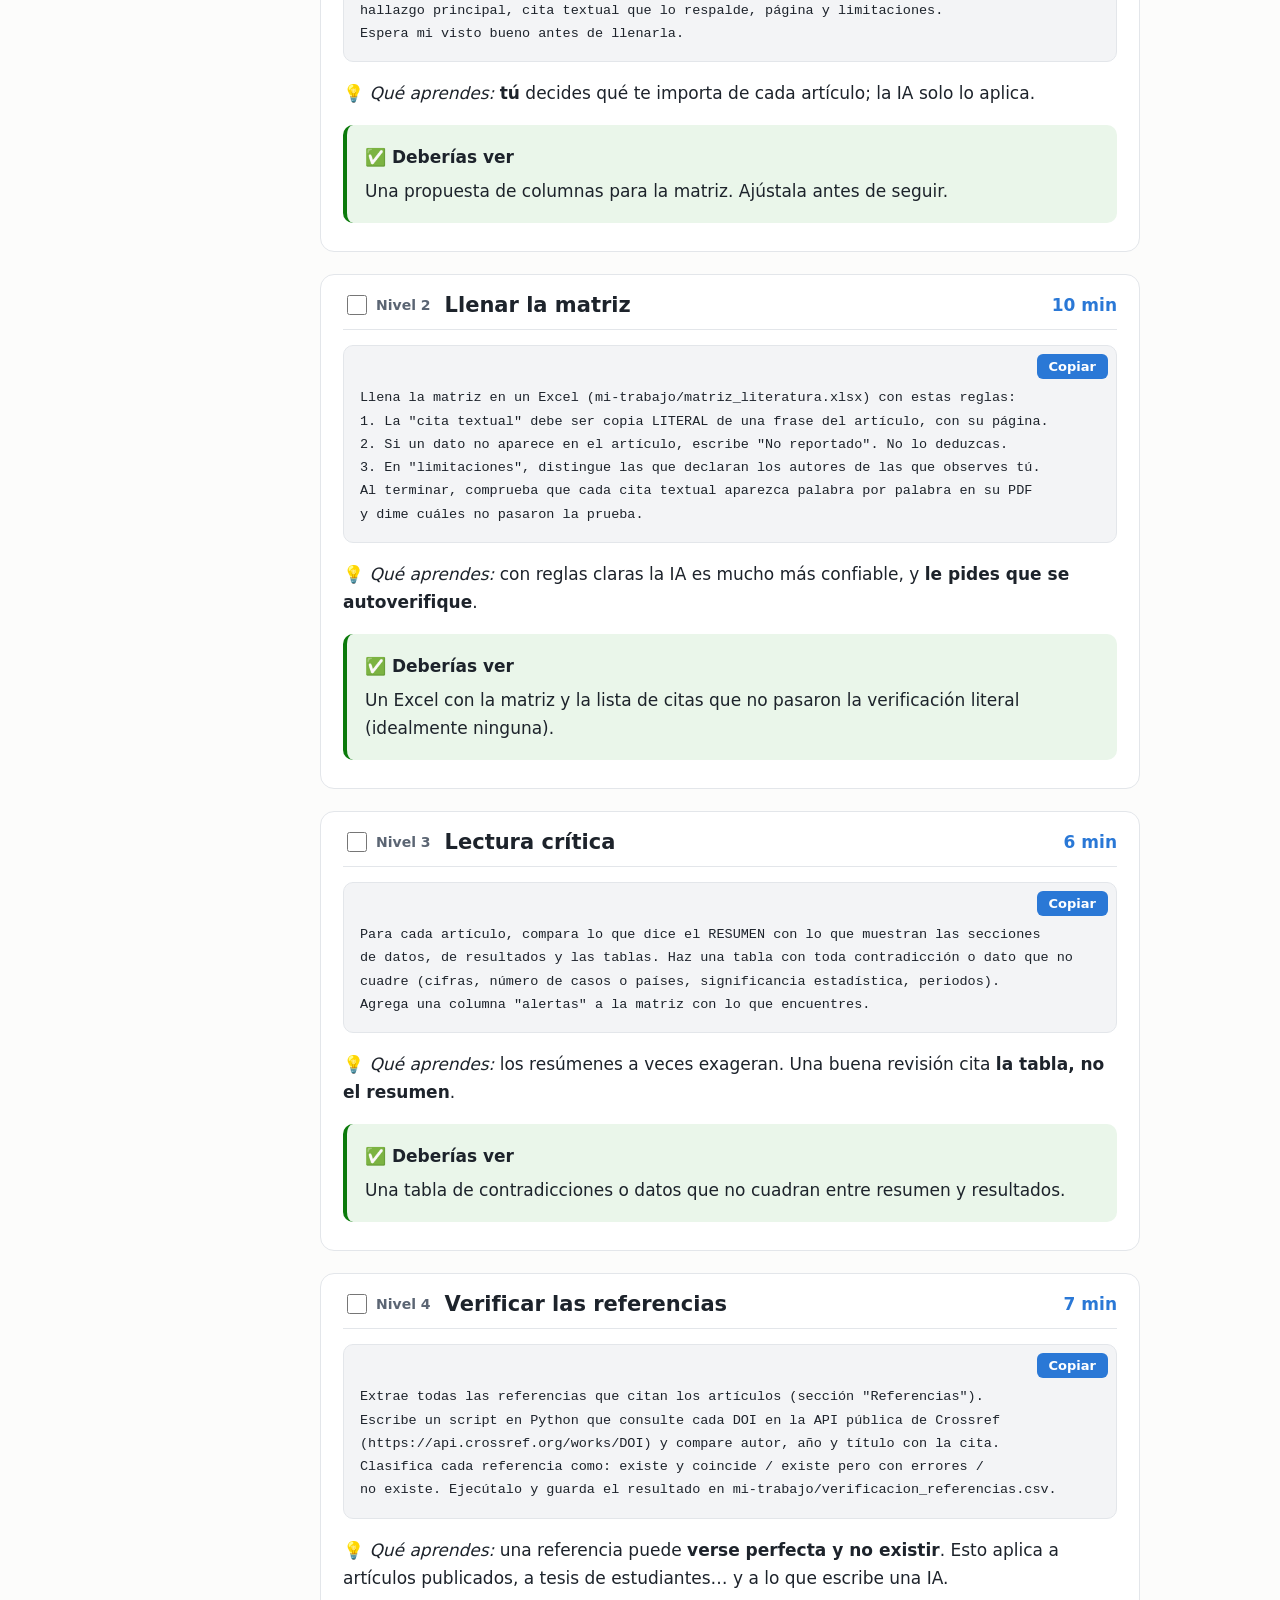
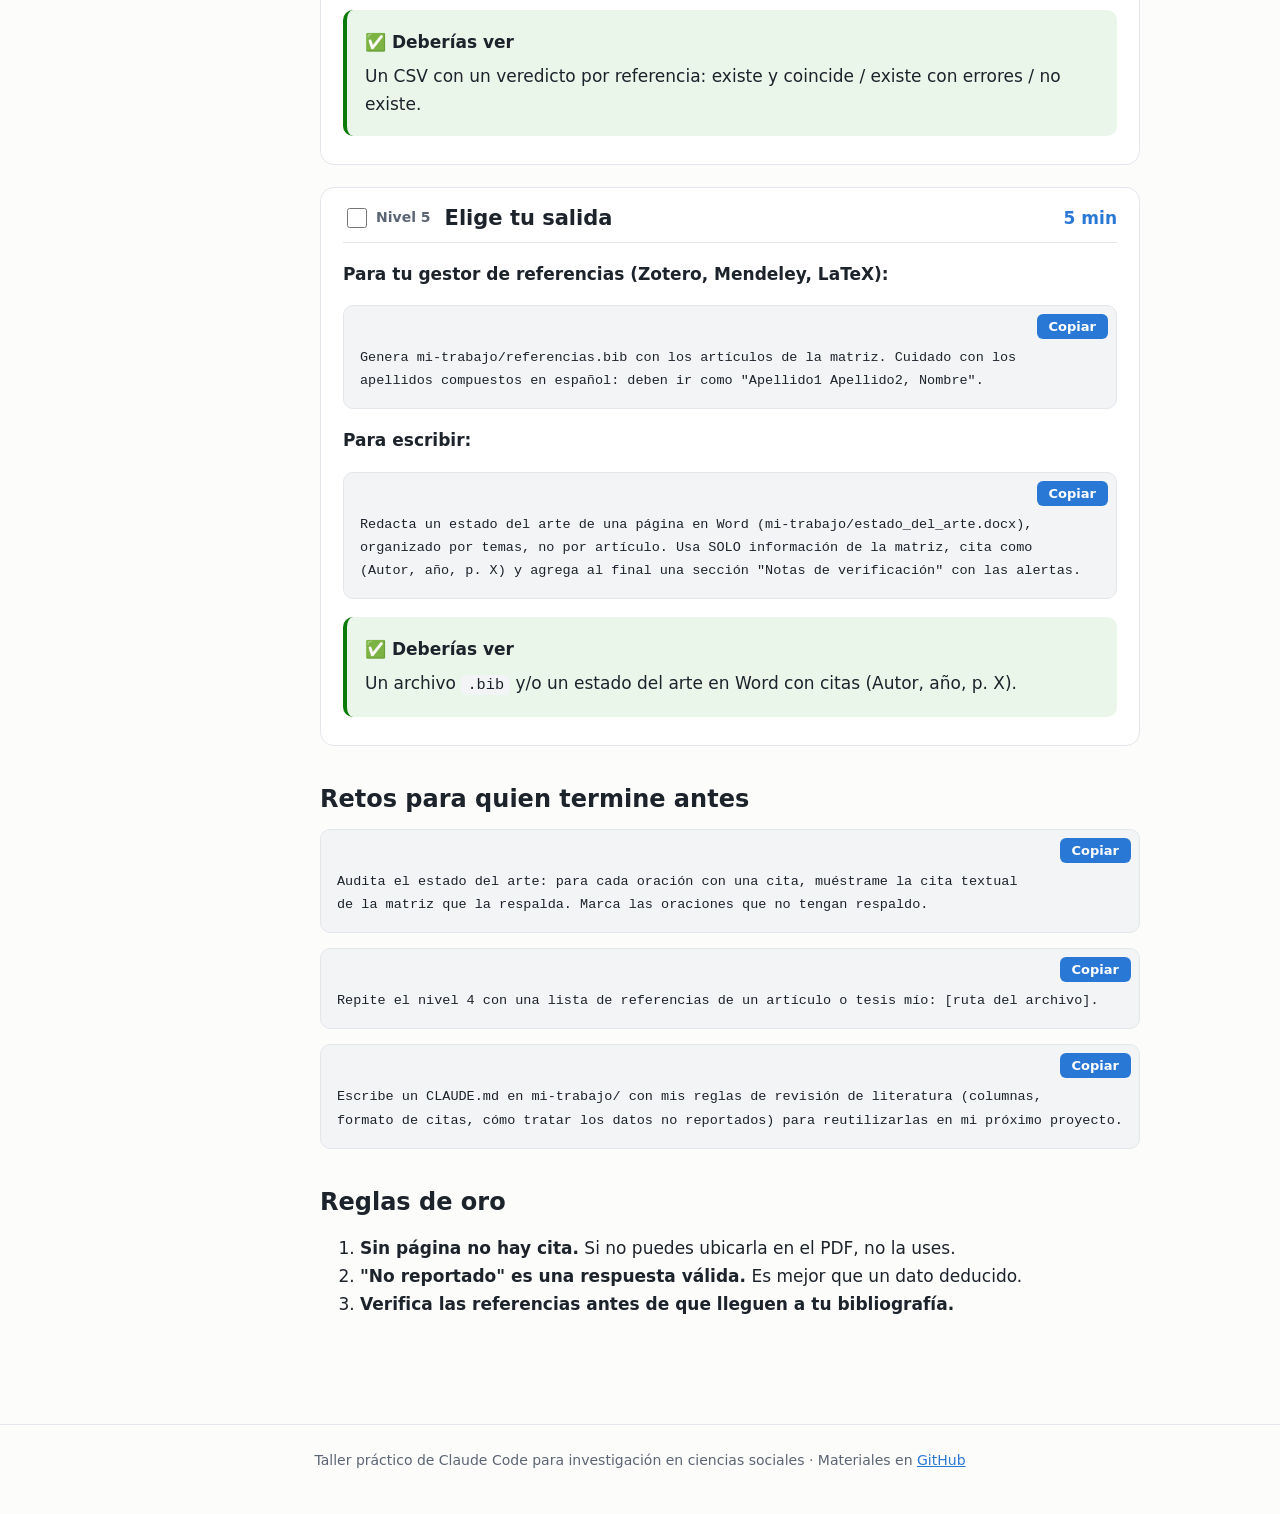
<file: docs/ruta-04.html>
<!DOCTYPE html>
<html lang="es"><head><meta charset="UTF-8"><meta name="viewport" content="width=device-width, initial-scale=1">
<title>Ruta 04 · Literatura · Taller Claude Code · CIDE</title>
<link rel="stylesheet" href="estilos.css"></head>
<body>
<a class="saltar" href="#contenido">Saltar al contenido</a>
<header class="barra"><a class="marca" href="index.html">Taller <b>Claude Code</b> · CIDE</a>
<button class="menu" aria-expanded="false" aria-controls="nav">☰ Menú</button></header>
<div class="marco">
<nav id="nav" aria-label="Secciones del taller"><a href="index.html">Inicio</a><a href="antes.html">Antes del taller</a><a href="primeros-pasos.html">Primeros pasos</a><a href="rutas.html">Elige tu ruta</a><a href="ruta-01.html" class=sub>01 · Web académica</a><a href="ruta-02.html" class=sub>02 · Syllabus</a><a href="ruta-03.html" class=sub>03 · Datos</a><a href="ruta-04.html" aria-current=page class=sub>04 · Literatura</a><a href="ruta-05.html" class=sub>05 · Cualitativo</a><a href="ruta-06.html" class=sub>06 · Fuentes auditables</a><a href="cierre.html">Cierre y cómo seguir</a><a href="reloj.html">⏱ Reloj de la sesión</a><a class="repo" href="https://github.com/benjov/taller-claude-code-cide">Repositorio en GitHub ↗</a></nav>
<main id="contenido"><h1>Ruta 04 · Literatura</h1><p class="subtitulo">📚 Matriz de revisión con citas a página, alertas de lectura crítica y referencias verificadas en Crossref.</p>
<div class="resumen">
<div><p class="et">Te llevas</p><p>Matriz de revisión con citas a página, alertas de lectura crítica y referencias verificadas en Crossref.</p></div>
<div><p class="et">Ideal para</p><p>Quien prepara un estado del arte o una propuesta de investigación.</p></div>
<div><p class="et">Tiempo</p><p>≈35 min en 6 niveles</p></div>
<div><p class="et">Programación</p><p>Ninguno (Python para verificar, lo escribe Claude)</p></div>
</div>
<div class="dos-col">
<div class="tarjeta"><p class="et">📥 Insumos</p><ul><li><a href="https://github.com/benjov/taller-claude-code-cide/tree/main/04-literatura/articulos">8 artículos ficticios (carpeta)</a></li></ul></div>
<div class="tarjeta"><p class="et">🏁 Ejemplo terminado <small>(míralo después de intentarlo)</small></p><ul><li><a href="https://github.com/benjov/taller-claude-code-cide/tree/main/04-literatura/ejemplo-final">Carpeta del ejemplo final</a></li></ul></div>
</div>
<div class="progreso" data-ruta="04-literatura"><div class="barra-p"><span></span></div><p></p></div>
<div class="caja info"><p class="caja-t">Antes de empezar</p><p>En Claude Code, con la carpeta del repositorio abierta, trabajarás en <code>04-literatura/mi-trabajo/</code>. Copia cada prompt con el botón <b>Copiar</b>, pégalo, <b>lee lo que Claude propone</b> y aprueba. Marca cada nivel al terminarlo.</p></div>
<details class="detalles"><summary>📖 Detalles de la ruta: opciones de insumos, ética y la lección principal</summary><h2>¿Para quién es esta ruta?</h2>
<p>Para quien prepara un <strong>estado del arte</strong>, una propuesta de investigación o un curso, y quiere ordenar una pila de PDFs <strong>sin perder el rigor</strong>: cada dato con su página, cada referencia verificada.</p>
<h2>Qué te llevas al final (≈35 min)</h2>
<ol>
<li><strong>Matriz de revisión en Excel</strong>: pregunta, datos, método, tipo de evidencia, hallazgo, <strong>cita textual con página</strong>, limitaciones y alertas.</li>
<li><strong>Alertas de lectura crítica</strong>: contradicciones entre el resumen y las tablas, datos que no cuadran.</li>
<li><strong>Verificación de referencias contra Crossref</strong>: qué citas existen, cuáles tienen errores y cuáles <strong>no existen</strong>.</li>
<li>Según tu elección: un archivo <strong><code>.bib</code></strong> para tu gestor de referencias y/o un <strong>estado del arte en Word</strong> con citas a página.</li>
</ol>
<p>👉 Mira <code>ejemplo-final/</code> para ver la meta. <strong>No lo abras antes de intentarlo</strong>: el corpus tiene sorpresas y la gracia es que Claude Code y tú las encuentren.</p>
<h2>Tus artículos o los del kit</h2>
<table>
<thead>
<tr>
<th>Opción</th>
<th>Qué usas</th>
<th>Notas</th>
</tr>
</thead>
<tbody>
<tr>
<td><strong>Corpus del kit</strong></td>
<td>8 artículos en <code>articulos/</code> sobre transparencia y corrupción en gobiernos locales</td>
<td><strong>Todos son ficticios</strong>: autores, revistas, datos y DOIs inventados. Algunos citan trabajos reales</td>
</tr>
<tr>
<td><strong>Tus PDFs</strong></td>
<td>5–10 artículos de tu tema en <code>04-literatura/mi-trabajo/</code></td>
<td>Úsalos solo localmente; <strong>no subas a repositorios públicos</strong> PDFs con derechos de autor. Los PDFs escaneados (imagen) no se pueden leer bien</td>
</tr>
</tbody>
</table>
<h2>Dónde trabajar</h2>
<p>Abre en Claude Code la carpeta del repositorio y trabaja en <code>04-literatura/mi-trabajo/</code>.</p>
<h2>Pasos</h2>
<p>Abre <code>prompts.md</code>. Los niveles 0 a 3 son el núcleo; del 4 y el 5 elige según tu tiempo.</p>
<h2>La lección de esta ruta</h2>
<p>Claude Code lee rápido y resume bien. Por eso el riesgo no es que lea mal, sino que <strong>creas sin verificar</strong>. Esta ruta te enseña tres hábitos:
1. <strong>Toda afirmación con cita textual y página</strong>, para poder comprobarla en segundos.
2. <strong>Comparar el resumen con las tablas</strong>: los autores (y la IA) a veces exageran.
3. <strong>Verificar cada referencia</strong> contra una base de datos real. Las citas inventadas existen, también en artículos publicados.</p></details>
<p>Copia y pega cada prompt en Claude Code (pestaña <strong>Code</strong>, con la carpeta del repositorio abierta).
Si usas tus propios PDFs, cambia <code>04-literatura/articulos/</code> por <code>04-literatura/mi-trabajo/</code> y ajusta la pregunta.</p><section class="nivel" id="nivel-0">
<div class="nivel-cab"><label class="hecho"><input type="checkbox" data-clave="04-literatura-n0"> <span>Nivel 0</span></label>
<h2>Inventario</h2><span class="min">3 min</span></div>
<pre><code>Crea la carpeta 04-literatura/mi-trabajo/ y trabaja ahí.
Haz un inventario de los PDFs de 04-literatura/articulos/: autor(es), año, título,
revista y DOI, en una tabla. Todavía no analices el contenido.
</code></pre>
<p>💡 <em>Qué aprendes:</em> Claude Code lee varios PDFs de una vez y extrae sus metadatos.</p><div class="caja check"><p class="caja-t">✅ Deberías ver</p><p>Una tabla con los 8 artículos: autores, año, título, revista y DOI.</p></div></section><section class="nivel" id="nivel-1">
<div class="nivel-cab"><label class="hecho"><input type="checkbox" data-clave="04-literatura-n1"> <span>Nivel 1</span></label>
<h2>Diseñar la matriz</h2><span class="min">4 min</span></div>
<pre><code>Mi pregunta de revisión es: ¿qué sabemos sobre los efectos de la transparencia
en la corrupción y el desempeño de los gobiernos locales?

Propón las columnas de una matriz de revisión de literatura para esta pregunta.
Deben incluir, al menos: pregunta del estudio, datos, método, tipo de evidencia
(experimental, cuasi-experimental, observacional, cualitativo, síntesis),
hallazgo principal, cita textual que lo respalde, página y limitaciones.
Espera mi visto bueno antes de llenarla.
</code></pre>
<p>💡 <em>Qué aprendes:</em> <strong>tú</strong> decides qué te importa de cada artículo; la IA solo lo aplica.</p><div class="caja check"><p class="caja-t">✅ Deberías ver</p><p>Una propuesta de columnas para la matriz. Ajústala antes de seguir.</p></div></section><section class="nivel" id="nivel-2">
<div class="nivel-cab"><label class="hecho"><input type="checkbox" data-clave="04-literatura-n2"> <span>Nivel 2</span></label>
<h2>Llenar la matriz</h2><span class="min">10 min</span></div>
<pre><code>Llena la matriz en un Excel (mi-trabajo/matriz_literatura.xlsx) con estas reglas:
1. La &quot;cita textual&quot; debe ser copia LITERAL de una frase del artículo, con su página.
2. Si un dato no aparece en el artículo, escribe &quot;No reportado&quot;. No lo deduzcas.
3. En &quot;limitaciones&quot;, distingue las que declaran los autores de las que observes tú.
Al terminar, comprueba que cada cita textual aparezca palabra por palabra en su PDF
y dime cuáles no pasaron la prueba.
</code></pre>
<p>💡 <em>Qué aprendes:</em> con reglas claras la IA es mucho más confiable, y <strong>le pides que se autoverifique</strong>.</p><div class="caja check"><p class="caja-t">✅ Deberías ver</p><p>Un Excel con la matriz y la lista de citas que no pasaron la verificación literal (idealmente ninguna).</p></div></section><section class="nivel" id="nivel-3">
<div class="nivel-cab"><label class="hecho"><input type="checkbox" data-clave="04-literatura-n3"> <span>Nivel 3</span></label>
<h2>Lectura crítica</h2><span class="min">6 min</span></div>
<pre><code>Para cada artículo, compara lo que dice el RESUMEN con lo que muestran las secciones
de datos, de resultados y las tablas. Haz una tabla con toda contradicción o dato que no
cuadre (cifras, número de casos o países, significancia estadística, periodos).
Agrega una columna &quot;alertas&quot; a la matriz con lo que encuentres.
</code></pre>
<p>💡 <em>Qué aprendes:</em> los resúmenes a veces exageran. Una buena revisión cita <strong>la tabla, no el resumen</strong>.</p><div class="caja check"><p class="caja-t">✅ Deberías ver</p><p>Una tabla de contradicciones o datos que no cuadran entre resumen y resultados.</p></div></section><section class="nivel" id="nivel-4">
<div class="nivel-cab"><label class="hecho"><input type="checkbox" data-clave="04-literatura-n4"> <span>Nivel 4</span></label>
<h2>Verificar las referencias</h2><span class="min">7 min</span></div>
<pre><code>Extrae todas las referencias que citan los artículos (sección &quot;Referencias&quot;).
Escribe un script en Python que consulte cada DOI en la API pública de Crossref
(https://api.crossref.org/works/DOI) y compare autor, año y título con la cita.
Clasifica cada referencia como: existe y coincide / existe pero con errores /
no existe. Ejecútalo y guarda el resultado en mi-trabajo/verificacion_referencias.csv.
</code></pre>
<p>💡 <em>Qué aprendes:</em> una referencia puede <strong>verse perfecta y no existir</strong>. Esto aplica a artículos publicados, a tesis de estudiantes… y a lo que escribe una IA.</p><div class="caja check"><p class="caja-t">✅ Deberías ver</p><p>Un CSV con un veredicto por referencia: existe y coincide / existe con errores / no existe.</p></div></section><section class="nivel" id="nivel-5">
<div class="nivel-cab"><label class="hecho"><input type="checkbox" data-clave="04-literatura-n5"> <span>Nivel 5</span></label>
<h2>Elige tu salida</h2><span class="min">5 min</span></div>
<p><strong>Para tu gestor de referencias (Zotero, Mendeley, LaTeX):</strong></p>
<pre><code>Genera mi-trabajo/referencias.bib con los artículos de la matriz. Cuidado con los
apellidos compuestos en español: deben ir como &quot;Apellido1 Apellido2, Nombre&quot;.
</code></pre>
<p><strong>Para escribir:</strong></p>
<pre><code>Redacta un estado del arte de una página en Word (mi-trabajo/estado_del_arte.docx),
organizado por temas, no por artículo. Usa SOLO información de la matriz, cita como
(Autor, año, p. X) y agrega al final una sección &quot;Notas de verificación&quot; con las alertas.
</code></pre><div class="caja check"><p class="caja-t">✅ Deberías ver</p><p>Un archivo <code>.bib</code> y/o un estado del arte en Word con citas (Autor, año, p. X).</p></div></section><section class="extra"><h2>Retos para quien termine antes</h2>
<pre><code>Audita el estado del arte: para cada oración con una cita, muéstrame la cita textual
de la matriz que la respalda. Marca las oraciones que no tengan respaldo.
</code></pre>
<pre><code>Repite el nivel 4 con una lista de referencias de un artículo o tesis mío: [ruta del archivo].
</code></pre>
<pre><code>Escribe un CLAUDE.md en mi-trabajo/ con mis reglas de revisión de literatura (columnas,
formato de citas, cómo tratar los datos no reportados) para reutilizarlas en mi próximo proyecto.
</code></pre></section><section class="extra"><h2>Reglas de oro</h2>
<ol>
<li><strong>Sin página no hay cita.</strong> Si no puedes ubicarla en el PDF, no la uses.</li>
<li><strong>"No reportado" es una respuesta válida.</strong> Es mejor que un dato deducido.</li>
<li><strong>Verifica las referencias antes de que lleguen a tu bibliografía.</strong></li>
</ol></section>
</main></div>
<footer>Taller práctico de Claude Code para investigación en ciencias sociales · Materiales en <a href="https://github.com/benjov/taller-claude-code-cide">GitHub</a></footer>
<div class="toast" role="status" aria-live="polite"></div>
<script src="sitio.js"></script></body></html>
</file>
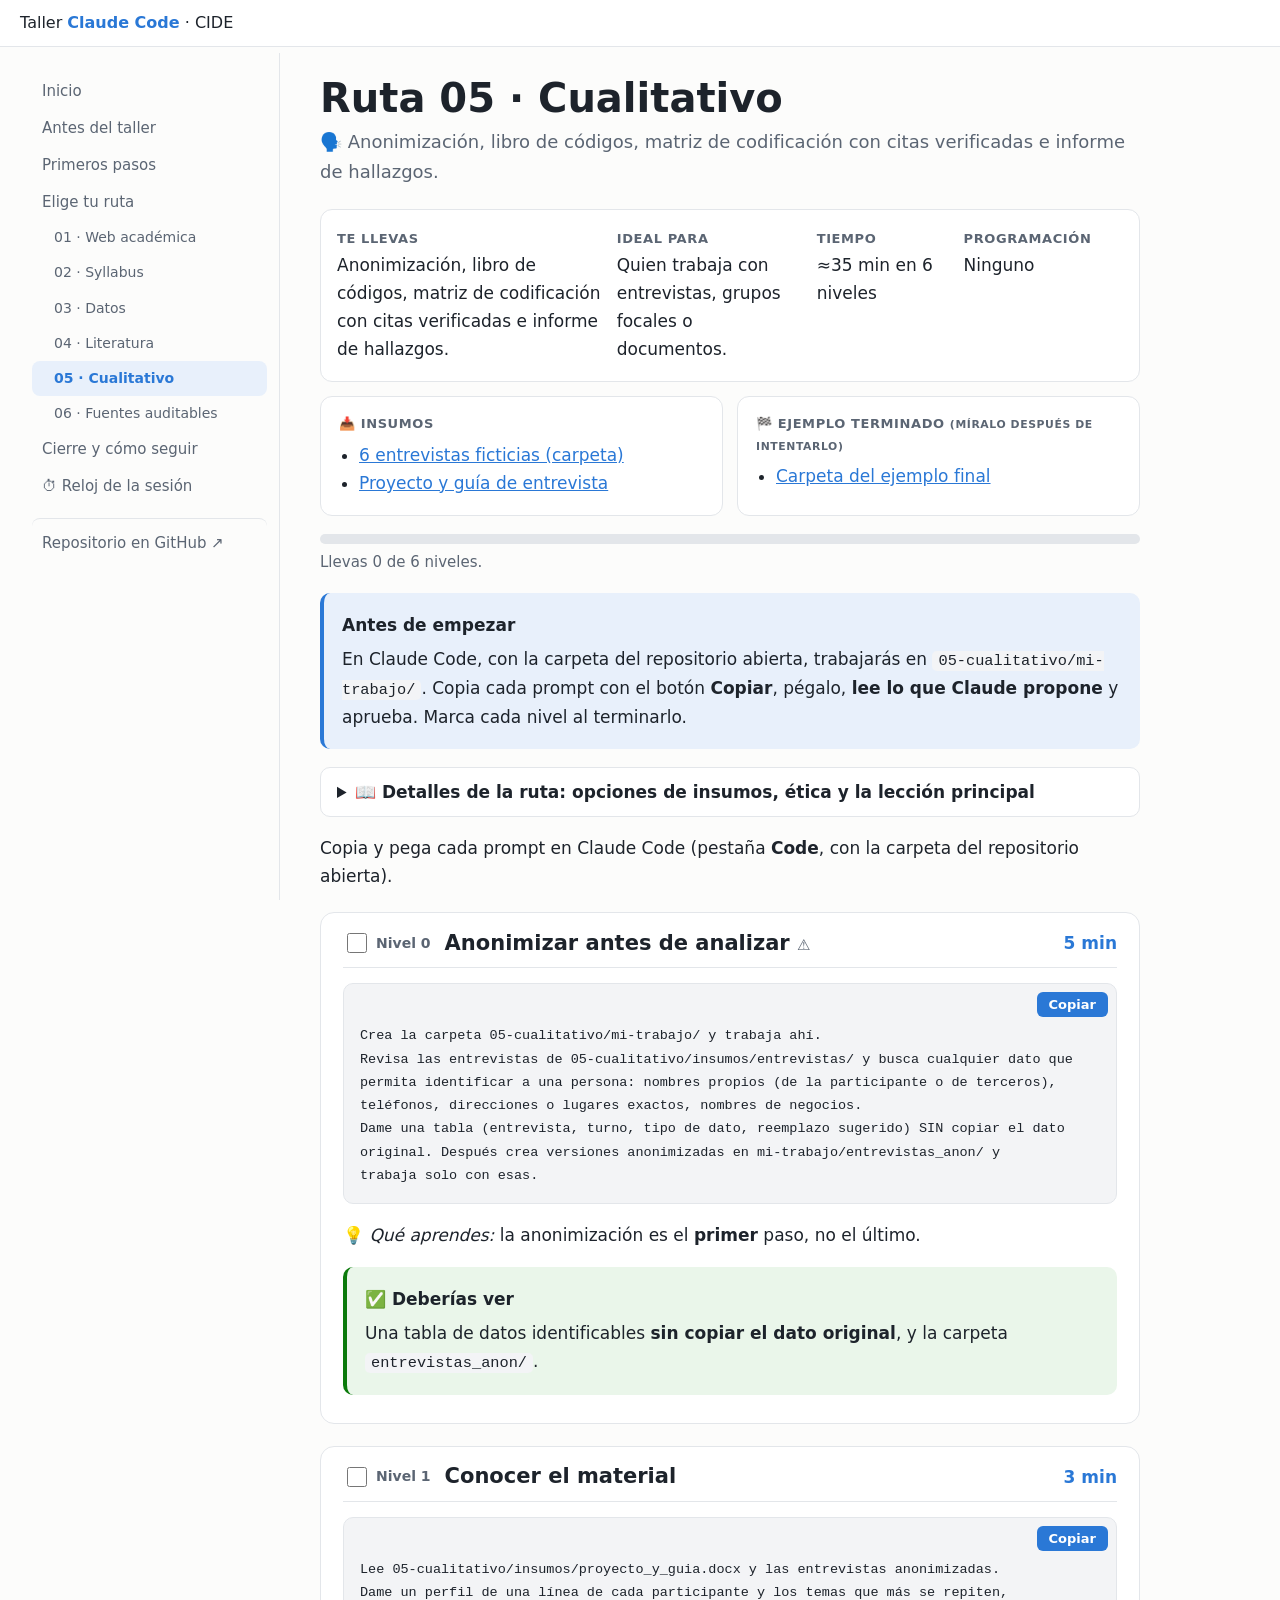
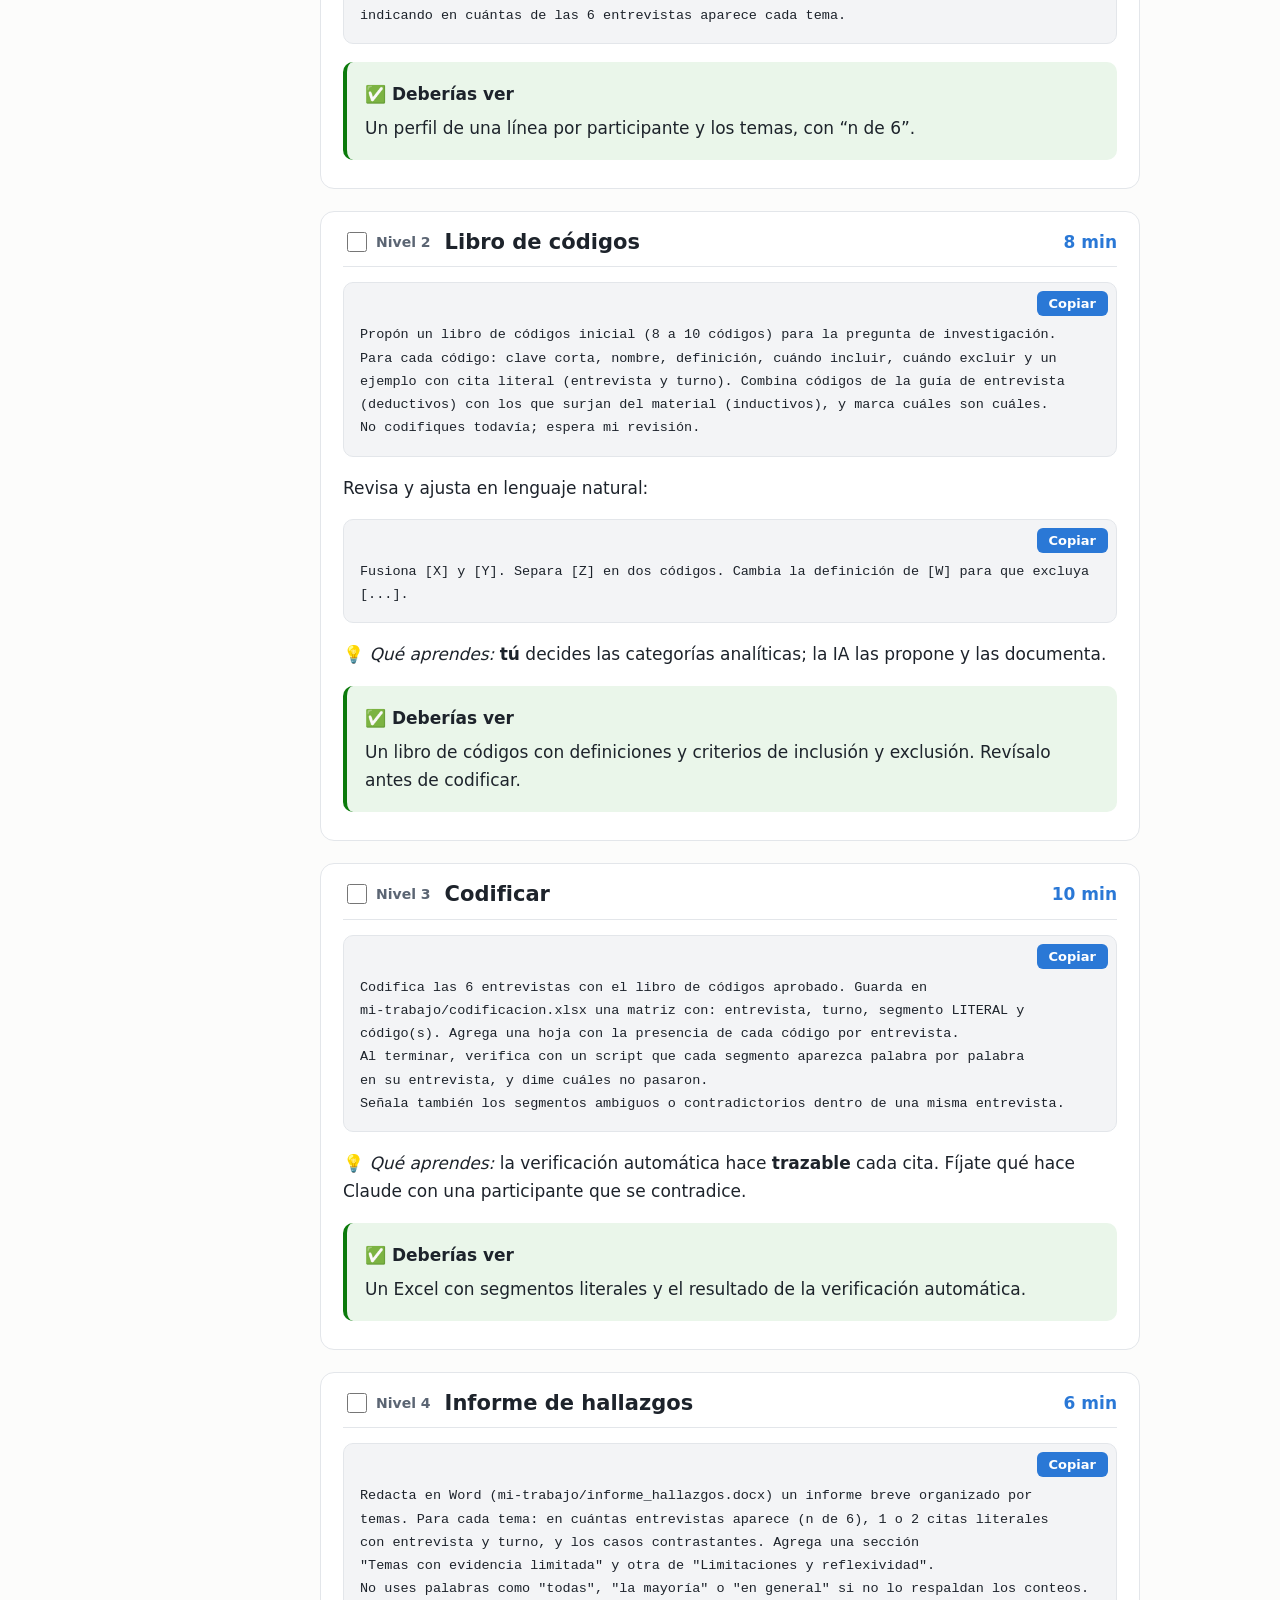
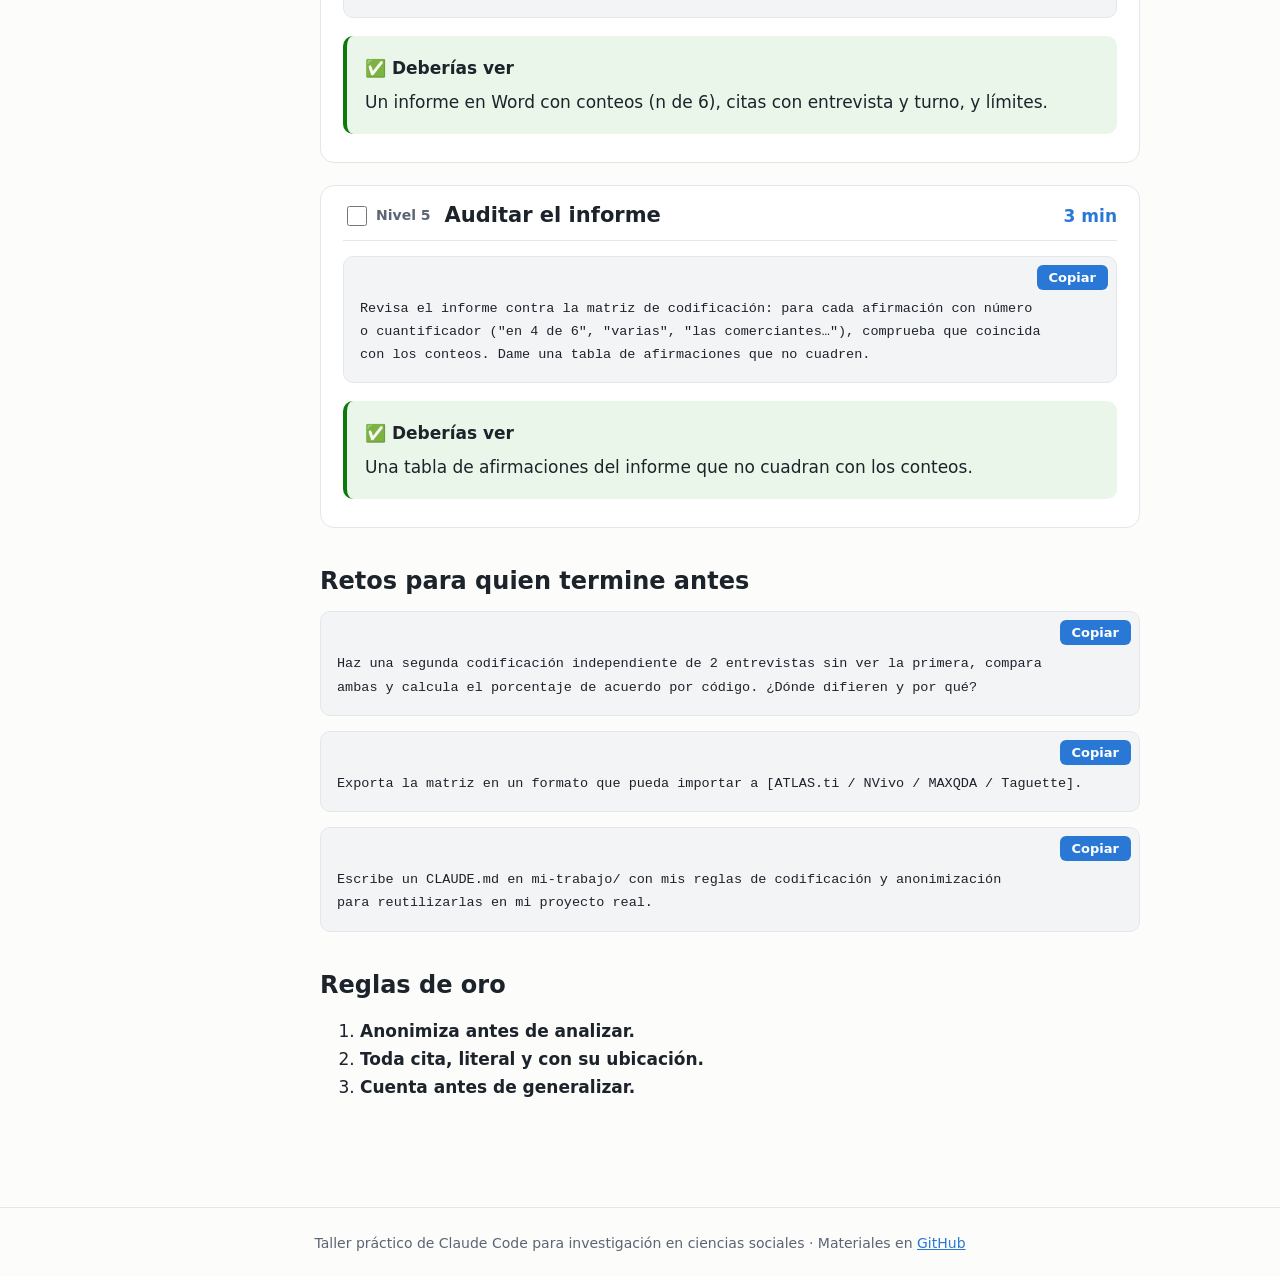
<file: docs/ruta-05.html>
<!DOCTYPE html>
<html lang="es"><head><meta charset="UTF-8"><meta name="viewport" content="width=device-width, initial-scale=1">
<title>Ruta 05 · Cualitativo · Taller Claude Code · CIDE</title>
<link rel="stylesheet" href="estilos.css"></head>
<body>
<a class="saltar" href="#contenido">Saltar al contenido</a>
<header class="barra"><a class="marca" href="index.html">Taller <b>Claude Code</b> · CIDE</a>
<button class="menu" aria-expanded="false" aria-controls="nav">☰ Menú</button></header>
<div class="marco">
<nav id="nav" aria-label="Secciones del taller"><a href="index.html">Inicio</a><a href="antes.html">Antes del taller</a><a href="primeros-pasos.html">Primeros pasos</a><a href="rutas.html">Elige tu ruta</a><a href="ruta-01.html" class=sub>01 · Web académica</a><a href="ruta-02.html" class=sub>02 · Syllabus</a><a href="ruta-03.html" class=sub>03 · Datos</a><a href="ruta-04.html" class=sub>04 · Literatura</a><a href="ruta-05.html" aria-current=page class=sub>05 · Cualitativo</a><a href="ruta-06.html" class=sub>06 · Fuentes auditables</a><a href="cierre.html">Cierre y cómo seguir</a><a href="reloj.html">⏱ Reloj de la sesión</a><a class="repo" href="https://github.com/benjov/taller-claude-code-cide">Repositorio en GitHub ↗</a></nav>
<main id="contenido"><h1>Ruta 05 · Cualitativo</h1><p class="subtitulo">🗣️ Anonimización, libro de códigos, matriz de codificación con citas verificadas e informe de hallazgos.</p>
<div class="resumen">
<div><p class="et">Te llevas</p><p>Anonimización, libro de códigos, matriz de codificación con citas verificadas e informe de hallazgos.</p></div>
<div><p class="et">Ideal para</p><p>Quien trabaja con entrevistas, grupos focales o documentos.</p></div>
<div><p class="et">Tiempo</p><p>≈35 min en 6 niveles</p></div>
<div><p class="et">Programación</p><p>Ninguno</p></div>
</div>
<div class="dos-col">
<div class="tarjeta"><p class="et">📥 Insumos</p><ul><li><a href="https://github.com/benjov/taller-claude-code-cide/tree/main/05-cualitativo/insumos/entrevistas">6 entrevistas ficticias (carpeta)</a></li><li><a href="https://github.com/benjov/taller-claude-code-cide/blob/main/05-cualitativo/insumos/proyecto_y_guia.docx">Proyecto y guía de entrevista</a></li></ul></div>
<div class="tarjeta"><p class="et">🏁 Ejemplo terminado <small>(míralo después de intentarlo)</small></p><ul><li><a href="https://github.com/benjov/taller-claude-code-cide/tree/main/05-cualitativo/ejemplo-final">Carpeta del ejemplo final</a></li></ul></div>
</div>
<div class="progreso" data-ruta="05-cualitativo"><div class="barra-p"><span></span></div><p></p></div>
<div class="caja info"><p class="caja-t">Antes de empezar</p><p>En Claude Code, con la carpeta del repositorio abierta, trabajarás en <code>05-cualitativo/mi-trabajo/</code>. Copia cada prompt con el botón <b>Copiar</b>, pégalo, <b>lee lo que Claude propone</b> y aprueba. Marca cada nivel al terminarlo.</p></div>
<details class="detalles"><summary>📖 Detalles de la ruta: opciones de insumos, ética y la lección principal</summary><h2>¿Para quién es esta ruta?</h2>
<p>Para quien trabaja con entrevistas, grupos focales o documentos, y quiere ver cómo Claude Code puede <strong>acelerar la codificación sin perder el control interpretativo</strong>.</p>
<h2>Qué te llevas al final (≈35 min)</h2>
<ol>
<li>Una <strong>revisión de anonimización</strong>: datos identificables detectados y reemplazados antes de analizar.</li>
<li>Un <strong>libro de códigos</strong> en Excel: código, definición, cuándo incluir, cuándo excluir y un ejemplo con cita.</li>
<li>Una <strong>matriz de codificación</strong>: cada segmento <strong>literal</strong>, con entrevista, turno y códigos.</li>
<li>Un <strong>informe de hallazgos</strong> en Word con citas trazables y una sección de límites.</li>
</ol>
<p>👉 Mira <code>ejemplo-final/</code> para ver la meta (después de intentarlo).</p>
<h2>Los materiales del kit</h2>
<p><code>insumos/entrevistas/</code>: <strong>6 entrevistas ficticias</strong> con mujeres que trabajan en el comercio informal de la Ciudad de México, más <code>insumos/proyecto_y_guia.docx</code>, con la pregunta de investigación y la guía de entrevista.
Las personas, los nombres y los datos son <strong>inventados</strong>.</p>
<h2>⚠️ ¿Y mis entrevistas reales?</h2>
<p><strong>Para el taller usa las ficticias.</strong> Antes de usar Claude Code con entrevistas reales:
- Revisa qué aprobó tu <strong>comité de ética</strong> y qué dice tu <strong>consentimiento informado</strong> sobre el uso de herramientas externas.
- Revisa la <strong>política de manejo de datos</strong> de tu plan de Claude (personal o institucional).
- <strong>Anonimiza antes</strong> de compartir cualquier transcripción, y nunca uses datos que permitan identificar a alguien en riesgo.</p>
<h2>Dónde trabajar</h2>
<p>Abre en Claude Code la carpeta del repositorio y trabaja en <code>05-cualitativo/mi-trabajo/</code>.</p>
<h2>Pasos</h2>
<p>Abre <code>prompts.md</code> y sigue los niveles en orden.</p>
<h2>La lección de esta ruta</h2>
<p>La IA puede proponer códigos y encontrar segmentos en segundos, pero <strong>la interpretación es tuya</strong>. Esta ruta practica tres controles:
1. <strong>Anonimizar primero.</strong>
2. <strong>Citas literales y trazables</strong> (entrevista y turno), verificadas automáticamente.
3. <strong>No generalizar de más</strong>: un tema que aparece en una entrevista es un hallazgo, no una tendencia.</p></details>
<p>Copia y pega cada prompt en Claude Code (pestaña <strong>Code</strong>, con la carpeta del repositorio abierta).</p><section class="nivel" id="nivel-0">
<div class="nivel-cab"><label class="hecho"><input type="checkbox" data-clave="05-cualitativo-n0"> <span>Nivel 0</span></label>
<h2>Anonimizar antes de analizar <small>⚠️</small></h2><span class="min">5 min</span></div>
<pre><code>Crea la carpeta 05-cualitativo/mi-trabajo/ y trabaja ahí.
Revisa las entrevistas de 05-cualitativo/insumos/entrevistas/ y busca cualquier dato que
permita identificar a una persona: nombres propios (de la participante o de terceros),
teléfonos, direcciones o lugares exactos, nombres de negocios.
Dame una tabla (entrevista, turno, tipo de dato, reemplazo sugerido) SIN copiar el dato
original. Después crea versiones anonimizadas en mi-trabajo/entrevistas_anon/ y
trabaja solo con esas.
</code></pre>
<p>💡 <em>Qué aprendes:</em> la anonimización es el <strong>primer</strong> paso, no el último.</p><div class="caja check"><p class="caja-t">✅ Deberías ver</p><p>Una tabla de datos identificables <b>sin copiar el dato original</b>, y la carpeta <code>entrevistas_anon/</code>.</p></div></section><section class="nivel" id="nivel-1">
<div class="nivel-cab"><label class="hecho"><input type="checkbox" data-clave="05-cualitativo-n1"> <span>Nivel 1</span></label>
<h2>Conocer el material</h2><span class="min">3 min</span></div>
<pre><code>Lee 05-cualitativo/insumos/proyecto_y_guia.docx y las entrevistas anonimizadas.
Dame un perfil de una línea de cada participante y los temas que más se repiten,
indicando en cuántas de las 6 entrevistas aparece cada tema.
</code></pre><div class="caja check"><p class="caja-t">✅ Deberías ver</p><p>Un perfil de una línea por participante y los temas, con “n de 6”.</p></div></section><section class="nivel" id="nivel-2">
<div class="nivel-cab"><label class="hecho"><input type="checkbox" data-clave="05-cualitativo-n2"> <span>Nivel 2</span></label>
<h2>Libro de códigos</h2><span class="min">8 min</span></div>
<pre><code>Propón un libro de códigos inicial (8 a 10 códigos) para la pregunta de investigación.
Para cada código: clave corta, nombre, definición, cuándo incluir, cuándo excluir y un
ejemplo con cita literal (entrevista y turno). Combina códigos de la guía de entrevista
(deductivos) con los que surjan del material (inductivos), y marca cuáles son cuáles.
No codifiques todavía; espera mi revisión.
</code></pre>
<p>Revisa y ajusta en lenguaje natural:</p>
<pre><code>Fusiona [X] y [Y]. Separa [Z] en dos códigos. Cambia la definición de [W] para que excluya [...].
</code></pre>
<p>💡 <em>Qué aprendes:</em> <strong>tú</strong> decides las categorías analíticas; la IA las propone y las documenta.</p><div class="caja check"><p class="caja-t">✅ Deberías ver</p><p>Un libro de códigos con definiciones y criterios de inclusión y exclusión. Revísalo antes de codificar.</p></div></section><section class="nivel" id="nivel-3">
<div class="nivel-cab"><label class="hecho"><input type="checkbox" data-clave="05-cualitativo-n3"> <span>Nivel 3</span></label>
<h2>Codificar</h2><span class="min">10 min</span></div>
<pre><code>Codifica las 6 entrevistas con el libro de códigos aprobado. Guarda en
mi-trabajo/codificacion.xlsx una matriz con: entrevista, turno, segmento LITERAL y
código(s). Agrega una hoja con la presencia de cada código por entrevista.
Al terminar, verifica con un script que cada segmento aparezca palabra por palabra
en su entrevista, y dime cuáles no pasaron.
Señala también los segmentos ambiguos o contradictorios dentro de una misma entrevista.
</code></pre>
<p>💡 <em>Qué aprendes:</em> la verificación automática hace <strong>trazable</strong> cada cita. Fíjate qué hace Claude con una participante que se contradice.</p><div class="caja check"><p class="caja-t">✅ Deberías ver</p><p>Un Excel con segmentos literales y el resultado de la verificación automática.</p></div></section><section class="nivel" id="nivel-4">
<div class="nivel-cab"><label class="hecho"><input type="checkbox" data-clave="05-cualitativo-n4"> <span>Nivel 4</span></label>
<h2>Informe de hallazgos</h2><span class="min">6 min</span></div>
<pre><code>Redacta en Word (mi-trabajo/informe_hallazgos.docx) un informe breve organizado por
temas. Para cada tema: en cuántas entrevistas aparece (n de 6), 1 o 2 citas literales
con entrevista y turno, y los casos contrastantes. Agrega una sección
&quot;Temas con evidencia limitada&quot; y otra de &quot;Limitaciones y reflexividad&quot;.
No uses palabras como &quot;todas&quot;, &quot;la mayoría&quot; o &quot;en general&quot; si no lo respaldan los conteos.
</code></pre><div class="caja check"><p class="caja-t">✅ Deberías ver</p><p>Un informe en Word con conteos (n de 6), citas con entrevista y turno, y límites.</p></div></section><section class="nivel" id="nivel-5">
<div class="nivel-cab"><label class="hecho"><input type="checkbox" data-clave="05-cualitativo-n5"> <span>Nivel 5</span></label>
<h2>Auditar el informe</h2><span class="min">3 min</span></div>
<pre><code>Revisa el informe contra la matriz de codificación: para cada afirmación con número
o cuantificador (&quot;en 4 de 6&quot;, &quot;varias&quot;, &quot;las comerciantes…&quot;), comprueba que coincida
con los conteos. Dame una tabla de afirmaciones que no cuadren.
</code></pre><div class="caja check"><p class="caja-t">✅ Deberías ver</p><p>Una tabla de afirmaciones del informe que no cuadran con los conteos.</p></div></section><section class="extra"><h2>Retos para quien termine antes</h2>
<pre><code>Haz una segunda codificación independiente de 2 entrevistas sin ver la primera, compara
ambas y calcula el porcentaje de acuerdo por código. ¿Dónde difieren y por qué?
</code></pre>
<pre><code>Exporta la matriz en un formato que pueda importar a [ATLAS.ti / NVivo / MAXQDA / Taguette].
</code></pre>
<pre><code>Escribe un CLAUDE.md en mi-trabajo/ con mis reglas de codificación y anonimización
para reutilizarlas en mi proyecto real.
</code></pre></section><section class="extra"><h2>Reglas de oro</h2>
<ol>
<li><strong>Anonimiza antes de analizar.</strong></li>
<li><strong>Toda cita, literal y con su ubicación.</strong></li>
<li><strong>Cuenta antes de generalizar.</strong></li>
</ol></section>
</main></div>
<footer>Taller práctico de Claude Code para investigación en ciencias sociales · Materiales en <a href="https://github.com/benjov/taller-claude-code-cide">GitHub</a></footer>
<div class="toast" role="status" aria-live="polite"></div>
<script src="sitio.js"></script></body></html>
</file>
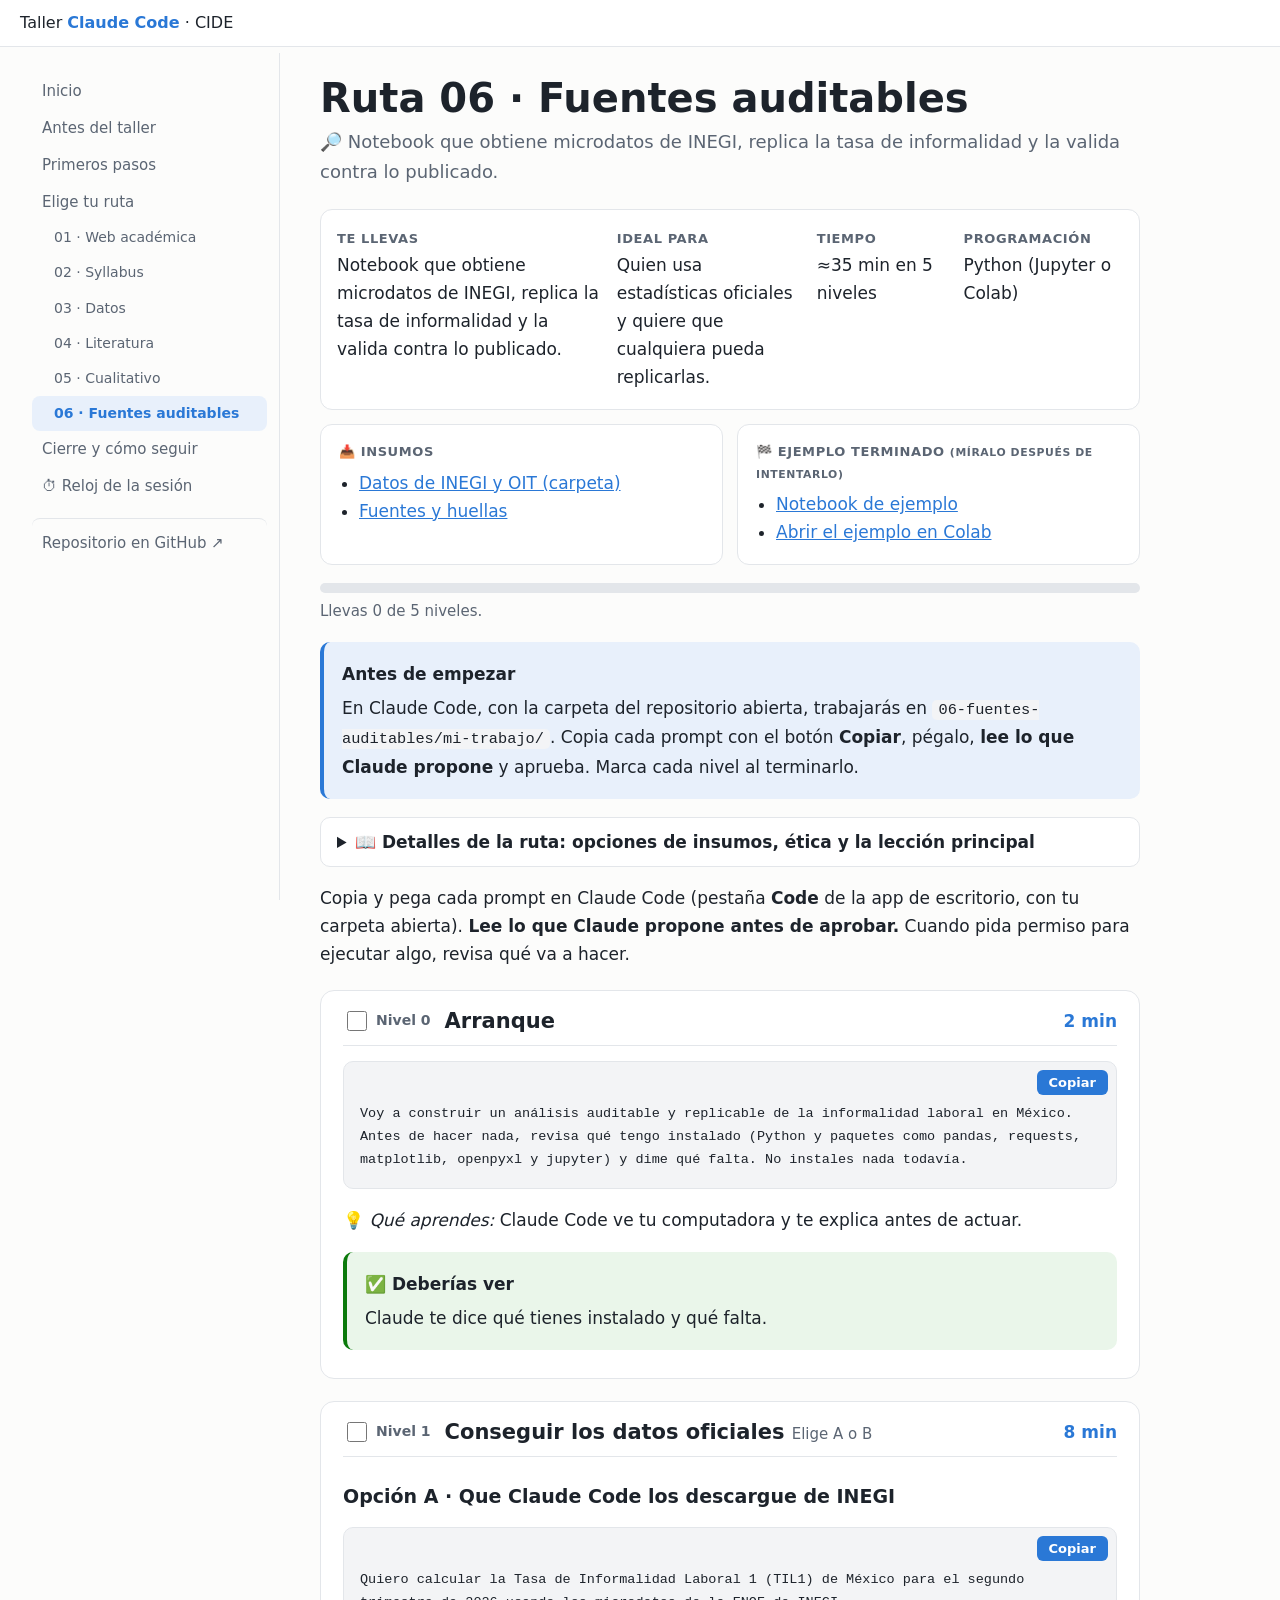
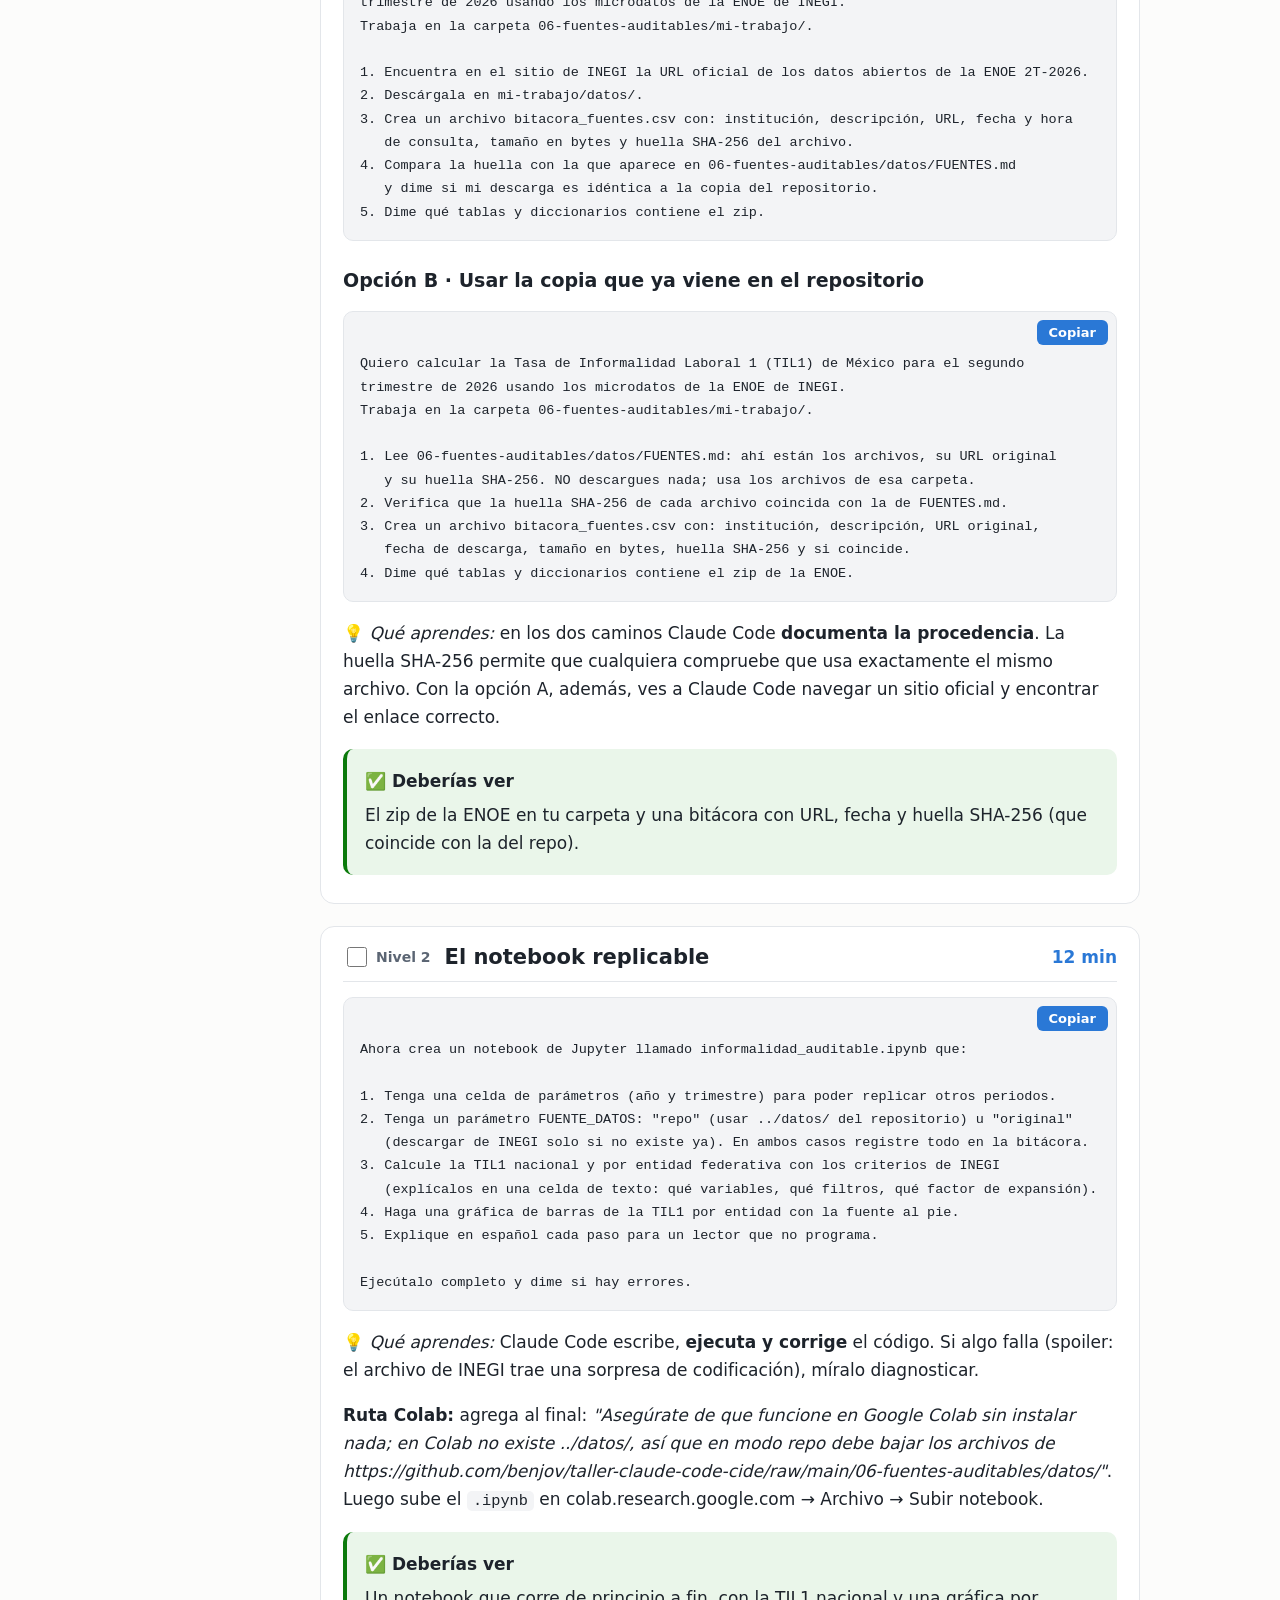
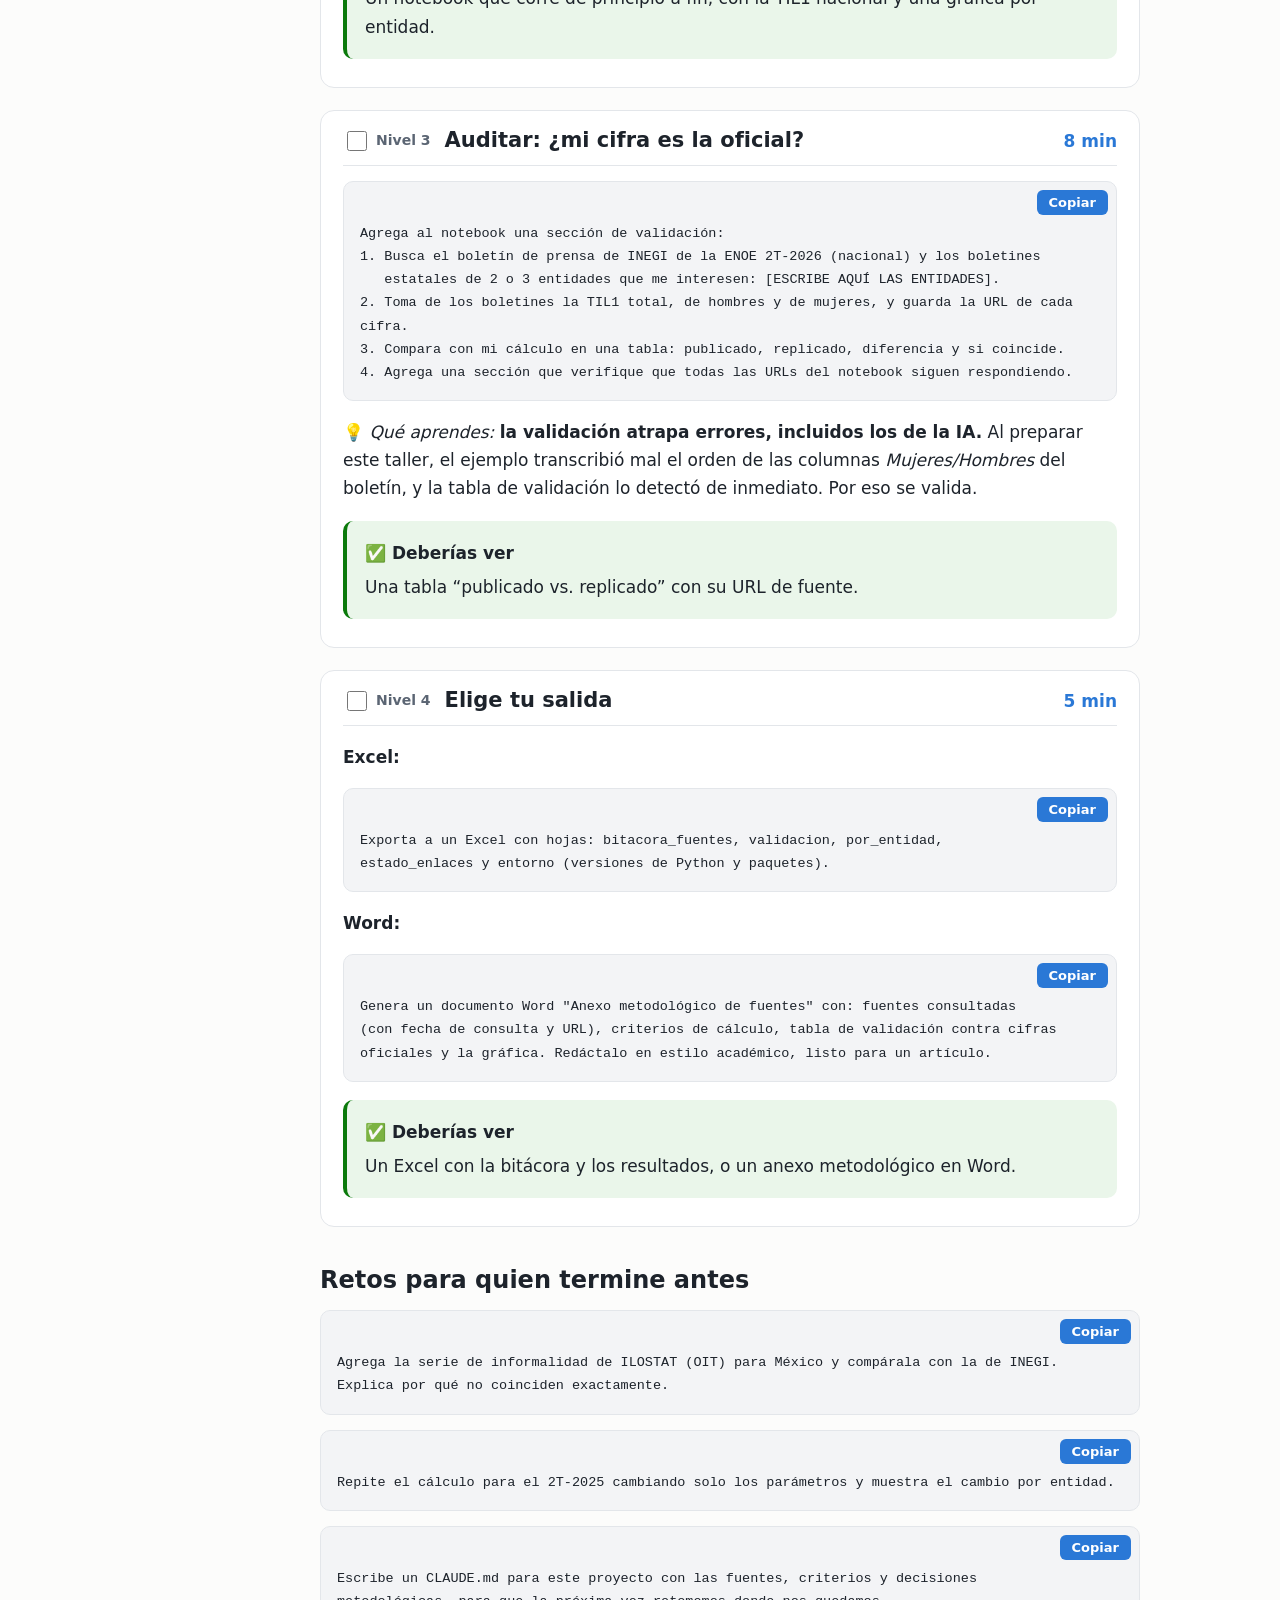
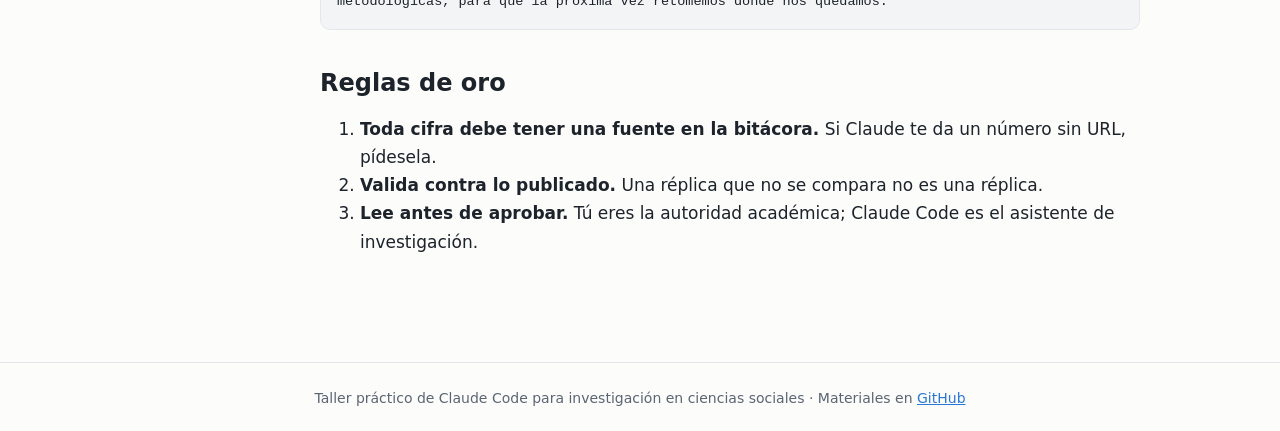
<file: docs/ruta-06.html>
<!DOCTYPE html>
<html lang="es"><head><meta charset="UTF-8"><meta name="viewport" content="width=device-width, initial-scale=1">
<title>Ruta 06 · Fuentes auditables · Taller Claude Code · CIDE</title>
<link rel="stylesheet" href="estilos.css"></head>
<body>
<a class="saltar" href="#contenido">Saltar al contenido</a>
<header class="barra"><a class="marca" href="index.html">Taller <b>Claude Code</b> · CIDE</a>
<button class="menu" aria-expanded="false" aria-controls="nav">☰ Menú</button></header>
<div class="marco">
<nav id="nav" aria-label="Secciones del taller"><a href="index.html">Inicio</a><a href="antes.html">Antes del taller</a><a href="primeros-pasos.html">Primeros pasos</a><a href="rutas.html">Elige tu ruta</a><a href="ruta-01.html" class=sub>01 · Web académica</a><a href="ruta-02.html" class=sub>02 · Syllabus</a><a href="ruta-03.html" class=sub>03 · Datos</a><a href="ruta-04.html" class=sub>04 · Literatura</a><a href="ruta-05.html" class=sub>05 · Cualitativo</a><a href="ruta-06.html" aria-current=page class=sub>06 · Fuentes auditables</a><a href="cierre.html">Cierre y cómo seguir</a><a href="reloj.html">⏱ Reloj de la sesión</a><a class="repo" href="https://github.com/benjov/taller-claude-code-cide">Repositorio en GitHub ↗</a></nav>
<main id="contenido"><h1>Ruta 06 · Fuentes auditables</h1><p class="subtitulo">🔎 Notebook que obtiene microdatos de INEGI, replica la tasa de informalidad y la valida contra lo publicado.</p>
<div class="resumen">
<div><p class="et">Te llevas</p><p>Notebook que obtiene microdatos de INEGI, replica la tasa de informalidad y la valida contra lo publicado.</p></div>
<div><p class="et">Ideal para</p><p>Quien usa estadísticas oficiales y quiere que cualquiera pueda replicarlas.</p></div>
<div><p class="et">Tiempo</p><p>≈35 min en 5 niveles</p></div>
<div><p class="et">Programación</p><p>Python (Jupyter o Colab)</p></div>
</div>
<div class="dos-col">
<div class="tarjeta"><p class="et">📥 Insumos</p><ul><li><a href="https://github.com/benjov/taller-claude-code-cide/tree/main/06-fuentes-auditables/datos">Datos de INEGI y OIT (carpeta)</a></li><li><a href="https://github.com/benjov/taller-claude-code-cide/blob/main/06-fuentes-auditables/datos/FUENTES.md">Fuentes y huellas</a></li></ul></div>
<div class="tarjeta"><p class="et">🏁 Ejemplo terminado <small>(míralo después de intentarlo)</small></p><ul><li><a href="https://github.com/benjov/taller-claude-code-cide/blob/main/06-fuentes-auditables/ejemplo-final/informalidad_auditable.ipynb">Notebook de ejemplo</a></li><li><a href="https://colab.research.google.com/github/benjov/taller-claude-code-cide/blob/main/06-fuentes-auditables/ejemplo-final/informalidad_auditable.ipynb">Abrir el ejemplo en Colab</a></li></ul></div>
</div>
<div class="progreso" data-ruta="06-fuentes-auditables"><div class="barra-p"><span></span></div><p></p></div>
<div class="caja info"><p class="caja-t">Antes de empezar</p><p>En Claude Code, con la carpeta del repositorio abierta, trabajarás en <code>06-fuentes-auditables/mi-trabajo/</code>. Copia cada prompt con el botón <b>Copiar</b>, pégalo, <b>lee lo que Claude propone</b> y aprueba. Marca cada nivel al terminarlo.</p></div>
<details class="detalles"><summary>📖 Detalles de la ruta: opciones de insumos, ética y la lección principal</summary><h2>¿Para quién es esta ruta?</h2>
<p>Para quien trabaja con <strong>estadísticas oficiales</strong> y quiere que cualquier colega, dictaminador o estudiante pueda <strong>saber de dónde salió cada cifra, verificarla y replicarla</strong>.</p>
<h2>Qué te llevas al final (≈35 min)</h2>
<p>Un <strong>notebook de Jupyter</strong> (o Colab) construido por Claude Code que:</p>
<ol>
<li><strong>Descarga</strong> los microdatos oficiales de la ENOE (INEGI) directamente de la fuente.</li>
<li>Registra cada descarga en una <strong>bitácora de fuentes</strong>: URL, institución, fecha de consulta y huella digital (SHA-256) del archivo.</li>
<li><strong>Calcula</strong> la Tasa de Informalidad Laboral (TIL1) nacional y por entidad.</li>
<li><strong>Valida</strong> tu cálculo contra las cifras publicadas por INEGI en sus boletines.</li>
<li><strong>Verifica</strong> que los enlaces sigan funcionando.</li>
<li>Exporta todo a <strong>Excel</strong> (y, si quieres, un <strong>anexo metodológico en Word</strong>).</li>
</ol>
<p>👉 Mira <code>ejemplo-final/</code> para ver cómo luce el producto terminado. <strong>Cuidado: es la meta, no el punto de partida.</strong> La gracia es que tú le pidas a Claude Code que lo construya.</p>
<h2>Datos reales, no sintéticos</h2>
<p>Esta ruta trabaja con <strong>datos públicos reales</strong>:</p>
<table>
<thead>
<tr>
<th>Fuente</th>
<th>Qué es</th>
<th>Tamaño</th>
</tr>
</thead>
<tbody>
<tr>
<td>INEGI · ENOE 2T-2026, datos abiertos</td>
<td>Microdatos de la encuesta de empleo</td>
<td>~41 MB (zip)</td>
</tr>
<tr>
<td>INEGI · Boletines de prensa ENOE (25-ago-2026)</td>
<td>Cifras oficiales publicadas para validar</td>
<td>PDF</td>
</tr>
<tr>
<td>OIT · ILOSTAT</td>
<td>Serie anual de empleo informal, México</td>
<td>CSV pequeño</td>
</tr>
</tbody>
</table>
<h3>Dos caminos: tú decides</h3>
<table>
<thead>
<tr>
<th>Camino</th>
<th>Qué haces</th>
<th>Cuándo elegirlo</th>
</tr>
</thead>
<tbody>
<tr>
<td><strong>A · Descarga desde la fuente</strong></td>
<td>Le pides a Claude Code que encuentre y descargue los datos del sitio de INEGI</td>
<td>Quieres ver a Claude Code buscar, descargar y documentar como lo haría un asistente de investigación</td>
</tr>
<tr>
<td><strong>B · Datos del repositorio</strong></td>
<td>Usas las copias que ya vienen en <code>datos/</code> (ver <code>datos/FUENTES.md</code>)</td>
<td>La red está lenta o prefieres dedicar el tiempo al análisis</td>
</tr>
</tbody>
</table>
<p>En <strong>ambos caminos</strong> la bitácora registra la URL original y la huella SHA-256. Si eliges el A, puedes comprobar que tu descarga es <strong>idéntica</strong> a la copia del repositorio. Eso también es auditar.</p>
<h2>Elige tu formato de salida</h2>
<table>
<thead>
<tr>
<th>Si trabajas en…</th>
<th>Pide…</th>
</tr>
</thead>
<tbody>
<tr>
<td>Python / Jupyter en tu computadora</td>
<td>Un notebook <code>.ipynb</code> que Claude Code ejecute y pruebe</td>
</tr>
<tr>
<td>Google Colab</td>
<td>Un notebook <code>.ipynb</code> que luego <strong>subes a Colab</strong> (Claude Code no corre dentro de Colab)</td>
</tr>
<tr>
<td>Excel</td>
<td>Un libro con hojas: bitácora, resultados, validación y estado de enlaces</td>
</tr>
<tr>
<td>Word</td>
<td>Un "anexo metodológico de fuentes" listo para pegar en un artículo o reporte</td>
</tr>
</tbody>
</table>
<p>Los tres formatos salen del mismo notebook; el notebook es lo que permite <strong>replicar</strong>.</p>
<h2>¿Quieres usar tu propio tema?</h2>
<p>Puedes cambiar "informalidad" por otra estadística (pobreza CONEVAL, homicidios SESNSP, presupuesto SHCP, resultados electorales INE…). Usa los mismos prompts cambiando el tema. Advertencia: cada fuente tiene sus propias trampas (formatos, tokens, codificación), y eso también es aprendizaje.</p>
<h2>Pasos</h2>
<p>Abre <code>prompts.md</code> y sigue los niveles en orden. Cada nivel produce algo que funciona.</p>
<h2>Dónde trabajar</h2>
<p>Abre en Claude Code la carpeta del repositorio y trabaja en una subcarpeta nueva: <code>06-fuentes-auditables/mi-trabajo/</code>. Desde ahí los datos del repo están en <code>../datos/</code>.</p>
<h2>Requisitos técnicos</h2>
<ul>
<li>App de escritorio de Claude con Claude Code (pestaña <strong>Code</strong>) y el repositorio del taller descargado (ver el <code>README.md</code> principal).</li>
<li>Para ejecutar localmente: Python 3 con <code>pandas</code>, <code>requests</code>, <code>matplotlib</code>, <code>openpyxl</code> y <code>jupyter</code> (ver <code>ejemplo-final/requirements.txt</code>). Si falta algo, <strong>pídele a Claude Code que lo instale</strong>.</li>
<li>Ruta Colab: solo necesitas una cuenta de Google.</li>
</ul></details>
<p>Copia y pega cada prompt en Claude Code (pestaña <strong>Code</strong> de la app de escritorio, con tu carpeta abierta).
<strong>Lee lo que Claude propone antes de aprobar.</strong> Cuando pida permiso para ejecutar algo, revisa qué va a hacer.</p><section class="nivel" id="nivel-0">
<div class="nivel-cab"><label class="hecho"><input type="checkbox" data-clave="06-fuentes-auditables-n0"> <span>Nivel 0</span></label>
<h2>Arranque</h2><span class="min">2 min</span></div>
<pre><code>Voy a construir un análisis auditable y replicable de la informalidad laboral en México.
Antes de hacer nada, revisa qué tengo instalado (Python y paquetes como pandas, requests,
matplotlib, openpyxl y jupyter) y dime qué falta. No instales nada todavía.
</code></pre>
<p>💡 <em>Qué aprendes:</em> Claude Code ve tu computadora y te explica antes de actuar.</p><div class="caja check"><p class="caja-t">✅ Deberías ver</p><p>Claude te dice qué tienes instalado y qué falta.</p></div></section><section class="nivel" id="nivel-1">
<div class="nivel-cab"><label class="hecho"><input type="checkbox" data-clave="06-fuentes-auditables-n1"> <span>Nivel 1</span></label>
<h2>Conseguir los datos oficiales <small>Elige A o B</small></h2><span class="min">8 min</span></div>
<h3>Opción A · Que Claude Code los descargue de INEGI</h3>
<pre><code>Quiero calcular la Tasa de Informalidad Laboral 1 (TIL1) de México para el segundo
trimestre de 2026 usando los microdatos de la ENOE de INEGI.
Trabaja en la carpeta 06-fuentes-auditables/mi-trabajo/.

1. Encuentra en el sitio de INEGI la URL oficial de los datos abiertos de la ENOE 2T-2026.
2. Descárgala en mi-trabajo/datos/.
3. Crea un archivo bitacora_fuentes.csv con: institución, descripción, URL, fecha y hora
   de consulta, tamaño en bytes y huella SHA-256 del archivo.
4. Compara la huella con la que aparece en 06-fuentes-auditables/datos/FUENTES.md
   y dime si mi descarga es idéntica a la copia del repositorio.
5. Dime qué tablas y diccionarios contiene el zip.
</code></pre>
<h3>Opción B · Usar la copia que ya viene en el repositorio</h3>
<pre><code>Quiero calcular la Tasa de Informalidad Laboral 1 (TIL1) de México para el segundo
trimestre de 2026 usando los microdatos de la ENOE de INEGI.
Trabaja en la carpeta 06-fuentes-auditables/mi-trabajo/.

1. Lee 06-fuentes-auditables/datos/FUENTES.md: ahí están los archivos, su URL original
   y su huella SHA-256. NO descargues nada; usa los archivos de esa carpeta.
2. Verifica que la huella SHA-256 de cada archivo coincida con la de FUENTES.md.
3. Crea un archivo bitacora_fuentes.csv con: institución, descripción, URL original,
   fecha de descarga, tamaño en bytes, huella SHA-256 y si coincide.
4. Dime qué tablas y diccionarios contiene el zip de la ENOE.
</code></pre>
<p>💡 <em>Qué aprendes:</em> en los dos caminos Claude Code <strong>documenta la procedencia</strong>. La huella SHA-256 permite que cualquiera compruebe que usa exactamente el mismo archivo. Con la opción A, además, ves a Claude Code navegar un sitio oficial y encontrar el enlace correcto.</p><div class="caja check"><p class="caja-t">✅ Deberías ver</p><p>El zip de la ENOE en tu carpeta y una bitácora con URL, fecha y huella SHA-256 (que coincide con la del repo).</p></div></section><section class="nivel" id="nivel-2">
<div class="nivel-cab"><label class="hecho"><input type="checkbox" data-clave="06-fuentes-auditables-n2"> <span>Nivel 2</span></label>
<h2>El notebook replicable</h2><span class="min">12 min</span></div>
<pre><code>Ahora crea un notebook de Jupyter llamado informalidad_auditable.ipynb que:

1. Tenga una celda de parámetros (año y trimestre) para poder replicar otros periodos.
2. Tenga un parámetro FUENTE_DATOS: &quot;repo&quot; (usar ../datos/ del repositorio) u &quot;original&quot;
   (descargar de INEGI solo si no existe ya). En ambos casos registre todo en la bitácora.
3. Calcule la TIL1 nacional y por entidad federativa con los criterios de INEGI
   (explícalos en una celda de texto: qué variables, qué filtros, qué factor de expansión).
4. Haga una gráfica de barras de la TIL1 por entidad con la fuente al pie.
5. Explique en español cada paso para un lector que no programa.

Ejecútalo completo y dime si hay errores.
</code></pre>
<p>💡 <em>Qué aprendes:</em> Claude Code escribe, <strong>ejecuta y corrige</strong> el código. Si algo falla (spoiler: el archivo de INEGI trae una sorpresa de codificación), míralo diagnosticar.</p>
<p><strong>Ruta Colab:</strong> agrega al final: <em>"Asegúrate de que funcione en Google Colab sin instalar nada; en Colab no existe ../datos/, así que en modo repo debe bajar los archivos de https://github.com/benjov/taller-claude-code-cide/raw/main/06-fuentes-auditables/datos/"</em>. Luego sube el <code>.ipynb</code> en colab.research.google.com → Archivo → Subir notebook.</p><div class="caja check"><p class="caja-t">✅ Deberías ver</p><p>Un notebook que corre de principio a fin, con la TIL1 nacional y una gráfica por entidad.</p></div></section><section class="nivel" id="nivel-3">
<div class="nivel-cab"><label class="hecho"><input type="checkbox" data-clave="06-fuentes-auditables-n3"> <span>Nivel 3</span></label>
<h2>Auditar: ¿mi cifra es la oficial?</h2><span class="min">8 min</span></div>
<pre><code>Agrega al notebook una sección de validación:
1. Busca el boletín de prensa de INEGI de la ENOE 2T-2026 (nacional) y los boletines
   estatales de 2 o 3 entidades que me interesen: [ESCRIBE AQUÍ LAS ENTIDADES].
2. Toma de los boletines la TIL1 total, de hombres y de mujeres, y guarda la URL de cada cifra.
3. Compara con mi cálculo en una tabla: publicado, replicado, diferencia y si coincide.
4. Agrega una sección que verifique que todas las URLs del notebook siguen respondiendo.
</code></pre>
<p>💡 <em>Qué aprendes:</em> <strong>la validación atrapa errores, incluidos los de la IA.</strong> Al preparar este taller, el ejemplo transcribió mal el orden de las columnas <em>Mujeres/Hombres</em> del boletín, y la tabla de validación lo detectó de inmediato. Por eso se valida.</p><div class="caja check"><p class="caja-t">✅ Deberías ver</p><p>Una tabla “publicado vs. replicado” con su URL de fuente.</p></div></section><section class="nivel" id="nivel-4">
<div class="nivel-cab"><label class="hecho"><input type="checkbox" data-clave="06-fuentes-auditables-n4"> <span>Nivel 4</span></label>
<h2>Elige tu salida</h2><span class="min">5 min</span></div>
<p><strong>Excel:</strong></p>
<pre><code>Exporta a un Excel con hojas: bitacora_fuentes, validacion, por_entidad,
estado_enlaces y entorno (versiones de Python y paquetes).
</code></pre>
<p><strong>Word:</strong></p>
<pre><code>Genera un documento Word &quot;Anexo metodológico de fuentes&quot; con: fuentes consultadas
(con fecha de consulta y URL), criterios de cálculo, tabla de validación contra cifras
oficiales y la gráfica. Redáctalo en estilo académico, listo para un artículo.
</code></pre><div class="caja check"><p class="caja-t">✅ Deberías ver</p><p>Un Excel con la bitácora y los resultados, o un anexo metodológico en Word.</p></div></section><section class="extra"><h2>Retos para quien termine antes</h2>
<pre><code>Agrega la serie de informalidad de ILOSTAT (OIT) para México y compárala con la de INEGI.
Explica por qué no coinciden exactamente.
</code></pre>
<pre><code>Repite el cálculo para el 2T-2025 cambiando solo los parámetros y muestra el cambio por entidad.
</code></pre>
<pre><code>Escribe un CLAUDE.md para este proyecto con las fuentes, criterios y decisiones
metodológicas, para que la próxima vez retomemos donde nos quedamos.
</code></pre></section><section class="extra"><h2>Reglas de oro</h2>
<ol>
<li><strong>Toda cifra debe tener una fuente en la bitácora.</strong> Si Claude te da un número sin URL, pídesela.</li>
<li><strong>Valida contra lo publicado.</strong> Una réplica que no se compara no es una réplica.</li>
<li><strong>Lee antes de aprobar.</strong> Tú eres la autoridad académica; Claude Code es el asistente de investigación.</li>
</ol></section>
</main></div>
<footer>Taller práctico de Claude Code para investigación en ciencias sociales · Materiales en <a href="https://github.com/benjov/taller-claude-code-cide">GitHub</a></footer>
<div class="toast" role="status" aria-live="polite"></div>
<script src="sitio.js"></script></body></html>
</file>
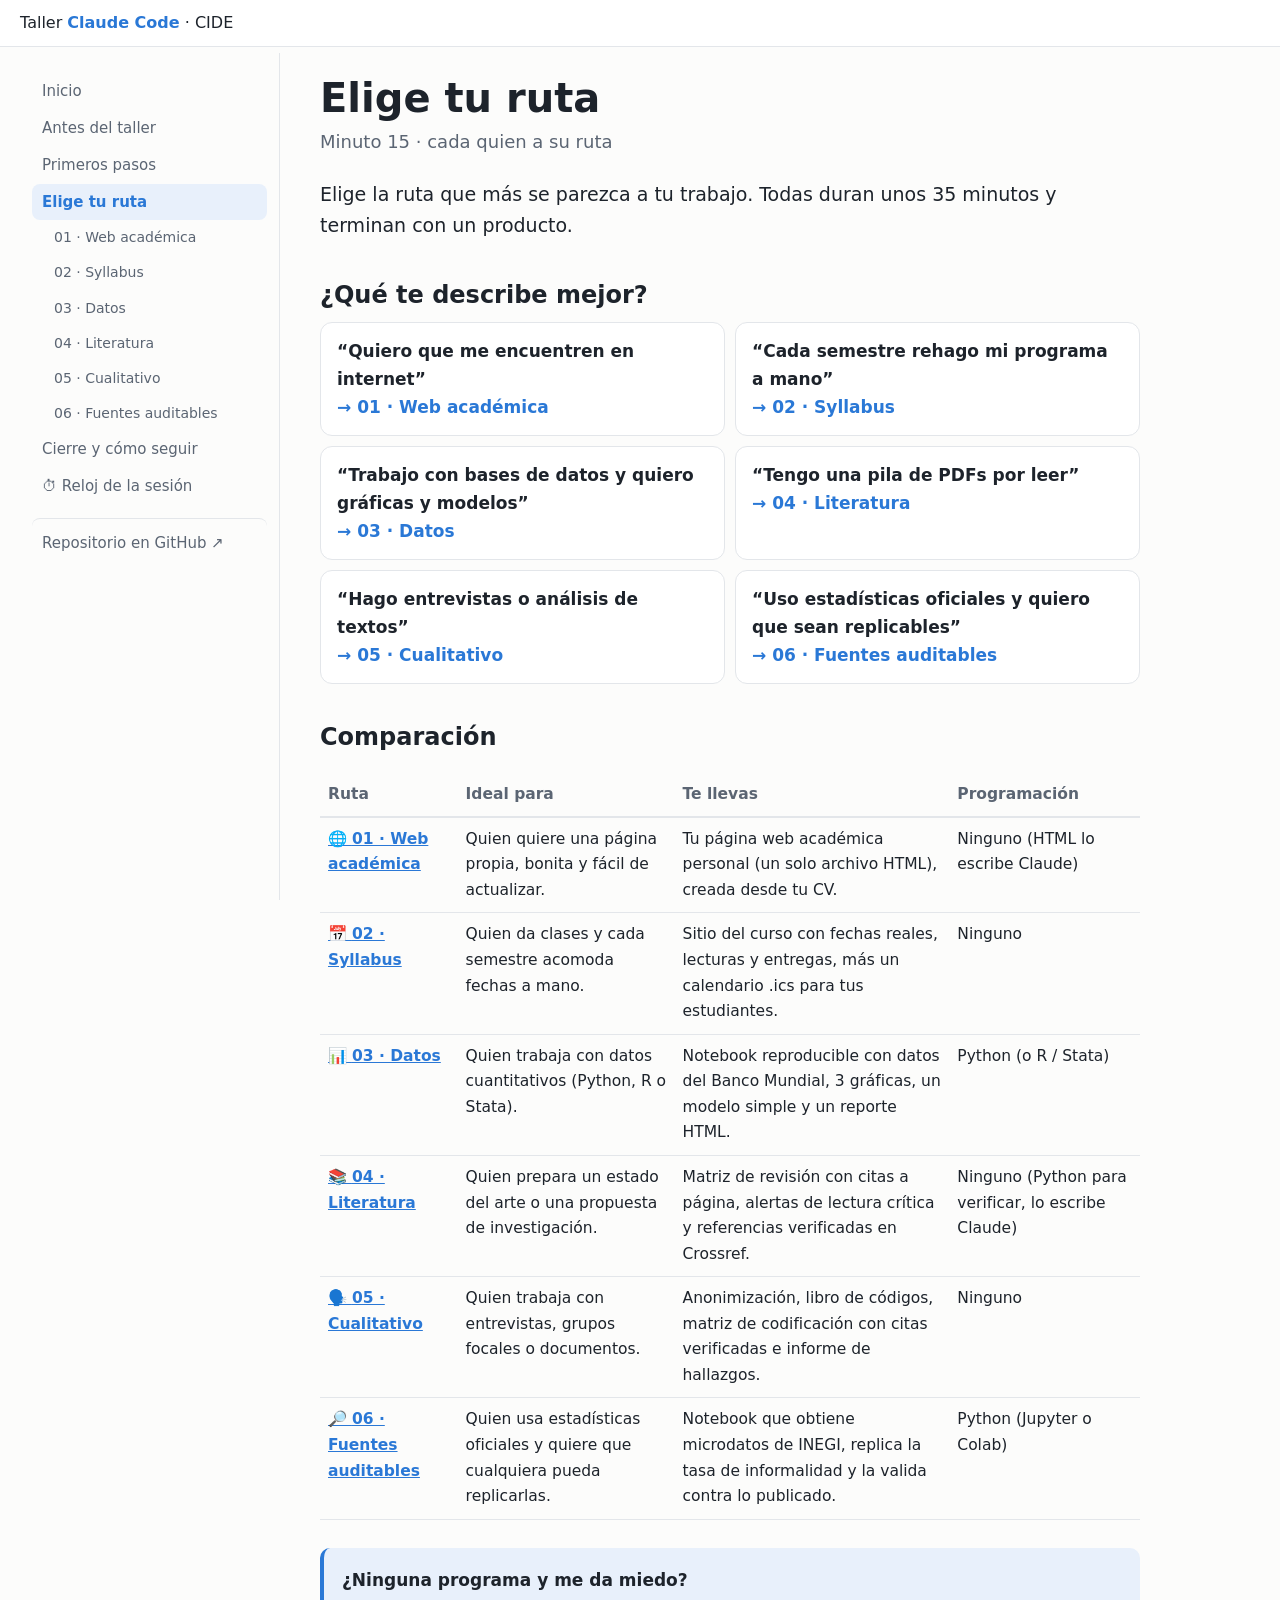
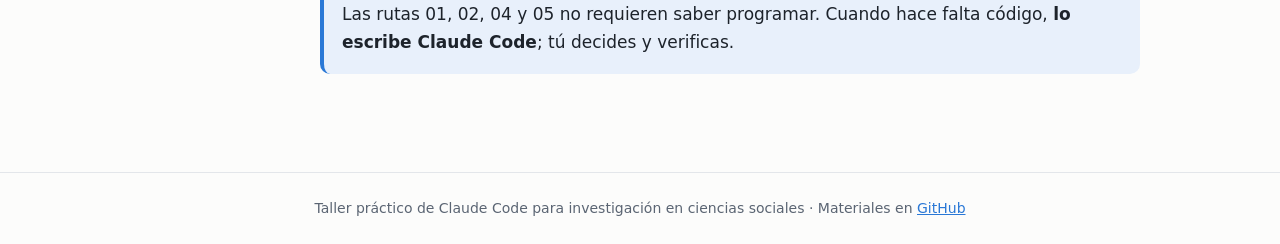
<file: docs/rutas.html>
<!DOCTYPE html>
<html lang="es"><head><meta charset="UTF-8"><meta name="viewport" content="width=device-width, initial-scale=1">
<title>Elige tu ruta · Taller Claude Code · CIDE</title>
<link rel="stylesheet" href="estilos.css"></head>
<body>
<a class="saltar" href="#contenido">Saltar al contenido</a>
<header class="barra"><a class="marca" href="index.html">Taller <b>Claude Code</b> · CIDE</a>
<button class="menu" aria-expanded="false" aria-controls="nav">☰ Menú</button></header>
<div class="marco">
<nav id="nav" aria-label="Secciones del taller"><a href="index.html">Inicio</a><a href="antes.html">Antes del taller</a><a href="primeros-pasos.html">Primeros pasos</a><a href="rutas.html" aria-current=page>Elige tu ruta</a><a href="ruta-01.html" class=sub>01 · Web académica</a><a href="ruta-02.html" class=sub>02 · Syllabus</a><a href="ruta-03.html" class=sub>03 · Datos</a><a href="ruta-04.html" class=sub>04 · Literatura</a><a href="ruta-05.html" class=sub>05 · Cualitativo</a><a href="ruta-06.html" class=sub>06 · Fuentes auditables</a><a href="cierre.html">Cierre y cómo seguir</a><a href="reloj.html">⏱ Reloj de la sesión</a><a class="repo" href="https://github.com/benjov/taller-claude-code-cide">Repositorio en GitHub ↗</a></nav>
<main id="contenido"><h1>Elige tu ruta</h1><p class="subtitulo">Minuto 15 · cada quien a su ruta</p>

<p class="lead">Elige la ruta que más se parezca a tu trabajo. Todas duran unos 35 minutos y terminan con un producto.</p>
<h2>¿Qué te describe mejor?</h2>
<div class="elige">
<a href="ruta-01.html"><b>“Quiero que me encuentren en internet”</b><span>→ 01 · Web académica</span></a>
<a href="ruta-02.html"><b>“Cada semestre rehago mi programa a mano”</b><span>→ 02 · Syllabus</span></a>
<a href="ruta-03.html"><b>“Trabajo con bases de datos y quiero gráficas y modelos”</b><span>→ 03 · Datos</span></a>
<a href="ruta-04.html"><b>“Tengo una pila de PDFs por leer”</b><span>→ 04 · Literatura</span></a>
<a href="ruta-05.html"><b>“Hago entrevistas o análisis de textos”</b><span>→ 05 · Cualitativo</span></a>
<a href="ruta-06.html"><b>“Uso estadísticas oficiales y quiero que sean replicables”</b><span>→ 06 · Fuentes auditables</span></a>
</div>
<h2>Comparación</h2>
<div class="tabla-scroll"><table><thead><tr><th>Ruta</th><th>Ideal para</th><th>Te llevas</th><th>Programación</th></tr></thead><tbody><tr><td><a href="ruta-01.html">🌐 <b>01 · Web académica</b></a></td><td>Quien quiere una página propia, bonita y fácil de actualizar.</td><td>Tu página web académica personal (un solo archivo HTML), creada desde tu CV.</td><td>Ninguno (HTML lo escribe Claude)</td></tr><tr><td><a href="ruta-02.html">📅 <b>02 · Syllabus</b></a></td><td>Quien da clases y cada semestre acomoda fechas a mano.</td><td>Sitio del curso con fechas reales, lecturas y entregas, más un calendario .ics para tus estudiantes.</td><td>Ninguno</td></tr><tr><td><a href="ruta-03.html">📊 <b>03 · Datos</b></a></td><td>Quien trabaja con datos cuantitativos (Python, R o Stata).</td><td>Notebook reproducible con datos del Banco Mundial, 3 gráficas, un modelo simple y un reporte HTML.</td><td>Python (o R / Stata)</td></tr><tr><td><a href="ruta-04.html">📚 <b>04 · Literatura</b></a></td><td>Quien prepara un estado del arte o una propuesta de investigación.</td><td>Matriz de revisión con citas a página, alertas de lectura crítica y referencias verificadas en Crossref.</td><td>Ninguno (Python para verificar, lo escribe Claude)</td></tr><tr><td><a href="ruta-05.html">🗣️ <b>05 · Cualitativo</b></a></td><td>Quien trabaja con entrevistas, grupos focales o documentos.</td><td>Anonimización, libro de códigos, matriz de codificación con citas verificadas e informe de hallazgos.</td><td>Ninguno</td></tr><tr><td><a href="ruta-06.html">🔎 <b>06 · Fuentes auditables</b></a></td><td>Quien usa estadísticas oficiales y quiere que cualquiera pueda replicarlas.</td><td>Notebook que obtiene microdatos de INEGI, replica la tasa de informalidad y la valida contra lo publicado.</td><td>Python (Jupyter o Colab)</td></tr></tbody></table></div>
<div class="caja info"><p class="caja-t">¿Ninguna programa y me da miedo?</p><p>Las rutas 01, 02, 04 y 05 no requieren saber programar. Cuando hace falta código, <b>lo escribe Claude Code</b>; tú decides y verificas.</p></div>

</main></div>
<footer>Taller práctico de Claude Code para investigación en ciencias sociales · Materiales en <a href="https://github.com/benjov/taller-claude-code-cide">GitHub</a></footer>
<div class="toast" role="status" aria-live="polite"></div>
<script src="sitio.js"></script></body></html>
</file>
<file: docs/estilos.css>
:root{--fondo:#fcfcfb;--sup:#ffffff;--texto:#1d232b;--tenue:#5b6573;--acento:#2a78d6;--acento2:#1c5cab;--suave:#e8f0fb;--borde:#e3e6ea;
--ok:#0b7a0b;--ok-f:#eaf6ea;--aviso:#b03a2e;--aviso-f:#fbeceb;--cod:#f3f4f6;--nav:260px}
@media (prefers-color-scheme:dark){:root{--fondo:#1a1a19;--sup:#222220;--texto:#f0efec;--tenue:#c3c2b7;--acento:#5598e7;--acento2:#86b6ef;--suave:#24303d;
--borde:#383835;--ok:#5cc85c;--ok-f:#1f2b1f;--aviso:#e7766b;--aviso-f:#2e2120;--cod:#2a2a28}}
*{box-sizing:border-box}html{scroll-behavior:smooth}
body{margin:0;font:17px/1.65 system-ui,-apple-system,"Segoe UI",Roboto,sans-serif;background:var(--fondo);color:var(--texto)}
a{color:var(--acento)}.saltar{position:absolute;left:-999px}.saltar:focus{left:8px;top:8px;background:var(--sup);padding:6px 10px;z-index:9}
.barra{position:sticky;top:0;z-index:5;display:flex;justify-content:space-between;align-items:center;padding:10px 20px;background:var(--sup);border-bottom:1px solid var(--borde)}
.marca{text-decoration:none;color:var(--texto);font-size:16px}.marca b{color:var(--acento)}
.menu{display:none;font:inherit;background:none;border:1px solid var(--borde);border-radius:8px;padding:4px 10px;color:var(--texto)}
.marco{display:grid;grid-template-columns:var(--nav) 1fr;max-width:1240px;margin:0 auto}
nav{position:sticky;top:53px;align-self:start;height:calc(100vh - 53px);overflow:auto;padding:20px 12px;border-right:1px solid var(--borde)}
nav a{display:block;padding:6px 10px;border-radius:8px;text-decoration:none;color:var(--tenue);font-size:15px}
nav a.sub{padding-left:22px;font-size:14px}nav a:hover{background:var(--suave);color:var(--texto)}
nav a[aria-current=page]{background:var(--suave);color:var(--acento);font-weight:600}nav .repo{margin-top:14px;border-top:1px solid var(--borde);padding-top:12px}
main{padding:28px 40px 80px;min-width:0;max-width:900px}
h1{font-size:clamp(28px,4vw,40px);line-height:1.15;margin:0 0 6px}.subtitulo{color:var(--tenue);margin:0 0 22px;font-size:18px}
h2{font-size:24px;margin:38px 0 12px;line-height:1.25}h3{font-size:19px;margin:24px 0 8px}
.lead{font-size:19px}.tenue{color:var(--tenue)}.nota{color:var(--tenue);font-size:15px}
code{background:var(--cod);padding:1px 6px;border-radius:5px;font-size:.9em}
pre{position:relative;background:var(--cod);border:1px solid var(--borde);border-radius:10px;padding:16px 16px 16px 16px;overflow:auto;white-space:pre-wrap;font-size:15px;line-height:1.55}
pre code{background:none;padding:0}
.copiar{position:absolute;top:8px;right:8px;font:600 13px system-ui;background:var(--acento);color:#fff;border:0;border-radius:6px;padding:5px 12px;cursor:pointer}
.copiar.ok{background:var(--ok)}pre:has(.copiar){padding-top:40px}
table{width:100%;border-collapse:collapse;font-size:15.5px;margin:10px 0}th{text-align:left;color:var(--tenue);font-weight:600;border-bottom:2px solid var(--borde);padding:8px}
td{border-bottom:1px solid var(--borde);padding:9px 8px;vertical-align:top}.tabla-scroll{overflow-x:auto}
.ui{display:inline-block;border:1px solid var(--borde);background:var(--sup);border-radius:6px;padding:0 7px;font-size:.92em;font-weight:600}
.boton{display:inline-block;background:var(--acento);color:#fff;border:0;border-radius:8px;padding:8px 16px;font:600 15px system-ui;text-decoration:none;cursor:pointer}
.boton.sec{background:var(--sup);color:var(--texto);border:1px solid var(--borde)}.siguiente{margin-top:30px}
.caja{border-radius:10px;padding:12px 18px;margin:18px 0;border-left:4px solid var(--acento);background:var(--suave)}
.caja p{margin:6px 0}.caja-t{font-weight:700}.caja.check{border-color:var(--ok);background:var(--ok-f)}.caja.aviso{border-color:var(--aviso);background:var(--aviso-f)}
.pasos3{display:grid;grid-template-columns:repeat(3,1fr);gap:14px;margin:22px 0}
.pasos3 a{display:flex;flex-direction:column;gap:2px;padding:16px;border:1px solid var(--borde);border-radius:12px;background:var(--sup);text-decoration:none;color:var(--texto)}
.pasos3 a:hover{border-color:var(--acento)}.pasos3 span{font-weight:800;color:var(--acento);font-size:22px}.pasos3 small{color:var(--tenue)}
.agenda{list-style:none;padding:0;margin:0}.agenda li{display:grid;grid-template-columns:90px 1fr;gap:14px;padding:12px;border-bottom:1px solid var(--borde);border-radius:8px}
.agenda .t{font-weight:700;color:var(--acento);font-variant-numeric:tabular-nums}.agenda p{margin:2px 0 0;color:var(--tenue);font-size:15.5px}
.agenda li.actual{background:var(--suave);outline:2px solid var(--acento)}.agenda li.pasada{opacity:.5}
.rutas-grid{display:grid;grid-template-columns:repeat(auto-fill,minmax(250px,1fr));gap:12px}
.ruta-card{display:flex;flex-direction:column;gap:4px;padding:16px;border:1px solid var(--borde);border-radius:12px;background:var(--sup);text-decoration:none;color:var(--texto)}
.ruta-card:hover{border-color:var(--acento)}.ruta-card span:last-child{color:var(--tenue);font-size:15px}.ico{font-size:26px}
.dos-col{display:grid;grid-template-columns:1fr 1fr;gap:14px;margin:14px 0}.tarjeta{border:1px solid var(--borde);border-radius:12px;padding:12px 18px;background:var(--sup)}
.tarjeta ul{margin:6px 0;padding-left:20px}.et{font-size:13px;text-transform:uppercase;letter-spacing:.6px;color:var(--tenue);font-weight:700;margin:4px 0}
.resumen{display:grid;grid-template-columns:2fr 1.4fr 1fr 1.2fr;gap:14px;padding:16px;border:1px solid var(--borde);border-radius:12px;background:var(--sup)}
.resumen p{margin:2px 0}
.progreso{margin:18px 0}.barra-p{height:10px;background:var(--borde);border-radius:999px;overflow:hidden}.barra-p span{display:block;height:100%;width:0;background:var(--ok);transition:width .3s}
.progreso p{margin:6px 0;color:var(--tenue);font-size:15px}
.detalles{border:1px solid var(--borde);border-radius:10px;padding:10px 16px;margin:14px 0;background:var(--sup)}.detalles summary{cursor:pointer;font-weight:600}
.nivel{border:1px solid var(--borde);border-radius:14px;padding:6px 22px 10px;margin:22px 0;background:var(--sup);scroll-margin-top:70px}
.nivel.hecho-ok{border-color:var(--ok)}.nivel-cab{display:flex;align-items:center;gap:14px;flex-wrap:wrap;border-bottom:1px solid var(--borde);padding:10px 0;margin-bottom:6px}
.nivel-cab h2{margin:0;font-size:21px;flex:1}.nivel-cab h2 small{font-weight:500;color:var(--tenue);font-size:15px}
.min{font-weight:700;color:var(--acento);white-space:nowrap}.hecho{display:flex;align-items:center;gap:6px;font-weight:700;color:var(--tenue);font-size:14px;cursor:pointer}
.hecho input,.checklist input{width:20px;height:20px;accent-color:var(--ok)}
.extra{margin:26px 0}.checklist{padding-left:22px}.checklist>li{margin-bottom:18px}.checklist label{cursor:pointer}
.anatomia,.reglas{display:grid;grid-template-columns:repeat(auto-fill,minmax(160px,1fr));gap:10px}.reglas{grid-template-columns:repeat(auto-fill,minmax(200px,1fr))}
.anatomia div,.reglas div{border:1px solid var(--borde);border-radius:10px;padding:12px;background:var(--sup);display:flex;flex-direction:column}
.anatomia span,.reglas span{color:var(--tenue);font-size:15px}
.elige{display:grid;grid-template-columns:1fr 1fr;gap:10px}.elige a{padding:14px 16px;border:1px solid var(--borde);border-radius:12px;background:var(--sup);text-decoration:none;color:var(--texto);display:flex;flex-direction:column}
.elige a:hover{border-color:var(--acento)}.elige span{color:var(--acento);font-weight:600}
.reloj{border:1px solid var(--borde);border-radius:16px;background:var(--sup);padding:24px;display:grid;grid-template-columns:1.3fr 1fr;gap:20px}
#fase-nombre{font-size:clamp(30px,5vw,54px);font-weight:800;margin:0;line-height:1.1}#fase-resta{font-size:clamp(48px,9vw,110px);font-weight:800;margin:0;font-variant-numeric:tabular-nums;color:var(--acento);line-height:1}
.reloj-barra{grid-column:1/-1;height:14px;background:var(--borde);border-radius:999px;overflow:hidden}.reloj-barra span{display:block;height:100%;width:0;background:var(--acento)}
.reloj-ctrl{grid-column:1/-1;display:flex;gap:8px;flex-wrap:wrap}.reloj:fullscreen{padding:6vw;align-content:center}
footer{text-align:center;color:var(--tenue);font-size:14px;padding:24px;border-top:1px solid var(--borde)}
.toast{position:fixed;bottom:20px;left:50%;transform:translateX(-50%);background:var(--texto);color:var(--fondo);padding:8px 16px;border-radius:8px;opacity:0;transition:.2s;pointer-events:none}
.toast.ver{opacity:1}
@media (max-width:900px){.marco{grid-template-columns:1fr}nav{display:none;position:static;height:auto;border-right:0;border-bottom:1px solid var(--borde)}
nav.abierto{display:block}.menu{display:block}main{padding:20px 18px 60px}.pasos3,.dos-col,.elige,.reloj{grid-template-columns:1fr}.resumen{grid-template-columns:1fr 1fr}}
@media print{.barra,nav,.copiar,.reloj-ctrl,footer{display:none}.marco{display:block}}
</file>
